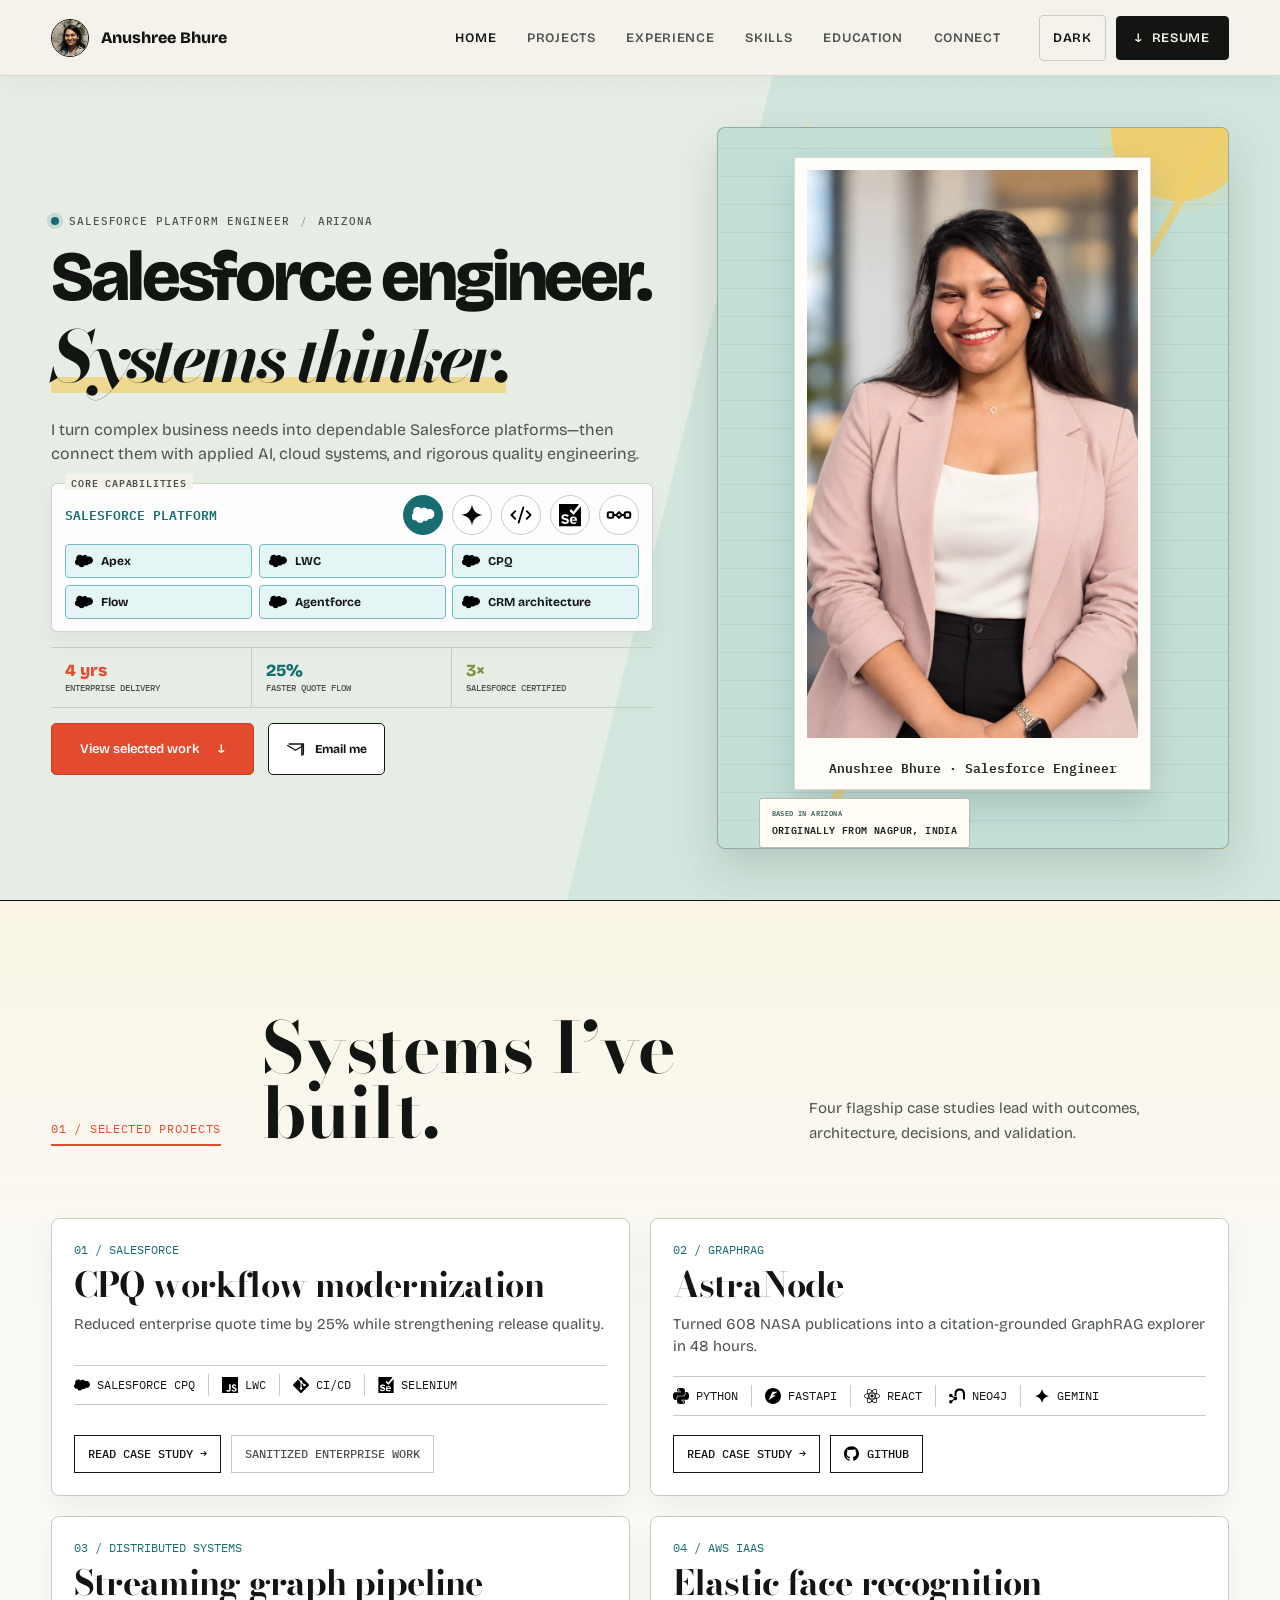
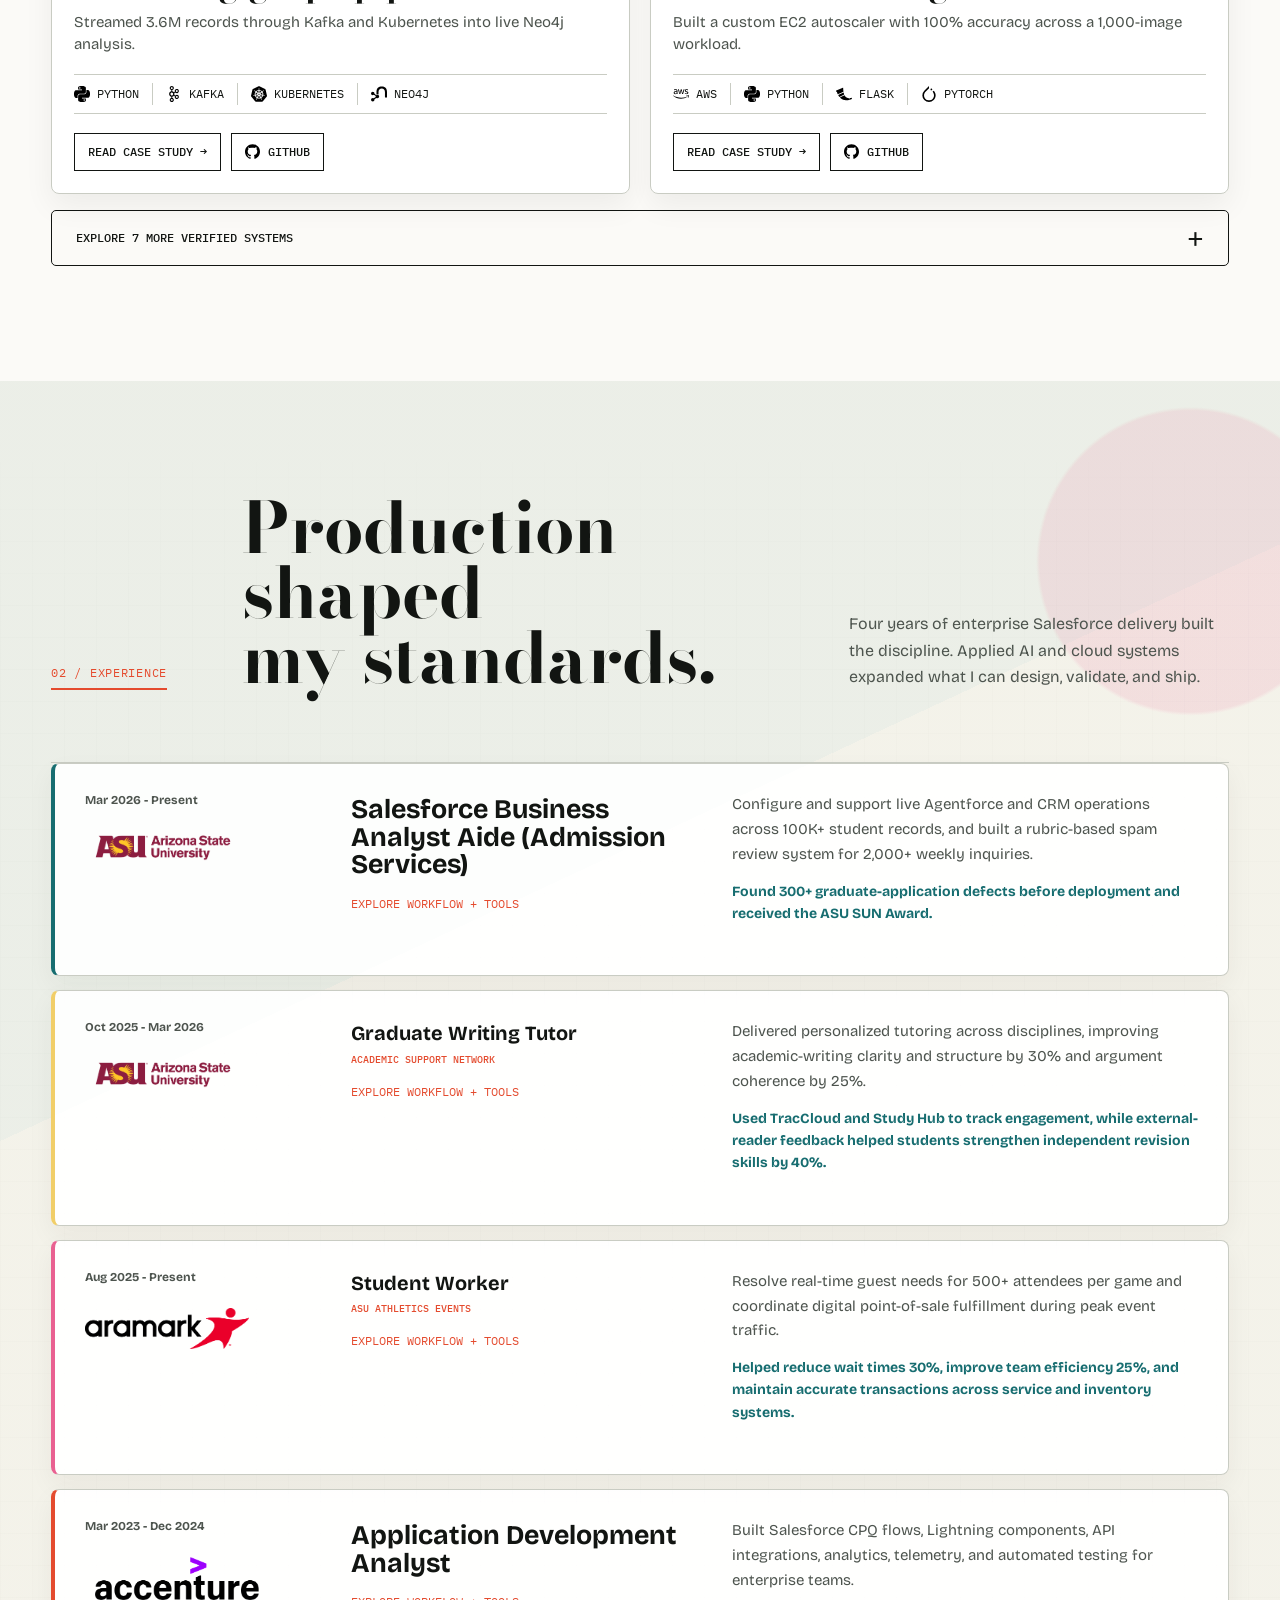
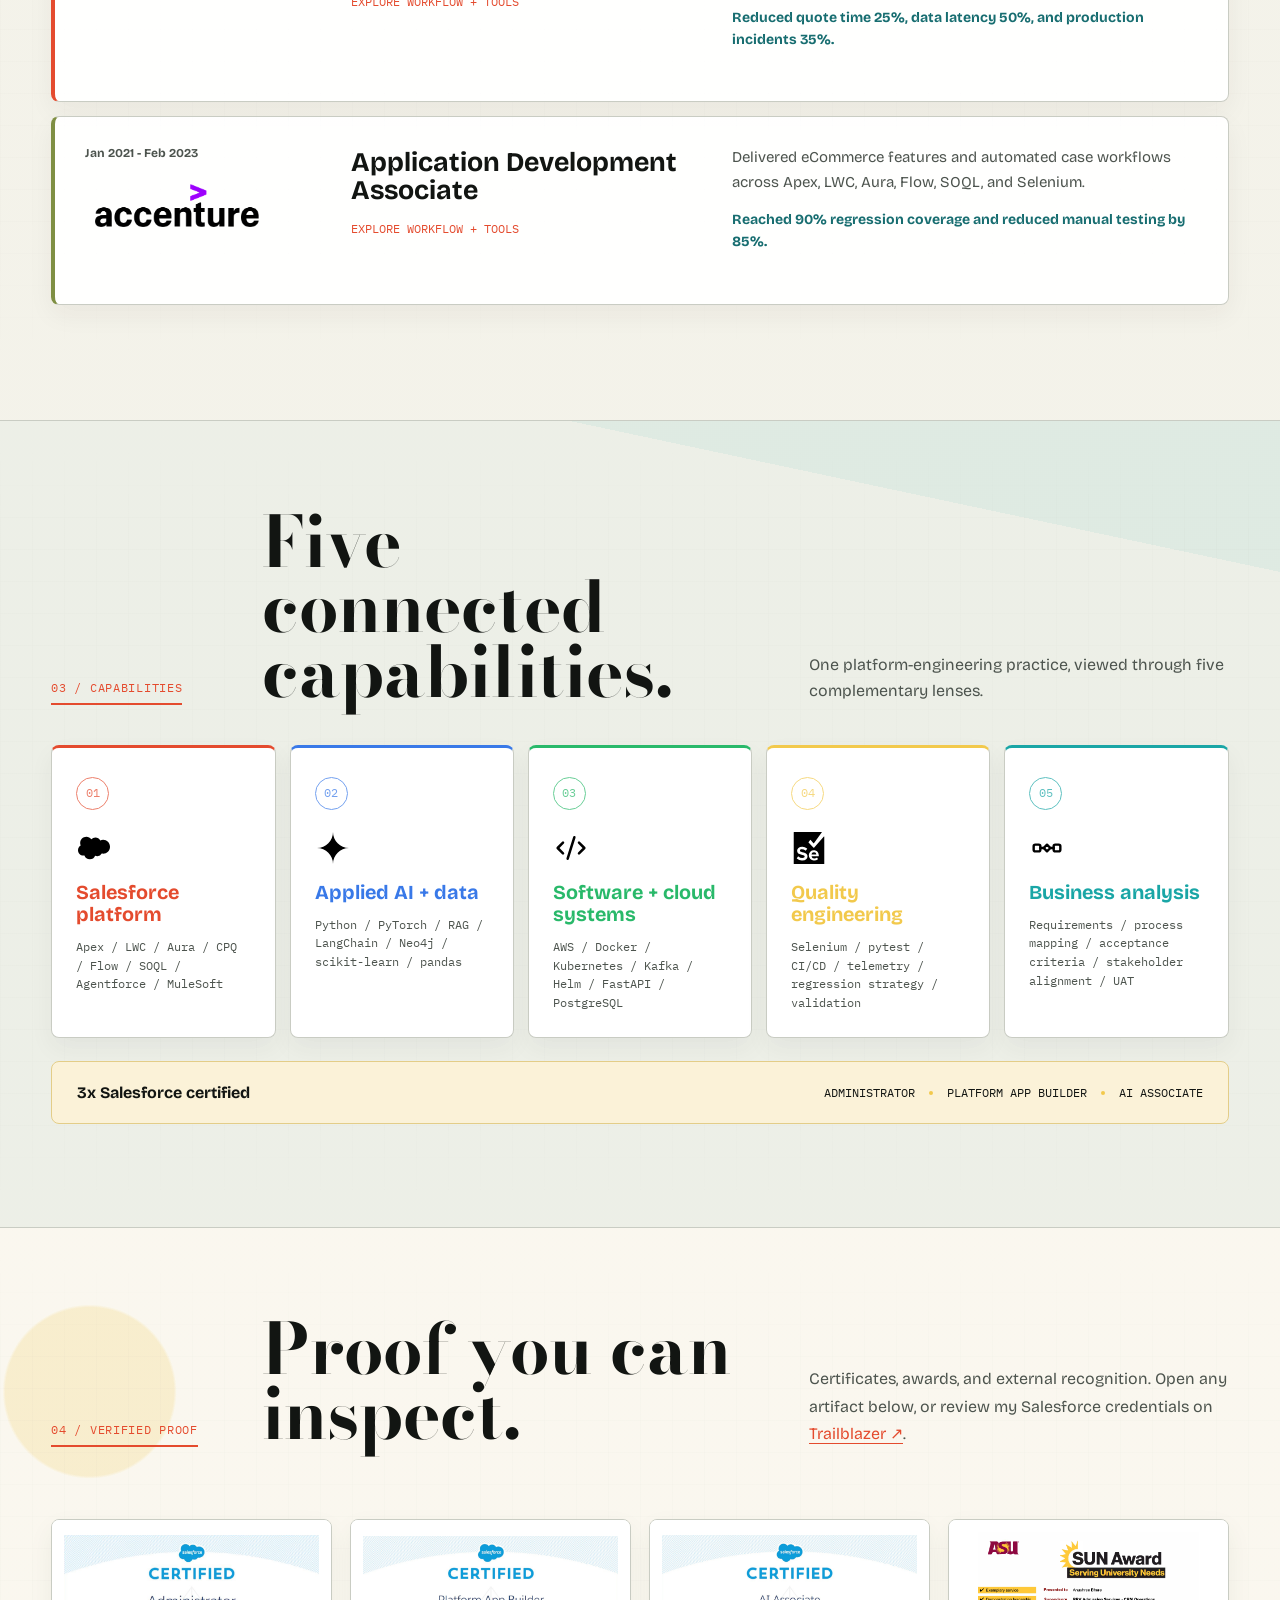
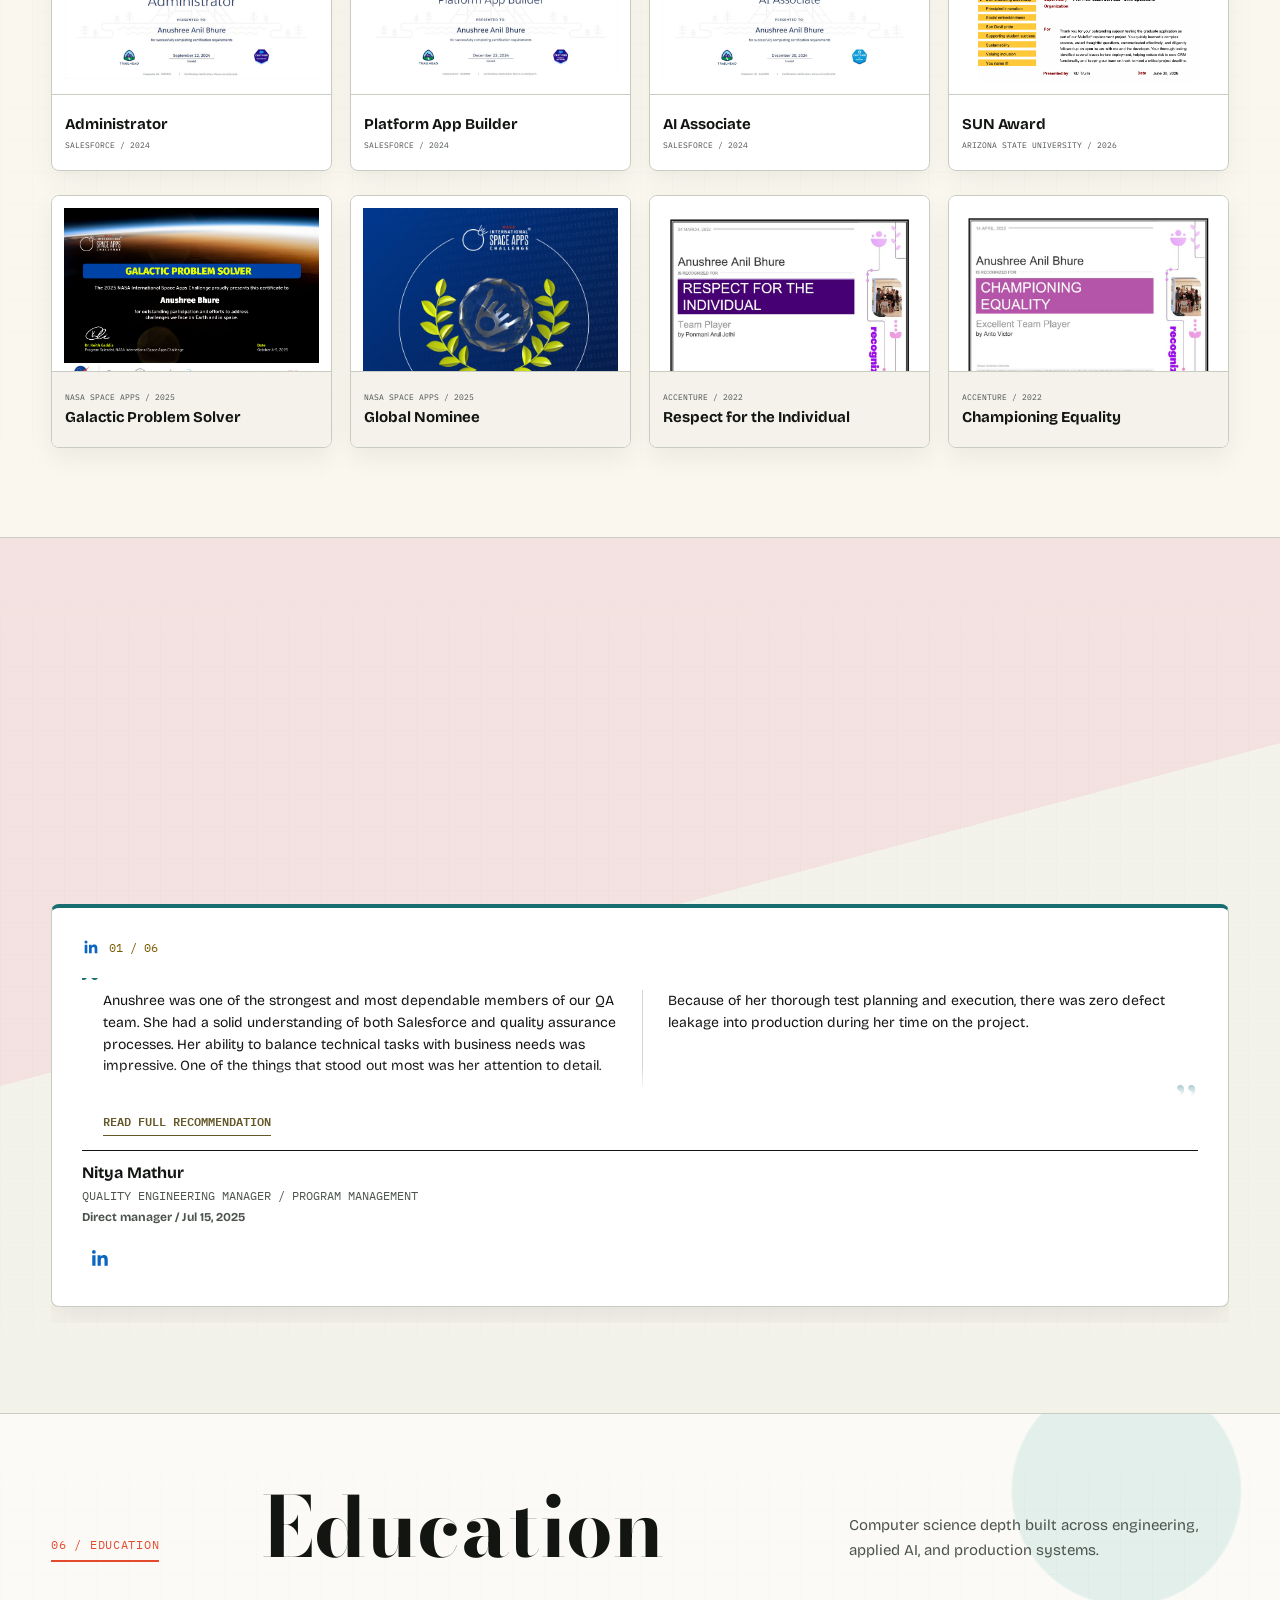
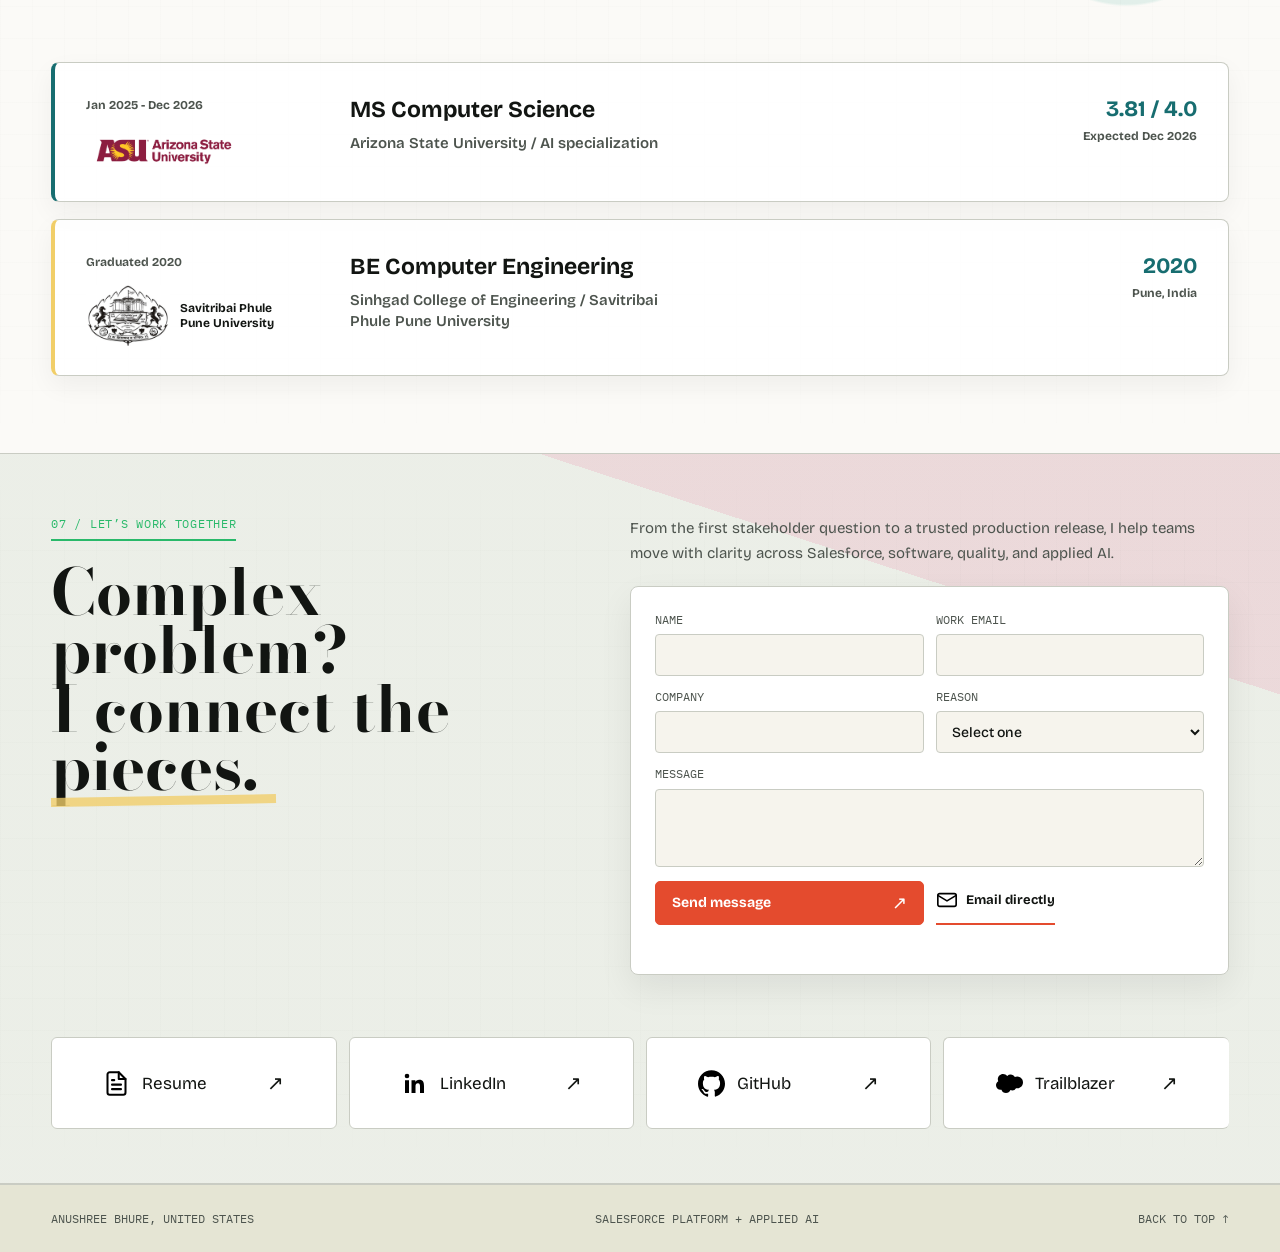
<file: index.html>
<!doctype html>
<html lang="en" data-theme="light">
<head>
  <meta charset="utf-8">
  <meta name="viewport" content="width=device-width, initial-scale=1">
  <title>Anushree Bhure | Salesforce Platform Engineer</title>
  <meta name="description" content="Anushree Bhure is a Salesforce platform engineer combining four years of enterprise delivery with applied AI, cloud systems, and production-minded testing.">
  <meta name="author" content="Anushree Bhure">
  <meta name="theme-color" content="#f4f2ea">
  <meta property="og:type" content="website">
  <meta property="og:url" content="https://anushreebhure98.github.io">
  <meta property="og:title" content="Anushree Bhure | Salesforce Platform Engineer">
  <meta property="og:description" content="Enterprise Salesforce experience. Applied AI depth. Measurable systems impact.">
  <meta property="og:image" content="https://anushreebhure98.github.io/assets/photo/anushree-social-professional.jpg">
  <meta property="og:image:width" content="1200">
  <meta property="og:image:height" content="1500">
  <meta property="og:image:alt" content="Anushree Bhure, Salesforce Platform Engineer">
  <meta name="twitter:card" content="summary_large_image">
  <meta name="twitter:title" content="Anushree Bhure | Salesforce Platform Engineer">
  <meta name="twitter:description" content="Enterprise Salesforce experience. Applied AI depth. Measurable systems impact.">
  <meta name="twitter:image" content="https://anushreebhure98.github.io/assets/photo/anushree-social-professional.jpg">
  <link rel="icon" type="image/svg+xml" href="favicon.svg">
  <link rel="canonical" href="https://anushreebhure98.github.io">
  <link rel="sitemap" type="application/xml" href="sitemap.xml">
  <link rel="preconnect" href="https://fonts.googleapis.com">
  <link rel="preconnect" href="https://fonts.gstatic.com" crossorigin>
  <link href="https://fonts.googleapis.com/css2?family=Bodoni+Moda:ital,opsz,wght@0,6..96,700;1,6..96,700&amp;family=Bricolage+Grotesque:opsz,wght@12..96,400;12..96,500;12..96,600;12..96,700;12..96,800&amp;family=IBM+Plex+Mono:wght@400;500&amp;display=swap" rel="stylesheet">
  <link rel="stylesheet" href="style.css?v=132">
  <script type="application/ld+json">
  {
    "@context": "https://schema.org",
    "@type": "Person",
    "name": "Anushree Bhure",
    "url": "https://anushreebhure98.github.io",
    "image": "https://anushreebhure98.github.io/assets/photo/anushree-social-professional.jpg",
    "jobTitle": "Salesforce Platform Engineer",
    "description": "Salesforce platform engineer combining enterprise delivery with applied AI, cloud systems, and production-minded testing.",
    "sameAs": [
      "https://www.linkedin.com/in/anushree-bhure",
      "https://github.com/anushreebhure98",
      "https://www.salesforce.com/trailblazer/anushreebhure"
    ],
    "affiliation": { "@type": "CollegeOrUniversity", "name": "Arizona State University" },
    "alumniOf": { "@type": "CollegeOrUniversity", "name": "Savitribai Phule Pune University" },
    "knowsAbout": [
      "Salesforce",
      "Salesforce CPQ",
      "Lightning Web Components",
      "Applied AI",
      "Quality Engineering",
      "Cloud Systems",
      "Business Analysis"
    ]
  }
  </script>
</head>
<body>
  <canvas class="watercolor-cursor" id="watercolor-cursor" aria-hidden="true"></canvas>
  <svg class="page-filters" width="0" height="0" aria-hidden="true" focusable="false">
    <filter id="portrait-green-screen" x="-5%" y="-5%" width="110%" height="110%" color-interpolation-filters="sRGB">
      <feColorMatrix in="SourceGraphic" result="keyed-alpha" type="matrix" values="1 0 0 0 0  0 1 0 0 0  0 0 1 0 0  1.4 -2.2 1.4 0 1"></feColorMatrix>
      <feComposite in="SourceGraphic" in2="keyed-alpha" operator="in"></feComposite>
    </filter>
  </svg>
  <a class="skip-link" href="#main">Skip to content</a>
  <div class="scroll-progress" aria-hidden="true"><span></span></div>

  <header class="site-header">
    <a class="brand" href="#top" aria-label="Anushree Bhure, home">
      <span class="brand-mark"><img src="assets/photo/anushree-avatar.webp" alt="" width="38" height="38"></span>
      <span class="brand-name">Anushree Bhure</span>
    </a>
    <nav class="desktop-nav" aria-label="Main navigation">
      <a href="#top">Home</a>
      <a href="#work">Projects</a>
      <a href="#experience">Experience</a>
      <a href="#capabilities">Skills</a>
      <a href="#education">Education</a>
      <a href="#contact">Connect</a>
    </nav>
    <div class="header-actions">
      <button class="theme-toggle" id="theme-toggle" type="button" aria-label="Switch to dark theme">Dark</button>
      <a class="header-cta" href="output/pdf/Anushree-Bhure-Resume.pdf" target="_blank" rel="noreferrer"><span aria-hidden="true">&#8595;</span> Resume</a>
      <button class="menu-toggle" id="menu-toggle" type="button" aria-label="Open navigation" aria-expanded="false"><span></span><span></span></button>
    </div>
    <nav class="mobile-nav" id="mobile-nav" aria-label="Mobile navigation">
      <a href="#work">Projects</a>
      <a href="#experience">Experience</a>
      <a href="#capabilities">Skills</a>
      <a href="#recommendations">Recommendations</a>
      <a href="#education">Education</a>
      <a href="output/pdf/Anushree-Bhure-Resume.pdf" target="_blank" rel="noreferrer">Resume</a>
      <a href="#contact">Contact</a>
    </nav>
  </header>

  <main id="main">
    <section class="hero hero-introduction" id="top">
      <div class="hero-content">
        <p class="hero-greeting"><span class="hero-status-dot" aria-hidden="true"></span> Salesforce Platform Engineer <strong>Arizona</strong></p>
        <h1 class="hero-primary-role">
          <span>Salesforce engineer.</span>
          <span>Systems thinker.</span>
        </h1>
        <p class="hero-positioning">I turn complex business needs into dependable Salesforce platforms&mdash;then connect them with applied AI, cloud systems, and rigorous quality engineering.</p>
        <div class="hero-skill-showcase" aria-label="Rotating professional capabilities">
          <div class="hero-skill-topline">
            <span data-mode-label>Salesforce platform</span>
            <div class="hero-mode-switcher" aria-label="Choose a professional capability">
              <button class="hero-tool tool-salesforce is-active" type="button" data-tool="salesforce" data-title="Salesforce platform" data-detail="Apex / LWC / CPQ / Flow / Agentforce / CRM architecture" data-index="01" aria-label="Show Salesforce platform skills" aria-pressed="true" title="Salesforce platform"><img src="assets/logos/salesforce.svg" alt="" width="28" height="24"></button>
              <button class="hero-tool tool-ai" type="button" data-tool="ai-engineer" data-title="Applied AI + data" data-detail="Python / RAG / LLMs / GraphRAG / PyTorch / evaluation" data-index="02" aria-label="Show applied AI and data skills" aria-pressed="false" title="Applied AI and data"><img src="assets/logos/googlegemini.svg" alt="" width="24" height="24"></button>
              <button class="hero-tool tool-software" type="button" data-tool="cloud-systems" data-title="Software + cloud systems" data-detail="AWS / Docker / Kubernetes / Kafka / FastAPI / APIs" data-index="03" aria-label="Show software and cloud systems skills" aria-pressed="false" title="Software and cloud systems"><img src="assets/logos/software-development.svg" alt="" width="25" height="25"></button>
              <button class="hero-tool tool-quality" type="button" data-tool="quality-engineer" data-title="Quality engineering" data-detail="Selenium / pytest / UAT / regression strategy / CI/CD / telemetry" data-index="04" aria-label="Show quality engineering skills" aria-pressed="false" title="Quality engineering"><img src="assets/logos/selenium.svg" alt="" width="24" height="24"></button>
              <button class="hero-tool tool-business" type="button" data-tool="business-analysis" data-title="Business analysis" data-detail="Requirements / process mapping / CRM / stakeholders / acceptance criteria" data-index="05" aria-label="Show business analysis skills" aria-pressed="false" title="Business analysis"><img src="assets/logos/business-analysis.svg" alt="" width="24" height="24"></button>
            </div>
          </div>
          <div class="hero-skill-list" data-skill-list><span><img src="assets/logos/salesforce.svg" alt="">Apex</span><span><img src="assets/logos/salesforce.svg" alt="">LWC</span><span><img src="assets/logos/salesforce.svg" alt="">CPQ</span><span><img src="assets/logos/salesforce.svg" alt="">Flow</span><span><img src="assets/logos/salesforce.svg" alt="">Agentforce</span><span><img src="assets/logos/salesforce.svg" alt="">CRM architecture</span></div>
        </div>
        <div class="hero-proof-notes" aria-label="Career highlights">
          <span><strong>4 yrs</strong> enterprise delivery</span>
          <span><strong>25%</strong> faster quote flow</span>
          <span><strong>3&times;</strong> Salesforce certified</span>
        </div>
        <div class="hero-actions">
          <a class="button button-primary" href="#work">View selected work <span aria-hidden="true">&#8595;</span></a>
          <a class="hero-email" href="mailto:anubhure98@gmail.com"><svg viewBox="0 0 24 24" aria-hidden="true"><path d="M4 5h16a2 2 0 0 1 2 2v10a2 2 0 0 1-2 2V7a2 2 0 0 1 2-2Z"></path><path d="m22 7-10 6L2 7"></path></svg><span>Email me</span></a>
        </div>
      </div>
      <figure class="hero-portrait" aria-label="Portrait of Anushree Bhure">
        <div class="portrait-sun" aria-hidden="true"></div>
        <div class="portrait-polaroid">
          <span class="portrait-tape" aria-hidden="true"></span>
          <img src="assets/photo/anushree-professional-portrait.webp" alt="Anushree Bhure in a pink blazer" width="1122" height="1402" fetchpriority="high" decoding="async">
          <p class="portrait-caption">Anushree Bhure &middot; Salesforce Engineer</p>
        </div>
        <p class="portrait-note portrait-note-origin"><span>Based in Arizona</span> Originally from Nagpur, India</p>
      </figure>
    </section>

    <section class="section work-section" id="work">
      <div class="section-heading work-heading reveal"><p class="section-index">01 / Selected projects</p><h2>Systems I&rsquo;ve built.</h2><p>Four flagship case studies lead with outcomes, architecture, decisions, and validation.</p></div>
      <section class="project-atlas reveal" aria-label="Selected project architecture library">
        <div class="atlas-track" id="atlas-track" aria-label="Project architecture posters">
          <article class="atlas-card">
            <div class="atlas-card-body"><div class="atlas-card-heading"><span>01 / Salesforce</span><h4>CPQ workflow modernization</h4><p class="atlas-outcome">Reduced enterprise quote time by 25% while strengthening release quality.</p></div><div class="atlas-skills" aria-label="Skills used"><span><img src="assets/logos/salesforce.svg" alt="">Salesforce CPQ</span><span><img src="assets/logos/javascript.svg" alt="">LWC</span><span><img src="assets/logos/git.svg" alt="">CI/CD</span><span><img src="assets/logos/selenium.svg" alt="">Selenium</span></div><div class="atlas-actions"><a href="case-studies/cpq-modernization.html">Read case study &#8594;</a><span class="atlas-action-muted">Sanitized enterprise work</span></div></div>
          </article>
          <article class="atlas-card">
            <div class="atlas-card-body"><div class="atlas-card-heading"><span>02 / GraphRAG</span><h4>AstraNode</h4><p class="atlas-outcome">Turned 608 NASA publications into a citation-grounded GraphRAG explorer in 48 hours.</p></div><div class="atlas-skills" aria-label="Skills used"><span><img src="assets/logos/python.svg" alt="">Python</span><span><img src="assets/logos/fastapi.svg" alt="">FastAPI</span><span><img src="assets/logos/react.svg" alt="">React</span><span><img src="assets/logos/neo4j.svg" alt="">Neo4j</span><span><img src="assets/logos/googlegemini.svg" alt="">Gemini</span></div><div class="atlas-actions"><a href="case-studies/astranode.html">Read case study &#8594;</a><a href="https://github.com/anushreebhure98/AstraNode" target="_blank" rel="noreferrer"><img src="assets/logos/github.svg" alt="">GitHub</a></div></div>
          </article>
          <article class="atlas-card">
            <div class="atlas-card-body"><div class="atlas-card-heading"><span>03 / Distributed systems</span><h4>Streaming graph pipeline</h4><p class="atlas-outcome">Streamed 3.6M records through Kafka and Kubernetes into live Neo4j analysis.</p></div><div class="atlas-skills" aria-label="Skills used"><span><img src="assets/logos/python.svg" alt="">Python</span><span><img src="assets/logos/apachekafka.svg" alt="">Kafka</span><span><img src="assets/logos/kubernetes.svg" alt="">Kubernetes</span><span><img src="assets/logos/neo4j.svg" alt="">Neo4j</span></div><div class="atlas-actions"><a href="case-studies/streaming-graph.html">Read case study &#8594;</a><a href="https://github.com/anushreebhure98/streaming-graph-pipeline-kubernetes" target="_blank" rel="noreferrer"><img src="assets/logos/github.svg" alt="">GitHub</a></div></div>
          </article>
          <article class="atlas-card">
            <div class="atlas-card-body"><div class="atlas-card-heading"><span>04 / AWS IaaS</span><h4>Elastic face recognition</h4><p class="atlas-outcome">Built a custom EC2 autoscaler with 100% accuracy across a 1,000-image workload.</p></div><div class="atlas-skills" aria-label="Skills used"><span><img src="assets/logos/amazonwebservices.svg" alt="">AWS</span><span><img src="assets/logos/python.svg" alt="">Python</span><span><img src="assets/logos/flask.svg" alt="">Flask</span><span><img src="assets/logos/pytorch.svg" alt="">PyTorch</span></div><div class="atlas-actions"><a href="case-studies/elastic-face-recognition.html">Read case study &#8594;</a><a href="https://github.com/anushreebhure98/aws-elastic-face-recognition" target="_blank" rel="noreferrer"><img src="assets/logos/github.svg" alt="">GitHub</a></div></div>
          </article>
          <article class="atlas-card">
            <div class="atlas-card-body"><div class="atlas-card-heading"><span>05 / Edge + serverless</span><h4>Serverless + edge recognition</h4></div><div class="atlas-skills" aria-label="Skills used"><span><img src="assets/logos/awslambda.svg" alt="">Lambda</span><span><img src="assets/logos/amazonwebservices.svg" alt="">Greengrass</span><span><img src="assets/logos/python.svg" alt="">Python</span><span><img src="assets/logos/pytorch.svg" alt="">PyTorch</span></div><div class="atlas-actions"><a href="assets/visuals/serverless-edge-recognition.svg" target="_blank" rel="noreferrer">How it works &#8599;</a><a href="https://github.com/anushreebhure98/aws-serverless-edge-face-recognition" target="_blank" rel="noreferrer"><img src="assets/logos/github.svg" alt="">GitHub</a></div></div>
          </article>
          <article class="atlas-card">
            <div class="atlas-card-body"><div class="atlas-card-heading"><span>06 / AI safety</span><h4>Stealthy RAG poisoning</h4></div><div class="atlas-skills" aria-label="Skills used"><span><img src="assets/logos/python.svg" alt="">Python</span><span><img src="assets/logos/langchain.svg" alt="">LangChain</span><span><img src="assets/logos/scikitlearn.svg" alt="">scikit-learn</span><span><img src="assets/logos/pytorch.svg" alt="">PyTorch</span></div><div class="atlas-actions"><a href="assets/visuals/rag-poisoning-defense.svg" target="_blank" rel="noreferrer">How it works &#8599;</a><a href="https://github.com/anushreebhure98/KRR-Final-Project" target="_blank" rel="noreferrer"><img src="assets/logos/github.svg" alt="">GitHub</a></div></div>
          </article>
          <article class="atlas-card">
            <div class="atlas-card-body"><div class="atlas-card-heading"><span>07 / Blockchain</span><h4>Shipment provenance</h4></div><div class="atlas-skills" aria-label="Skills used"><span><img src="assets/logos/go.svg" alt="">Go</span><span><img src="assets/logos/nodedotjs.svg" alt="">Node.js</span><span><img src="assets/logos/ipfs.svg" alt="">IPFS</span><span class="atlas-skill-text">Fabric</span></div><div class="atlas-actions"><a href="assets/visuals/blockchain-provenance.svg" target="_blank" rel="noreferrer">How it works &#8599;</a><a href="https://github.com/Blugil/group1-cse540-blockchain" target="_blank" rel="noreferrer"><img src="assets/logos/github.svg" alt="">Team repo</a></div></div>
          </article>
          <article class="atlas-card">
            <div class="atlas-card-body"><div class="atlas-card-heading"><span>08 / Machine learning</span><h4>MovieLens recommendations</h4></div><div class="atlas-skills" aria-label="Skills used"><span><img src="assets/logos/python.svg" alt="">Python</span><span><img src="assets/logos/pandas.svg" alt="">pandas</span><span><img src="assets/logos/scipy.svg" alt="">SciPy</span><span><img src="assets/logos/scikitlearn.svg" alt="">scikit-learn</span></div><div class="atlas-actions"><a href="assets/visuals/movielens-recommendations.svg" target="_blank" rel="noreferrer">How it works &#8599;</a><span class="atlas-action-muted">Report verified</span></div></div>
          </article>
          <article class="atlas-card">
            <div class="atlas-card-body"><div class="atlas-card-heading"><span>09 / Quality engineering</span><h4>Software verification lab</h4></div><div class="atlas-skills" aria-label="Skills used"><span><img src="assets/logos/python.svg" alt="">Python</span><span><img src="assets/logos/pytest.svg" alt="">pytest</span><span><img src="assets/logos/selenium.svg" alt="">Selenium</span><span><img src="assets/logos/openjdk.svg" alt="">Java</span></div><div class="atlas-actions"><a href="assets/visuals/software-verification-lab.svg" target="_blank" rel="noreferrer">How it works &#8599;</a><span class="atlas-action-muted">Reports verified</span></div></div>
          </article>
          <article class="atlas-card">
            <div class="atlas-card-body"><div class="atlas-card-heading"><span>10 / Language design</span><h4>Grammel language</h4></div><div class="atlas-skills" aria-label="Skills used"><span><img src="assets/logos/openjdk.svg" alt="">Java</span><span><img src="assets/logos/gnubash.svg" alt="">Shell</span><span class="atlas-skill-text">ANTLR 4</span><span class="atlas-skill-text">Prolog</span></div><div class="atlas-actions"><a href="assets/visuals/grammel-language.svg" target="_blank" rel="noreferrer">How it works &#8599;</a><a href="https://github.com/akulhada/SER502-Grammel-Team24" target="_blank" rel="noreferrer"><img src="assets/logos/github.svg" alt="">Team repo</a></div></div>
          </article>
          <article class="atlas-card">
            <div class="atlas-card-body"><div class="atlas-card-heading"><span>11 / Published research</span><h4>Skin cancer detection</h4></div><div class="atlas-skills" aria-label="Skills used"><span><img src="assets/logos/python.svg" alt="">Python</span><span><img src="assets/logos/opencv.svg" alt="">OpenCV</span><span><img src="assets/logos/scikitlearn.svg" alt="">K-means</span><span class="atlas-skill-text">CNN</span></div><div class="atlas-actions"><a href="assets/visuals/skin-cancer-detection.svg" target="_blank" rel="noreferrer">How it works &#8599;</a><a href="https://sersc.org/journals/index.php/IJFGCN/article/view/28393" target="_blank" rel="noreferrer">Publication &#8599;</a></div></div>
          </article>
        </div>
        <button class="project-library-toggle" id="project-library-toggle" type="button" aria-expanded="false" aria-controls="atlas-track"><span>Explore 7 more verified systems</span><b aria-hidden="true">+</b></button>
      </section>
    </section>

    <section class="section experience-section" id="experience">
      <div class="section-heading experience-heading reveal"><p class="section-index">02 / Experience</p><h2>Production shaped<br>my standards.</h2><p>Four years of enterprise Salesforce delivery built the discipline. Applied AI and cloud systems expanded what I can design, validate, and ship.</p></div>
      <div class="experience-list">
        <article class="experience-row reveal" tabindex="0">
          <div class="experience-meta"><div class="experience-date">Mar 2026 - Present</div><div class="experience-brand experience-brand-asu"><img class="experience-logo experience-logo-asu" src="assets/journey/asu-logo.png" alt="Arizona State University"></div></div>
          <div class="experience-role"><h3>Salesforce Business Analyst Aide (Admission Services)</h3><span class="experience-explore">Explore workflow + tools</span></div>
          <div class="experience-detail"><p>Configure and support live Agentforce and CRM operations across 100K+ student records, and built a rubric-based spam review system for 2,000+ weekly inquiries.</p><span>Found 300+ graduate-application defects before deployment and received the ASU SUN Award.</span></div>
          <div class="experience-workflow"><div class="experience-workflow-heading"><strong>Admissions operations workflow</strong><span>What I do</span></div><div class="experience-workflow-tree"><span>Inquiry signals</span><i aria-hidden="true"></i><span>Rubric + triage</span><i aria-hidden="true"></i><span>Agentforce + CRM</span><i aria-hidden="true"></i><span>UAT + defect gates</span><i aria-hidden="true"></i><span>Reliable decisions</span></div><div class="experience-workflow-tools"><span><img src="assets/logos/salesforce.svg" alt="">Salesforce</span><span>Agentforce</span><span>Business analysis</span><span>UAT</span><span>Data quality</span></div></div>
        </article>
        <article class="experience-row experience-row-secondary reveal" tabindex="0">
          <div class="experience-meta"><div class="experience-date">Oct 2025 - Mar 2026</div><div class="experience-brand experience-brand-asu"><img class="experience-logo experience-logo-asu" src="assets/journey/asu-logo.png" alt="Arizona State University"></div></div>
          <div class="experience-role"><h3>Graduate Writing Tutor</h3><span class="experience-context">Academic Support Network</span><span class="experience-explore">Explore workflow + tools</span></div>
          <div class="experience-detail"><p>Delivered personalized tutoring across disciplines, improving academic-writing clarity and structure by 30% and argument coherence by 25%.</p><span>Used TracCloud and Study Hub to track engagement, while external-reader feedback helped students strengthen independent revision skills by 40%.</span></div>
          <div class="experience-workflow"><div class="experience-workflow-heading"><strong>Graduate writing support workflow</strong><span>How I coached</span></div><div class="experience-workflow-tree"><span>Student goal</span><i aria-hidden="true"></i><span>Draft diagnosis</span><i aria-hidden="true"></i><span>Targeted feedback</span><i aria-hidden="true"></i><span>Revision strategy</span><i aria-hidden="true"></i><span>Stronger writing</span></div><div class="experience-workflow-tools"><span>Academic writing</span><span>TracCloud</span><span>Study Hub</span><span>Editing</span><span>Student coaching</span></div></div>
        </article>
        <article class="experience-row experience-row-secondary reveal" tabindex="0">
          <div class="experience-meta"><div class="experience-date">Aug 2025 - Present</div><div class="experience-brand experience-brand-aramark"><img class="experience-logo experience-logo-aramark experience-logo-aramark-light" src="assets/logos/aramark-wordmark.png" alt="Aramark"><img class="experience-logo experience-logo-aramark experience-logo-aramark-dark" src="assets/logos/aramark-wordmark.png" alt="Aramark"></div></div>
          <div class="experience-role"><h3>Student Worker</h3><span class="experience-context">ASU Athletics events</span><span class="experience-explore">Explore workflow + tools</span></div>
          <div class="experience-detail"><p>Resolve real-time guest needs for 500+ attendees per game and coordinate digital point-of-sale fulfillment during peak event traffic.</p><span>Helped reduce wait times 30%, improve team efficiency 25%, and maintain accurate transactions across service and inventory systems.</span></div>
          <div class="experience-workflow"><div class="experience-workflow-heading"><strong>Live event operations workflow</strong><span>How I delivered</span></div><div class="experience-workflow-tree"><span>Guest request</span><i aria-hidden="true"></i><span>Digital POS</span><i aria-hidden="true"></i><span>Team fulfillment</span><i aria-hidden="true"></i><span>Transaction + inventory</span><i aria-hidden="true"></i><span>Resolved experience</span></div><div class="experience-workflow-tools"><span>Customer service</span><span>Point of sale</span><span>Order fulfillment</span><span>Inventory accuracy</span><span>Event operations</span></div></div>
        </article>
        <article class="experience-row reveal" tabindex="0">
          <div class="experience-meta"><div class="experience-date">Mar 2023 - Dec 2024</div><div class="experience-brand experience-brand-accenture"><img class="experience-logo experience-logo-accenture" src="assets/logos/accenture-wordmark.png" alt="Accenture"></div></div>
          <div class="experience-role"><h3>Application Development Analyst</h3><span class="experience-explore">Explore workflow + tools</span></div>
          <div class="experience-detail"><p>Built Salesforce CPQ flows, Lightning components, API integrations, analytics, telemetry, and automated testing for enterprise teams.</p><span>Reduced quote time 25%, data latency 50%, and production incidents 35%.</span></div>
          <div class="experience-workflow"><div class="experience-workflow-heading"><strong>Enterprise CPQ delivery workflow</strong><span>What I built</span></div><div class="experience-workflow-tree"><span>Sales requirements</span><i aria-hidden="true"></i><span>CPQ rules</span><i aria-hidden="true"></i><span>Apex + LWC + APIs</span><i aria-hidden="true"></i><span>Telemetry + automation</span><i aria-hidden="true"></i><span>Faster releases</span></div><div class="experience-workflow-tools"><span><img src="assets/logos/salesforce.svg" alt="">Salesforce CPQ</span><span>Apex</span><span>LWC</span><span>REST APIs</span><span>Selenium</span></div></div>
        </article>
        <article class="experience-row reveal" tabindex="0">
          <div class="experience-meta"><div class="experience-date">Jan 2021 - Feb 2023</div><div class="experience-brand experience-brand-accenture"><img class="experience-logo experience-logo-accenture" src="assets/logos/accenture-wordmark.png" alt="Accenture"></div></div>
          <div class="experience-role"><h3>Application Development Associate</h3><span class="experience-explore">Explore workflow + tools</span></div>
          <div class="experience-detail"><p>Delivered eCommerce features and automated case workflows across Apex, LWC, Aura, Flow, SOQL, and Selenium.</p><span>Reached 90% regression coverage and reduced manual testing by 85%.</span></div>
          <div class="experience-workflow"><div class="experience-workflow-heading"><strong>Commerce feature workflow</strong><span>How I delivered</span></div><div class="experience-workflow-tree"><span>User story</span><i aria-hidden="true"></i><span>Apex + UI build</span><i aria-hidden="true"></i><span>Flow + SOQL</span><i aria-hidden="true"></i><span>Selenium regression</span><i aria-hidden="true"></i><span>Stable release</span></div><div class="experience-workflow-tools"><span><img src="assets/logos/salesforce.svg" alt="">Salesforce</span><span>Apex</span><span>LWC + Aura</span><span>Flow</span><span>Selenium</span></div></div>
        </article>
      </div>
    </section>

    <section class="capabilities-section" id="capabilities">
      <div class="capability-lead reveal"><p class="section-index">03 / Capabilities</p><h2>Five connected<br>capabilities.</h2><p>One platform-engineering practice, viewed through five complementary lenses.</p></div>
      <div class="capability-groups">
        <article class="capability-group reveal"><span>01</span><img src="assets/logos/salesforce.svg" alt=""><h3>Salesforce platform</h3><p>Apex / LWC / Aura / CPQ / Flow / SOQL / Agentforce / MuleSoft</p></article>
        <article class="capability-group reveal"><span>02</span><img src="assets/logos/googlegemini.svg" alt=""><h3>Applied AI + data</h3><p>Python / PyTorch / RAG / LangChain / Neo4j / scikit-learn / pandas</p></article>
        <article class="capability-group reveal"><span>03</span><img src="assets/logos/software-development.svg" alt=""><h3>Software + cloud systems</h3><p>AWS / Docker / Kubernetes / Kafka / Helm / FastAPI / PostgreSQL</p></article>
        <article class="capability-group reveal"><span>04</span><img src="assets/logos/selenium.svg" alt=""><h3>Quality engineering</h3><p>Selenium / pytest / CI/CD / telemetry / regression strategy / validation</p></article>
        <article class="capability-group reveal"><span>05</span><img src="assets/logos/business-analysis.svg" alt=""><h3>Business analysis</h3><p>Requirements / process mapping / acceptance criteria / stakeholder alignment / UAT</p></article>
      </div>
      <div class="cert-line reveal"><span>3x Salesforce certified</span><p>Administrator <i></i> Platform App Builder <i></i> AI Associate</p></div>
    </section>

    <section class="credentials-section" id="credentials">
      <div class="credentials-heading reveal"><p class="section-index">04 / Verified proof</p><h2>Proof you can inspect.</h2><p>Certificates, awards, and external recognition. Open any artifact below, or review my Salesforce credentials on <a href="https://www.salesforce.com/trailblazer/anushreebhure" target="_blank" rel="noreferrer">Trailblazer &#8599;</a>.</p></div>
      <div class="credential-gallery reveal">
        <a class="credential-item" href="assets/journey/cert-administrator.png" target="_blank" rel="noreferrer"><img src="assets/journey/cert-administrator.png" alt="Salesforce Certified Administrator certificate" loading="lazy"><span><strong>Administrator</strong><small>Salesforce / 2024</small></span></a>
        <a class="credential-item" href="assets/journey/cert-platform-app-builder.png" target="_blank" rel="noreferrer"><img src="assets/journey/cert-platform-app-builder.png" alt="Salesforce Platform App Builder certificate" loading="lazy"><span><strong>Platform App Builder</strong><small>Salesforce / 2024</small></span></a>
        <a class="credential-item" href="assets/journey/cert-ai-associate.png" target="_blank" rel="noreferrer"><img src="assets/journey/cert-ai-associate.png" alt="Salesforce AI Associate certificate" loading="lazy"><span><strong>AI Associate</strong><small>Salesforce / 2024</small></span></a>
        <a class="credential-item" href="assets/journey/sun-award.png" target="_blank" rel="noreferrer"><img src="assets/journey/sun-award.png" alt="Arizona State University SUN Award certificate" loading="lazy"><span><strong>SUN Award</strong><small>Arizona State University / 2026</small></span></a>
      </div>
      <div class="proof-evidence reveal" aria-label="NASA and Accenture recognition artifacts">
        <a class="proof-evidence-card proof-evidence-main" href="output/pdf/NASA-Space-Apps-2025-Anushree-Bhure-Participant-Certificate.pdf" target="_blank" rel="noreferrer">
          <span class="proof-evidence-media"><img src="assets/proof/nasa-participant-2025.png" alt="NASA Space Apps 2025 Galactic Problem Solver participant certificate for Anushree Bhure" loading="lazy"></span>
          <span class="proof-evidence-copy"><span><small>NASA Space Apps / 2025</small><strong>Galactic Problem Solver</strong></span><em>Open certificate &#8599;</em></span>
        </a>
        <div class="proof-evidence-side">
          <a class="proof-evidence-card proof-evidence-wide proof-evidence-nominee" href="assets/proof/nasa-global-nominee-2025.png" target="_blank" rel="noreferrer">
            <span class="proof-evidence-media"><img src="assets/proof/nasa-global-nominee-2025.png" alt="2025 NASA International Space Apps Challenge Global Nominees graphic" loading="lazy"></span>
            <span class="proof-evidence-copy"><span><small>NASA Space Apps / 2025</small><strong>Global Nominee</strong></span><em>View proof &#8599;</em></span>
          </a>
          <a class="proof-evidence-card proof-evidence-small" href="assets/proof/accenture-respect-individual-2022.jpeg" target="_blank" rel="noreferrer">
            <span class="proof-evidence-media"><img src="assets/proof/accenture-respect-individual-2022.jpeg" alt="Accenture Respect for the Individual recognition for Anushree Anil Bhure" loading="lazy"></span>
            <span class="proof-evidence-copy"><span><small>Accenture / 2022</small><strong>Respect for the Individual</strong></span><em>View &#8599;</em></span>
          </a>
          <a class="proof-evidence-card proof-evidence-small" href="assets/proof/accenture-championing-equality-2022.jpeg" target="_blank" rel="noreferrer">
            <span class="proof-evidence-media"><img src="assets/proof/accenture-championing-equality-2022.jpeg" alt="Accenture Championing Equality recognition for Anushree Anil Bhure" loading="lazy"></span>
            <span class="proof-evidence-copy"><span><small>Accenture / 2022</small><strong>Championing Equality</strong></span><em>View &#8599;</em></span>
          </a>
        </div>
      </div>
    </section>

    <section class="recommendations-section" id="recommendations">
      <div class="recommendations-header reveal">
        <div><p class="section-index">05 / LinkedIn recommendations</p><h2>Known for the work<br>behind the work.</h2><a class="recommendations-source" href="https://www.linkedin.com/in/anushree-bhure/details/recommendations/" target="_blank" rel="noreferrer" aria-label="Open Anushree's recommendations on LinkedIn" title="Open recommendations on LinkedIn"><img src="assets/logos/linkedin.svg" alt="" width="24" height="24"></a></div>
        <div class="recommendation-controls" aria-label="Recommendation navigation">
          <button id="recommendation-prev" type="button" aria-label="Previous recommendation">&#8592;</button>
          <button id="recommendation-next" type="button" aria-label="Next recommendation">&#8594;</button>
        </div>
      </div>
      <div class="recommendation-track" id="recommendation-track" tabindex="0" aria-label="Six LinkedIn recommendations">
        <figure class="recommendation-card"><span class="recommendation-number"><img src="assets/logos/linkedin.svg" alt="" width="18" height="18">01 / 06</span><blockquote><p>I had the pleasure of working alongside Anushree at ASU&rsquo;s Academic Support Network, and I was consistently impressed by her professionalism, communication, and collaborative mindset.</p><p>What stood out most was her ability to communicate clearly and thoughtfully, whether she was explaining complex ideas, giving constructive feedback, or working with others on shared projects. We collaborated on content for ASU&rsquo;s Online Study Hub, and she always brought strong ideas, followed through reliably, and contributed with care and attention to detail.</p><p>Anushree brings that same positive energy and dedication to everything she does. She is thoughtful, dependable, and genuinely easy to work with. Any team would be fortunate to have her.</p></blockquote><figcaption><strong>Laura Coulome</strong><span>Customer Support Engineer Intern / Schneider Electric</span><small>Same team / Apr 5, 2026</small><a class="recommendation-link" href="https://www.linkedin.com/in/anushree-bhure/details/recommendations/" target="_blank" rel="noreferrer" aria-label="View Laura Coulome's recommendation on LinkedIn" title="View on LinkedIn"><img src="assets/logos/linkedin.svg" alt="" width="22" height="22"></a></figcaption></figure>
        <figure class="recommendation-card"><span class="recommendation-number"><img src="assets/logos/linkedin.svg" alt="" width="18" height="18">02 / 06</span><blockquote><p>Anushree was one of the strongest and most dependable members of our QA team. She had a solid understanding of both Salesforce and quality assurance processes. Her ability to balance technical tasks with business needs was impressive. One of the things that stood out most was her attention to detail. Because of her thorough test planning and execution, there was zero defect leakage into production during her time on the project.</p><p>She often contributed in a dual role, handling responsibilities as both a tester and a developer. Whether it was writing test cases, fixing bugs, automating test scripts, or supporting deployments, Anushree stepped in with confidence and consistency. Her flexibility and willingness to take ownership made her a key contributor to the team&rsquo;s success.</p><p>Her communication skills were excellent. She built strong relationships with clients, handled discussions clearly and professionally, and ensured everyone stayed aligned throughout the project. She brought a positive attitude to work every day and created a supportive environment for her teammates. People naturally turned to her when they needed help or guidance.</p><p>Anushree was regularly appreciated for her contributions and was nominated multiple times for monthly team awards. She never backed down from a challenge and always approached her work with energy and optimism. It was truly a pleasure to have her on the team, and I am confident she will continue to thrive in her future roles.</p></blockquote><figcaption><strong>Nitya Mathur</strong><span>Quality Engineering Manager / Program Management</span><small>Direct manager / Jul 15, 2025</small><a class="recommendation-link" href="https://www.linkedin.com/in/anushree-bhure/details/recommendations/" target="_blank" rel="noreferrer" aria-label="View Nitya Mathur's recommendation on LinkedIn" title="View on LinkedIn"><img src="assets/logos/linkedin.svg" alt="" width="22" height="22"></a></figcaption></figure>
        <figure class="recommendation-card"><span class="recommendation-number"><img src="assets/logos/linkedin.svg" alt="" width="18" height="18">03 / 06</span><blockquote><p>From the association having with Anushree, I strongly recommend her to any project based on dedication and passionate to deliver project successfully without compromising in quality.</p></blockquote><figcaption><strong>Jhansy Bhogadi</strong><span>Quality Engineering Senior Analyst / Salesforce</span><small>Same team / Jun 14, 2025</small><a class="recommendation-link" href="https://www.linkedin.com/in/anushree-bhure/details/recommendations/" target="_blank" rel="noreferrer" aria-label="View Jhansy Bhogadi's recommendation on LinkedIn" title="View on LinkedIn"><img src="assets/logos/linkedin.svg" alt="" width="22" height="22"></a></figcaption></figure>
        <figure class="recommendation-card"><span class="recommendation-number"><img src="assets/logos/linkedin.svg" alt="" width="18" height="18">04 / 06</span><blockquote><p>I had the opportunity to work closely with Anushree for over two years on a Salesforce project, where she played a key role as a Salesforce Tester while I worked as a Developer. Throughout our collaboration, she consistently impressed me with her strong testing skills, attention to detail, and deep understanding of Salesforce functionalities. Her proactive approach and commitment to delivering high-quality results made her an invaluable part of the team. She&rsquo;s not only a reliable professional but also a great team player.</p></blockquote><figcaption><strong>Charanraj P C</strong><span>SDE at Comcast / Salesforce Developer / 6&times; Certified</span><small>Different teams / Jun 12, 2025</small><a class="recommendation-link" href="https://www.linkedin.com/in/anushree-bhure/details/recommendations/" target="_blank" rel="noreferrer" aria-label="View Charanraj P C's recommendation on LinkedIn" title="View on LinkedIn"><img src="assets/logos/linkedin.svg" alt="" width="22" height="22"></a></figcaption></figure>
        <figure class="recommendation-card"><span class="recommendation-number"><img src="assets/logos/linkedin.svg" alt="" width="18" height="18">05 / 06</span><blockquote><p>I had the privilege of working with Anushree on several Salesforce projects, and I can confidently say she is one of the most meticulous and dedicated Salesforce testers I&rsquo;ve worked with. Her deep understanding of Salesforce functionalities, attention to detail, and ability to identify critical issues have consistently ensured the delivery of high-quality solutions.</p></blockquote><figcaption><strong>Romil Anand</strong><span>Technical Lead / 11&times; Salesforce Certified / CPQ and CLM</span><small>Same team / Dec 20, 2024</small><a class="recommendation-link" href="https://www.linkedin.com/in/anushree-bhure/details/recommendations/" target="_blank" rel="noreferrer" aria-label="View Romil Anand's recommendation on LinkedIn" title="View on LinkedIn"><img src="assets/logos/linkedin.svg" alt="" width="22" height="22"></a></figcaption></figure>
        <figure class="recommendation-card"><span class="recommendation-number"><img src="assets/logos/linkedin.svg" alt="" width="18" height="18">06 / 06</span><blockquote><p>Anushree and me joined hands in one of the projects. Where I saw her sheer professionalism and great quality and work ! I strongly recommend Anushree based on the outstanding work she has done as a Salesforce Testing sphere. She is good in analyzing the salesforce terminologies, lingos and assessing the level of testing tasks according to the configured and custom functionalities.</p><p>She is a go to person in case of any project functionalities or techno-functional queries. She has led many UAT calls and provided analysis over any findings, defects, misses thereon ensuring that there are minimal defect leakages in software to be deployed. She has her expertise in Manual as well as automation test methodologies and SDLCs as well. Her efficient communication skills ensure smooth project functioning and great offerings to clients in the Service Industry sphere.</p><p>She prepared documents for future reference and knowledge sharing. and conducted KT Sessions. She was continuously learning and up-to-date with Salesforce updates, new features, and industry trends etc. Overall she is a great to have colleague to work with and her helping nature will take her to the next level in future.</p></blockquote><figcaption><strong>Akash Choudhary</strong><span>Deputy Manager / Business Analyst at Michelin / Ex-Accenture</span><small>Senior colleague / Jul 27, 2024</small><a class="recommendation-link" href="https://www.linkedin.com/in/anushree-bhure/details/recommendations/" target="_blank" rel="noreferrer" aria-label="View Akash Choudhary's recommendation on LinkedIn" title="View on LinkedIn"><img src="assets/logos/linkedin.svg" alt="" width="22" height="22"></a></figcaption></figure>
      </div>
    </section>

    <section class="education-section" id="education">
      <div class="education-label reveal"><p class="section-index">06 / Education</p><h2>Education</h2><p>Computer science depth built across engineering, applied AI, and production systems.</p></div>
      <div class="education-list">
        <article class="education-row reveal"><div class="education-meta"><div class="education-date">Jan 2025 - Dec 2026</div><div class="education-brand education-brand-asu"><img class="education-logo education-logo-asu" src="assets/journey/asu-logo.png" alt="Arizona State University"></div></div><div class="education-degree"><h3>MS Computer Science</h3><p>Arizona State University / AI specialization</p></div><div class="education-detail"><strong>3.81 / 4.0</strong><span>Expected Dec 2026</span></div></article>
        <article class="education-row reveal"><div class="education-meta"><div class="education-date">Graduated 2020</div><div class="education-brand education-brand-sppu"><img class="education-logo education-logo-sppu" src="assets/logos/savitribai-phule-pune-university.jpg" alt="Savitribai Phule Pune University emblem"><span>Savitribai Phule<br>Pune University</span></div></div><div class="education-degree"><h3>BE Computer Engineering</h3><p>Sinhgad College of Engineering / Savitribai Phule Pune University</p></div><div class="education-detail"><strong>2020</strong><span>Pune, India</span></div></article>
      </div>
    </section>

    <section class="contact-section" id="contact">
      <div class="contact-copy reveal">
        <div class="contact-heading">
          <p class="section-index">07 / Let&rsquo;s work together</p>
          <h2>Complex problem?<br>I connect the pieces.</h2>
        </div>
        <div class="contact-aside">
          <p>From the first stakeholder question to a trusted production release, I help teams move with clarity across Salesforce, software, quality, and applied AI.</p>
          <form class="contact-form" id="contact-form" action="https://formsubmit.co/ajax/anubhure98@gmail.com" method="post" novalidate>
            <div class="contact-form-grid">
              <label><span>Name</span><input type="text" name="name" autocomplete="name" required></label>
              <label><span>Work email</span><input type="email" name="email" autocomplete="email" required></label>
              <label><span>Company</span><input type="text" name="company" autocomplete="organization"></label>
              <label><span>Reason</span><select name="reason" required><option value="" selected disabled>Select one</option><option>Role opportunity</option><option>Project collaboration</option><option>Speaking or mentoring</option><option>Something else</option></select></label>
              <label class="contact-form-wide"><span>Message</span><textarea name="message" rows="3" minlength="20" required></textarea></label>
            </div>
            <input class="contact-honeypot" type="text" name="_honey" tabindex="-1" autocomplete="off" aria-hidden="true">
            <input type="hidden" name="_subject" value="New portfolio connection">
            <input type="hidden" name="_template" value="table">
            <input type="hidden" name="_captcha" value="false">
            <div class="contact-form-actions">
              <button type="submit"><span>Send message</span><b aria-hidden="true">&#8599;</b></button>
              <a class="contact-email" href="mailto:anubhure98@gmail.com"><img src="assets/logos/mail.svg" alt="" width="22" height="22">Email directly</a>
            </div>
            <p class="contact-form-status" id="contact-form-status" role="status" aria-live="polite"></p>
          </form>
        </div>
      </div>
      <div class="contact-links reveal"><a href="output/pdf/Anushree-Bhure-Resume.pdf" target="_blank" rel="noreferrer"><span><img src="assets/logos/file-text.svg" alt="" width="28" height="28">Resume</span><b>&#8599;</b></a><a href="https://www.linkedin.com/in/anushree-bhure" target="_blank" rel="noreferrer"><span><img src="assets/logos/linkedin.svg" alt="" width="28" height="28">LinkedIn</span><b>&#8599;</b></a><a href="https://github.com/anushreebhure98" target="_blank" rel="noreferrer"><span><img src="assets/logos/github.svg" alt="" width="28" height="28">GitHub</span><b>&#8599;</b></a><a href="https://www.salesforce.com/trailblazer/anushreebhure" target="_blank" rel="noreferrer"><span><img src="assets/logos/salesforce.svg" alt="" width="30" height="28">Trailblazer</span><b>&#8599;</b></a></div>
    </section>
  </main>

  <footer class="site-footer"><p>Anushree Bhure, United States</p><p>Salesforce platform + applied AI</p><a href="#top">Back to top &#8593;</a></footer>
  <script src="fluid-cursor.js?v=4"></script>
  <script src="script.js?v=109"></script>
</body>
</html>
</file>
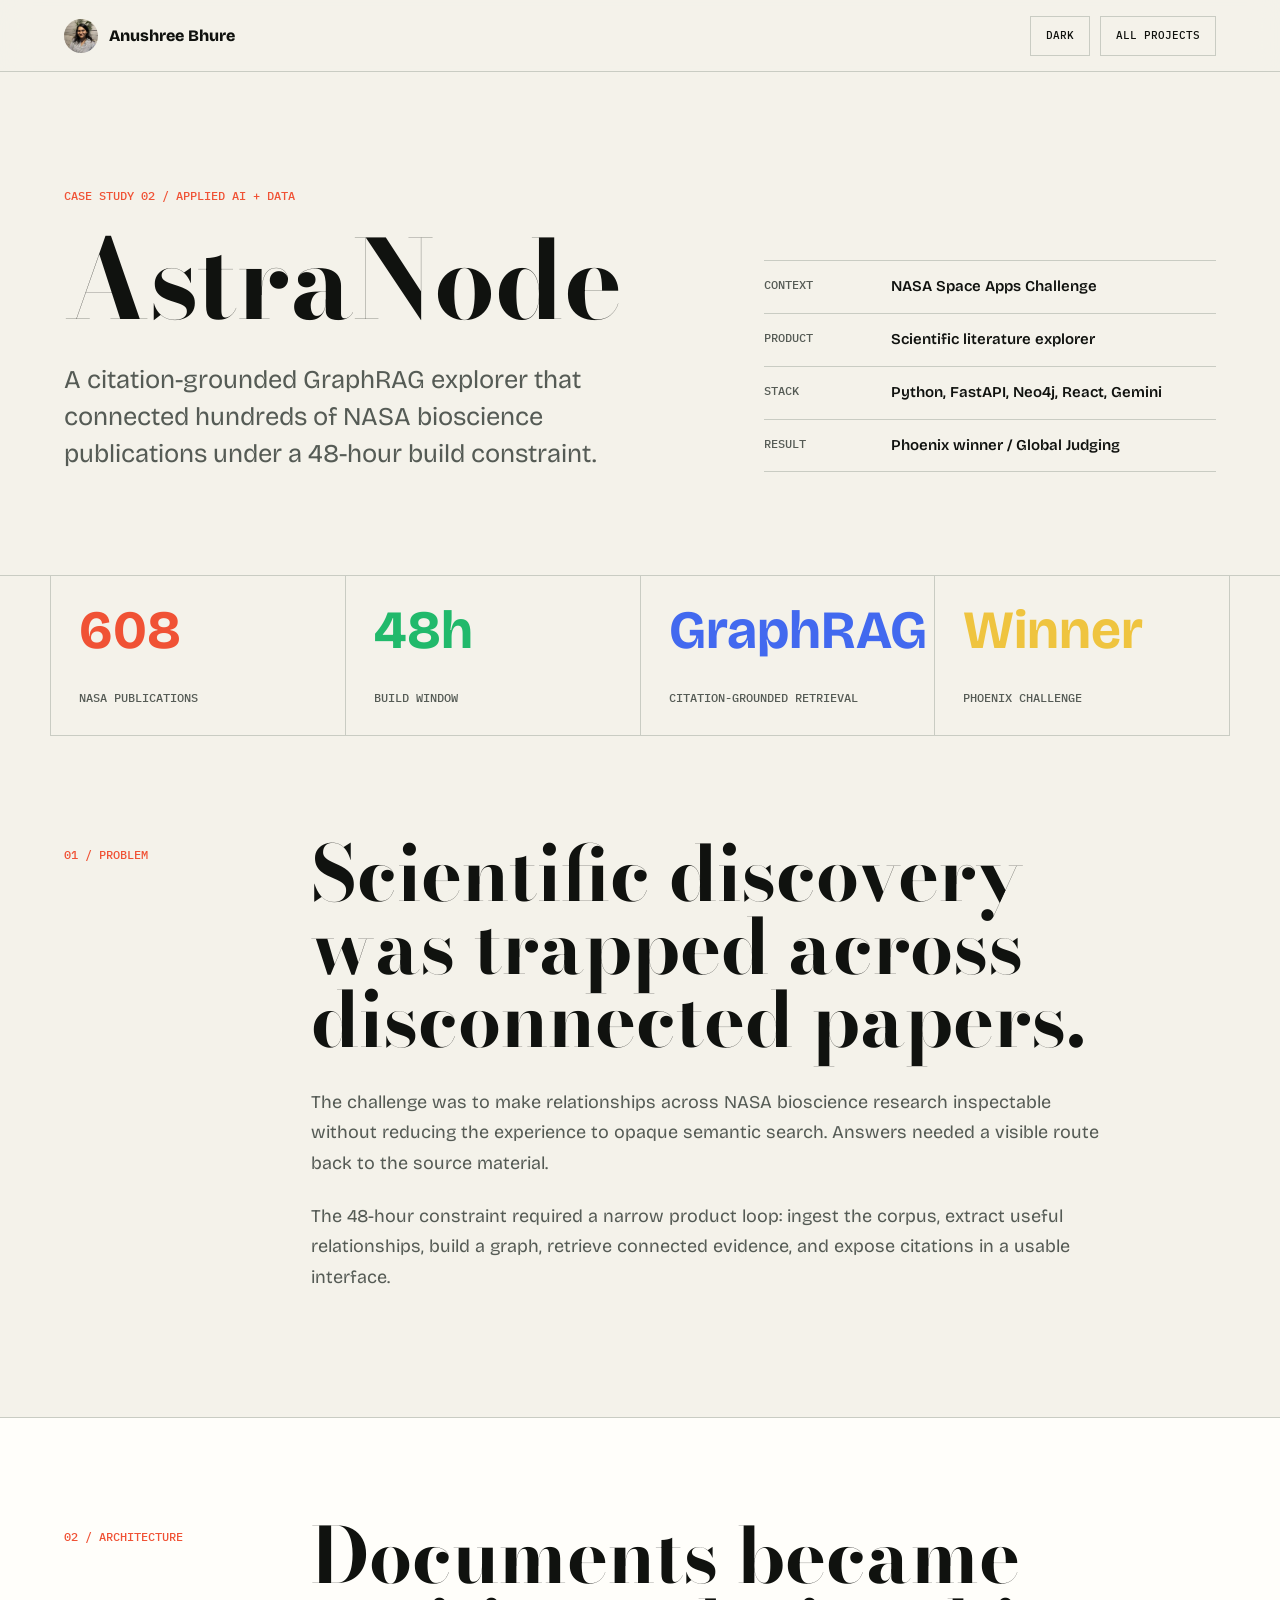
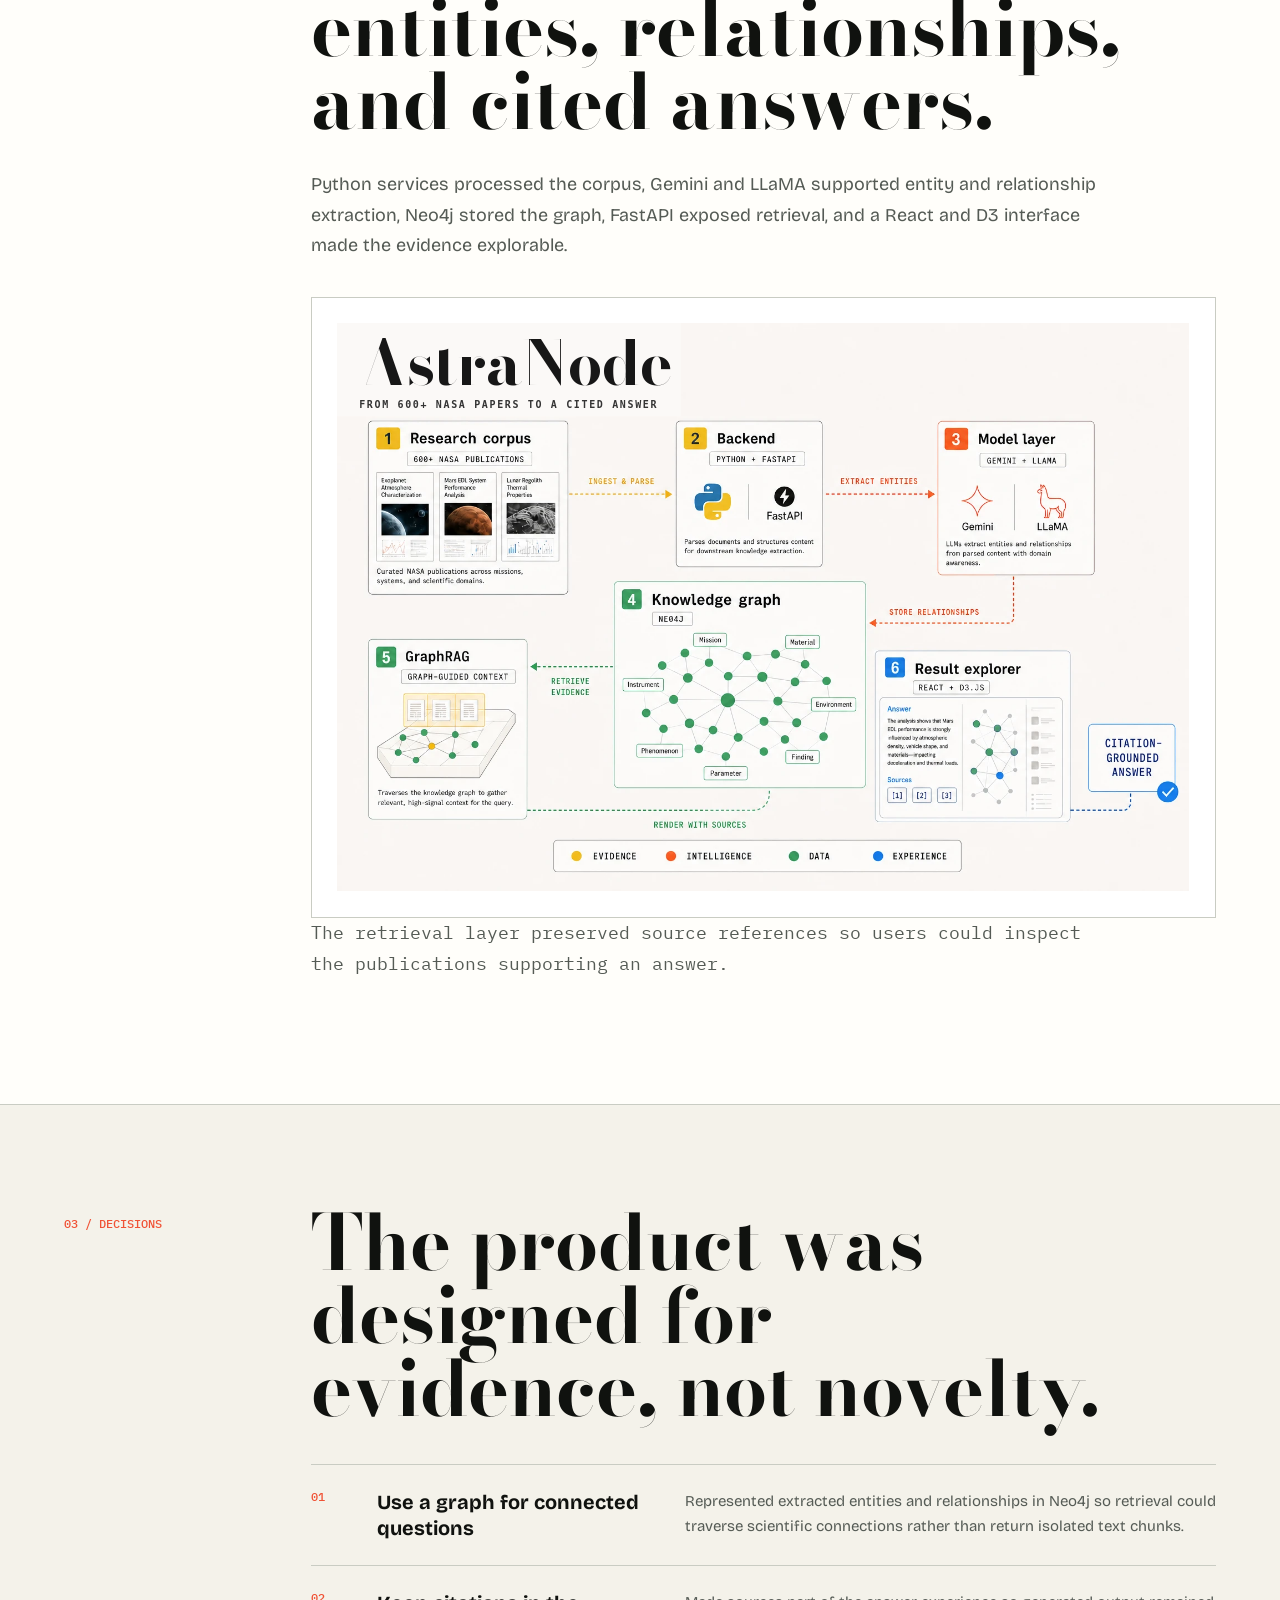
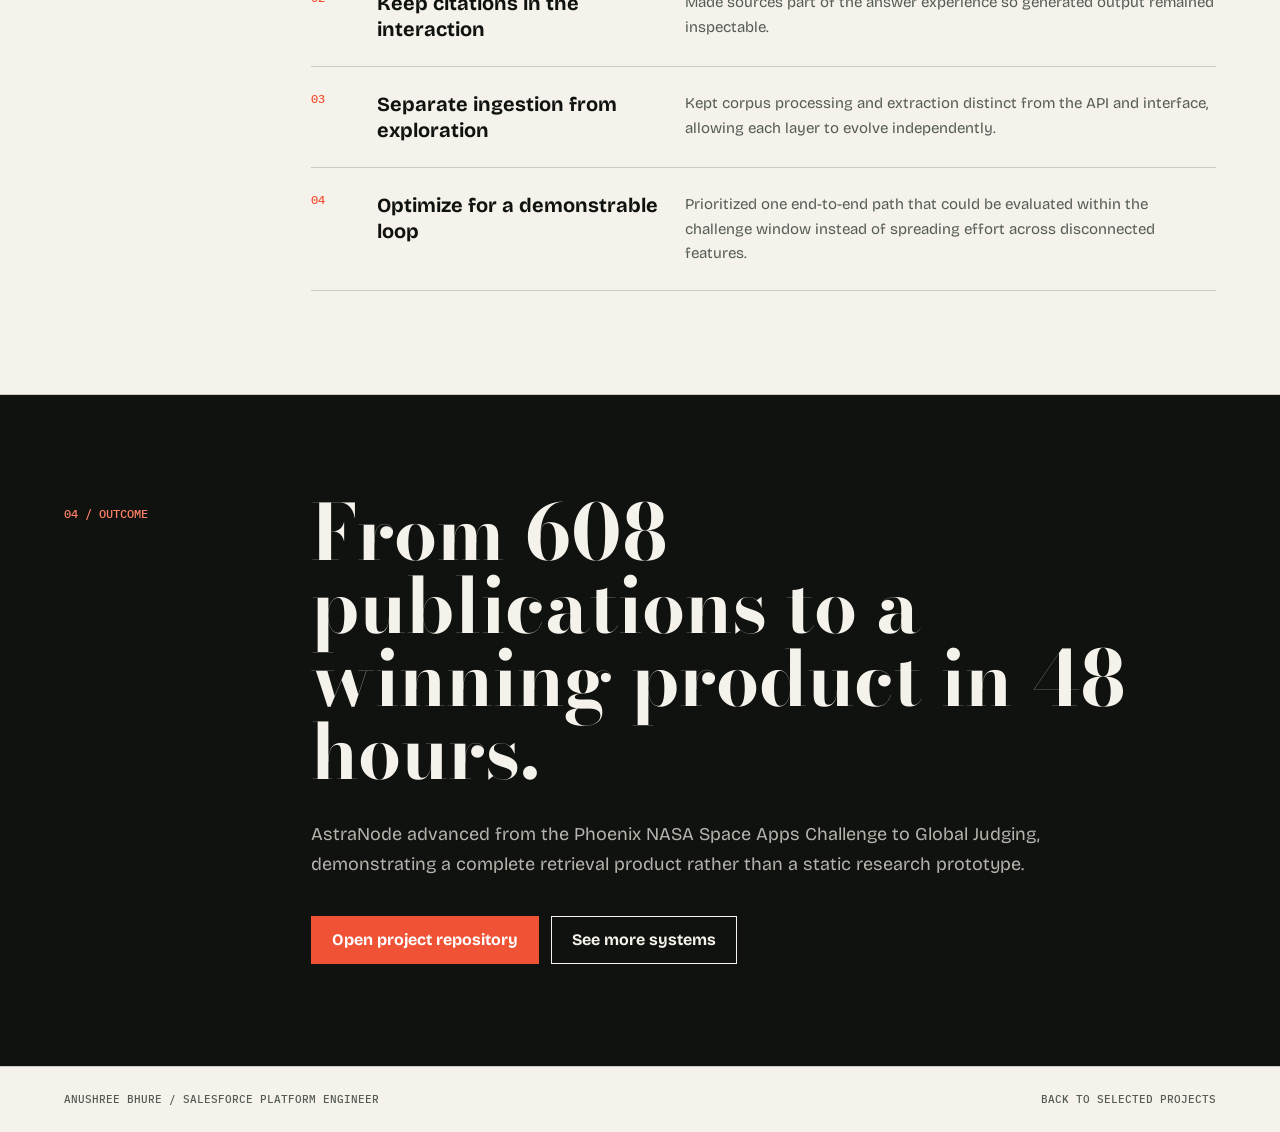
<file: case-studies/astranode.html>
<!doctype html>
<html lang="en" data-theme="light">
<head>
  <meta charset="utf-8">
  <meta name="viewport" content="width=device-width, initial-scale=1">
  <title>AstraNode GraphRAG | Anushree Bhure</title>
  <meta name="description" content="AstraNode case study: a citation-grounded GraphRAG product built from 608 NASA publications in 48 hours.">
  <meta name="author" content="Anushree Bhure">
  <link rel="canonical" href="https://anushreebhure98.github.io/case-studies/astranode.html">
  <link rel="icon" type="image/svg+xml" href="../favicon.svg">
  <link rel="stylesheet" href="case-study.css?v=1">
</head>
<body>
  <header class="case-header"><a class="case-brand" href="../index.html#top"><img src="../assets/photo/anushree-avatar.webp" alt=""><span>Anushree Bhure</span></a><div class="case-header-actions"><button class="case-theme" id="case-theme" type="button">Dark</button><a href="../index.html#work">All projects</a></div></header>
  <main>
    <section class="case-hero"><div class="case-hero-inner"><div><p class="case-kicker">Case study 02 / Applied AI + data</p><h1>AstraNode</h1><p class="case-lede">A citation-grounded GraphRAG explorer that connected hundreds of NASA bioscience publications under a 48-hour build constraint.</p></div><dl class="case-context"><div><dt>Context</dt><dd>NASA Space Apps Challenge</dd></div><div><dt>Product</dt><dd>Scientific literature explorer</dd></div><div><dt>Stack</dt><dd>Python, FastAPI, Neo4j, React, Gemini</dd></div><div><dt>Result</dt><dd>Phoenix winner / Global Judging</dd></div></dl></div></section>
    <div class="case-metrics" aria-label="Project outcomes"><div class="metric"><strong>608</strong><span>NASA publications</span></div><div class="metric"><strong>48h</strong><span>Build window</span></div><div class="metric"><strong>GraphRAG</strong><span>Citation-grounded retrieval</span></div><div class="metric"><strong>Winner</strong><span>Phoenix challenge</span></div></div>
    <section class="case-section"><div class="case-section-inner"><p class="case-section-label">01 / Problem</p><div class="case-copy"><h2>Scientific discovery was trapped across disconnected papers.</h2><p>The challenge was to make relationships across NASA bioscience research inspectable without reducing the experience to opaque semantic search. Answers needed a visible route back to the source material.</p><p>The 48-hour constraint required a narrow product loop: ingest the corpus, extract useful relationships, build a graph, retrieve connected evidence, and expose citations in a usable interface.</p></div></div></section>
    <section class="case-section architecture"><div class="case-section-inner"><p class="case-section-label">02 / Architecture</p><div class="case-copy"><h2>Documents became entities, relationships, and cited answers.</h2><p>Python services processed the corpus, Gemini and LLaMA supported entity and relationship extraction, Neo4j stored the graph, FastAPI exposed retrieval, and a React and D3 interface made the evidence explorable.</p><div class="architecture-visual"><img src="../assets/visuals/astranode-architecture-bold.svg" alt="AstraNode architecture from NASA publications to a citation-grounded graph explorer"></div><p class="architecture-note">The retrieval layer preserved source references so users could inspect the publications supporting an answer.</p></div></div></section>
    <section class="case-section"><div class="case-section-inner"><p class="case-section-label">03 / Decisions</p><div class="case-copy"><h2>The product was designed for evidence, not novelty.</h2><div class="decision-list"><article class="decision"><span>01</span><h3>Use a graph for connected questions</h3><p>Represented extracted entities and relationships in Neo4j so retrieval could traverse scientific connections rather than return isolated text chunks.</p></article><article class="decision"><span>02</span><h3>Keep citations in the interaction</h3><p>Made sources part of the answer experience so generated output remained inspectable.</p></article><article class="decision"><span>03</span><h3>Separate ingestion from exploration</h3><p>Kept corpus processing and extraction distinct from the API and interface, allowing each layer to evolve independently.</p></article><article class="decision"><span>04</span><h3>Optimize for a demonstrable loop</h3><p>Prioritized one end-to-end path that could be evaluated within the challenge window instead of spreading effort across disconnected features.</p></article></div></div></div></section>
    <section class="case-section case-outcome"><div class="case-section-inner"><p class="case-section-label">04 / Outcome</p><div class="case-copy"><h2>From 608 publications to a winning product in 48 hours.</h2><p>AstraNode advanced from the Phoenix NASA Space Apps Challenge to Global Judging, demonstrating a complete retrieval product rather than a static research prototype.</p><div class="case-actions"><a href="https://github.com/anushreebhure98/AstraNode" target="_blank" rel="noreferrer">Open project repository</a><a href="../index.html#work">See more systems</a></div></div></div></section>
  </main>
  <footer class="case-footer"><span>Anushree Bhure / Salesforce Platform Engineer</span><a href="../index.html#work">Back to selected projects</a></footer>
  <script src="case-study.js"></script>
</body>
</html>
</file>
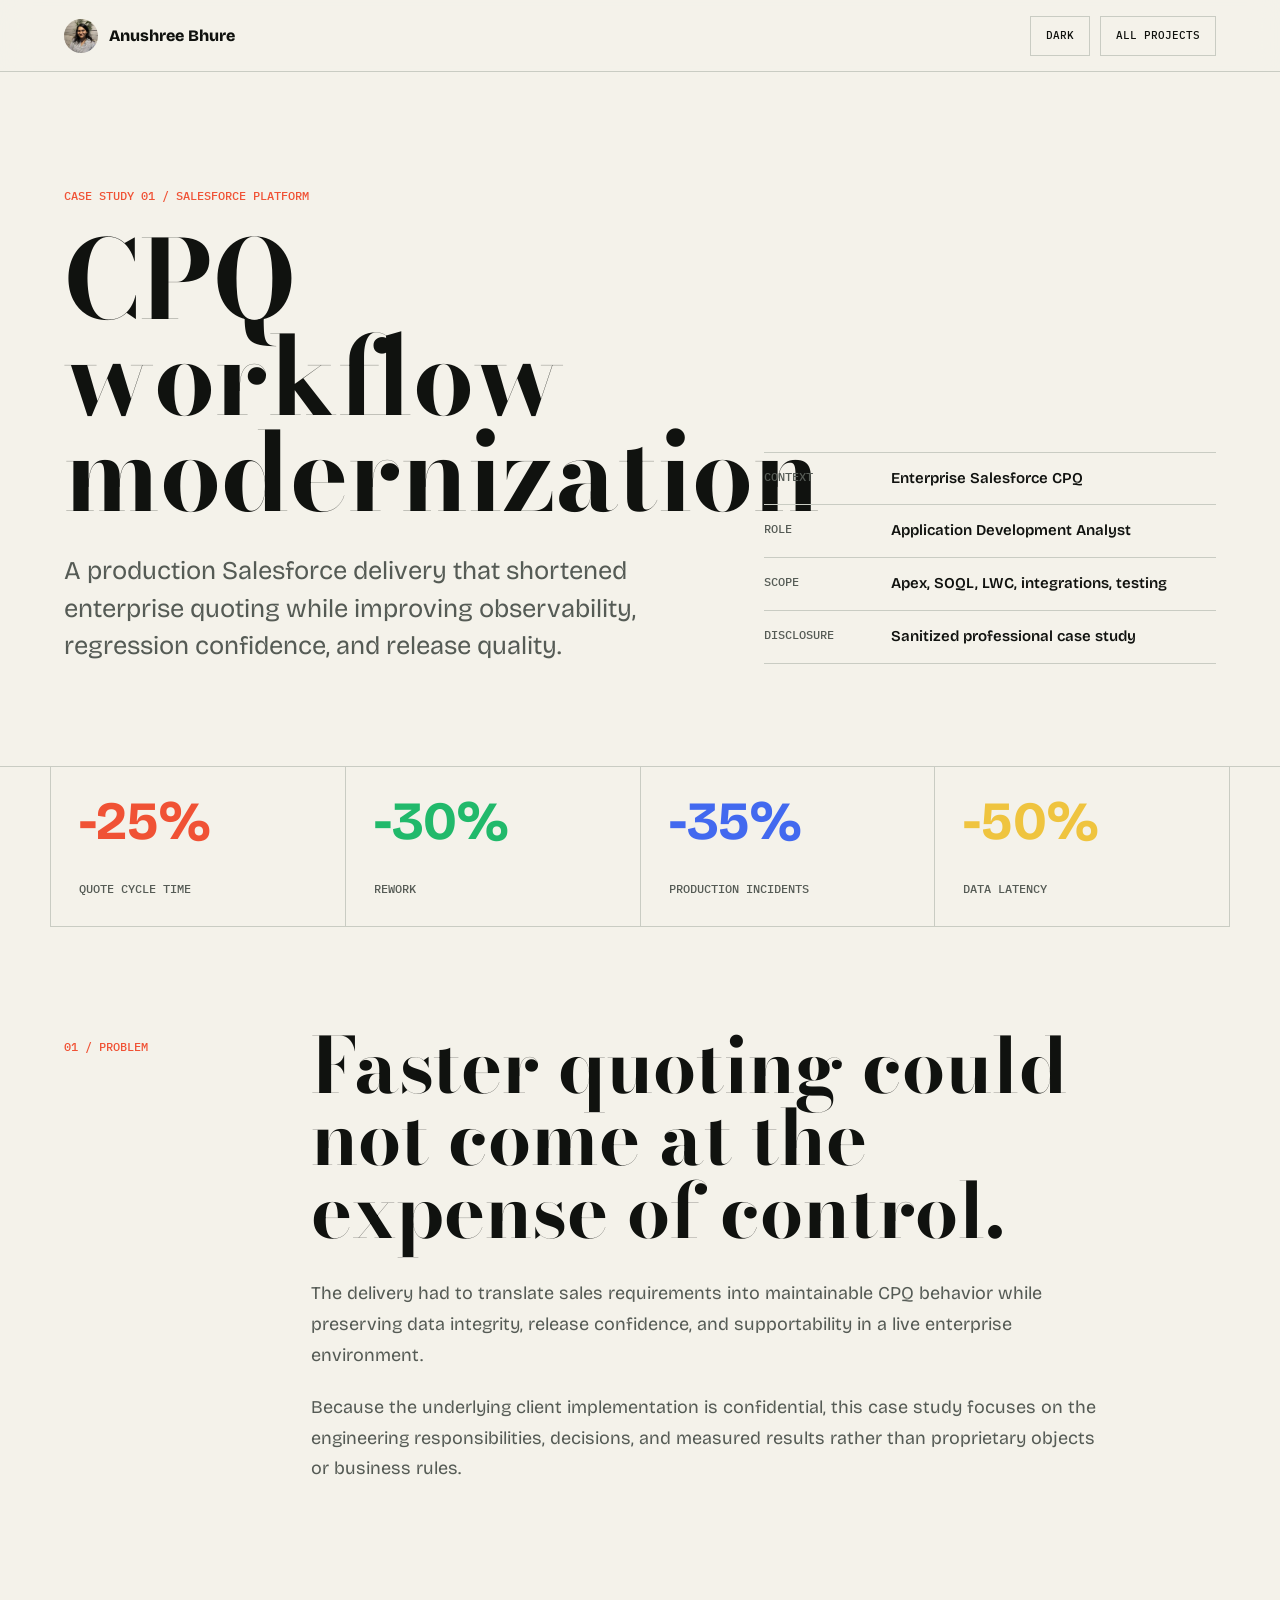
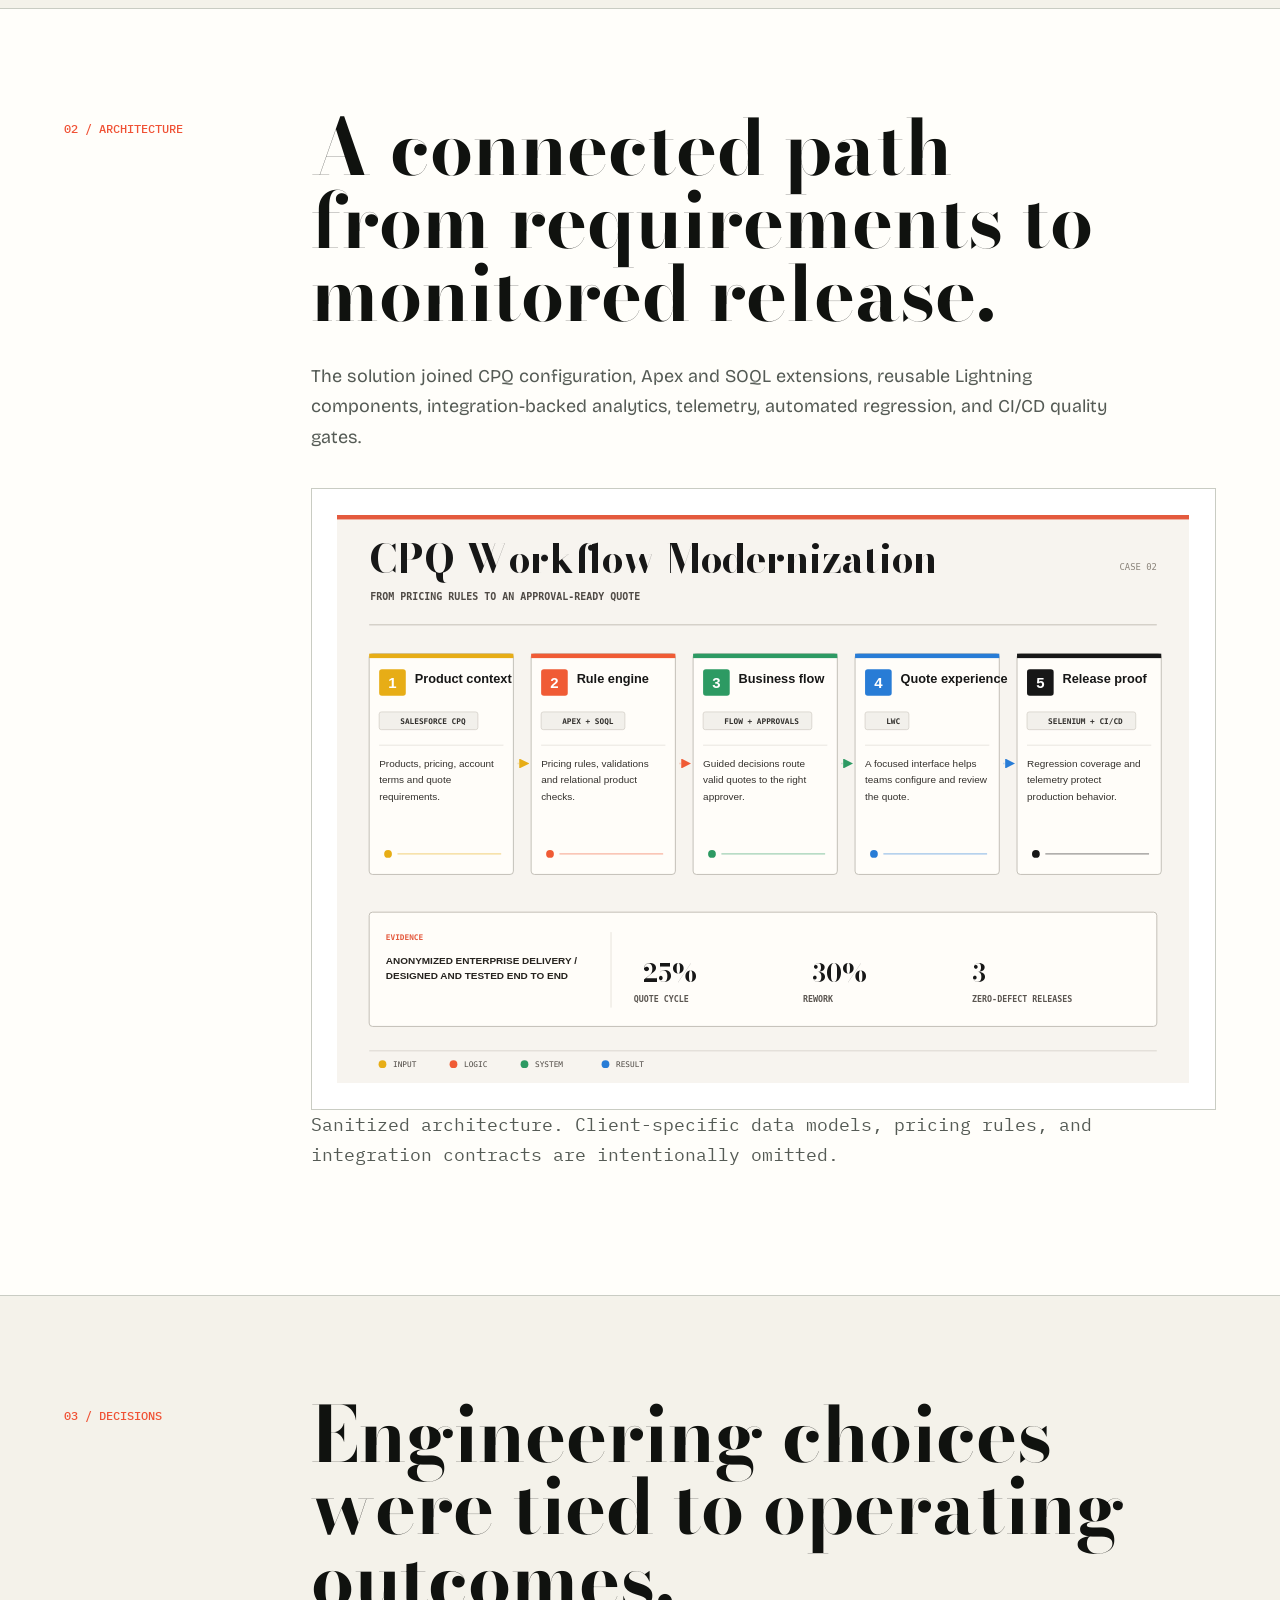
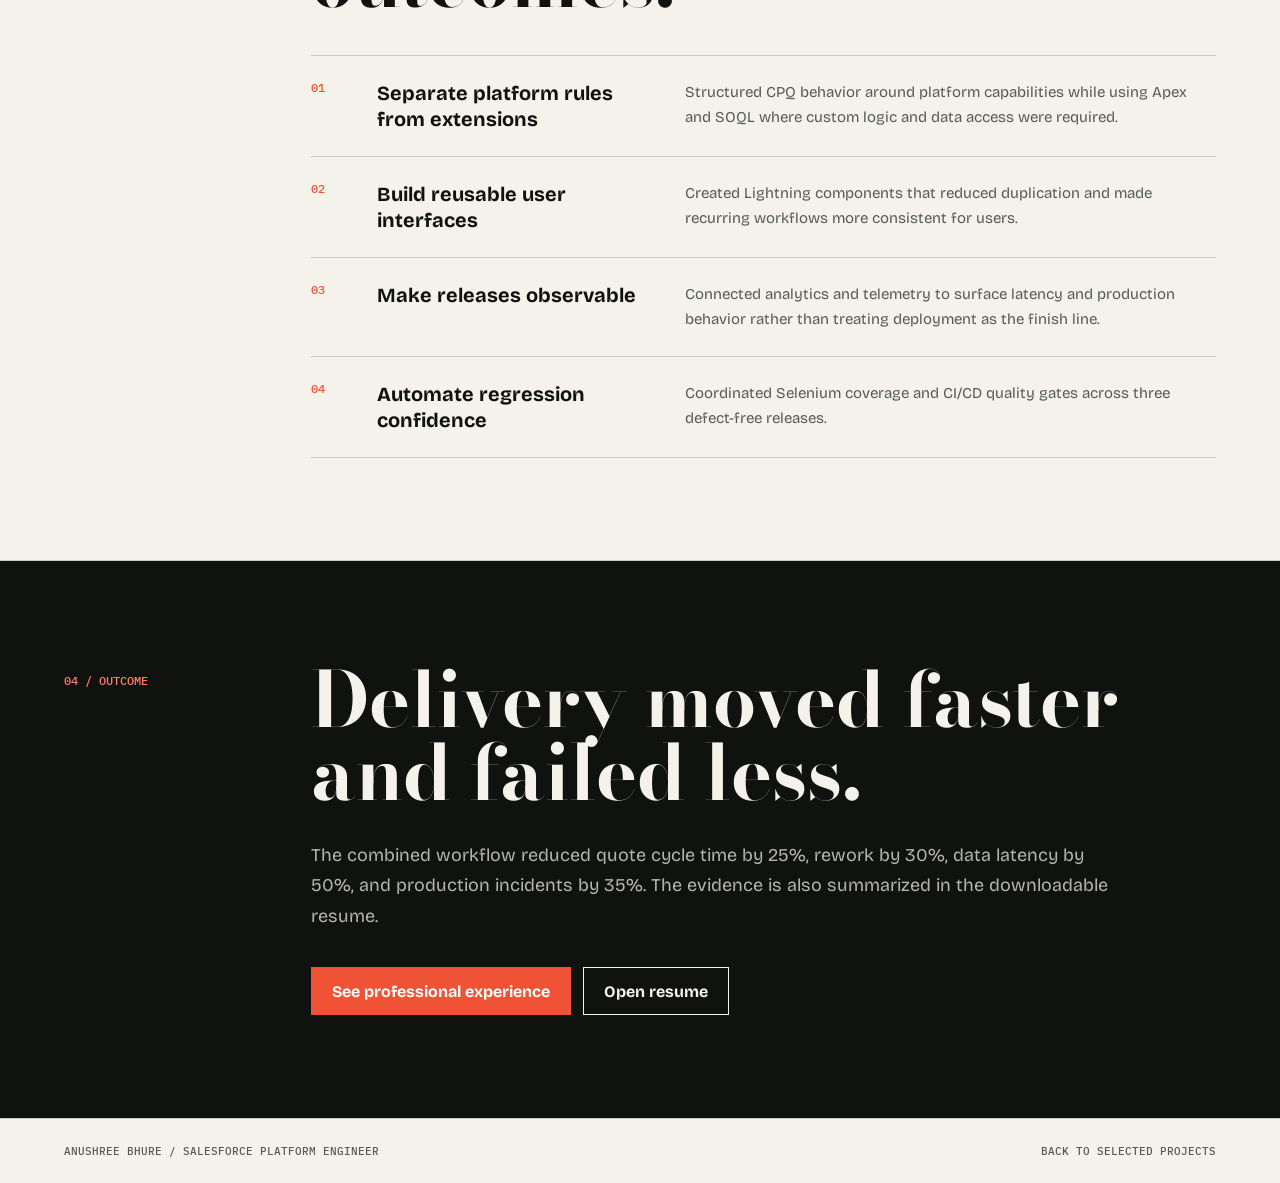
<file: case-studies/cpq-modernization.html>
<!doctype html>
<html lang="en" data-theme="light">
<head>
  <meta charset="utf-8">
  <meta name="viewport" content="width=device-width, initial-scale=1">
  <title>CPQ Workflow Modernization | Anushree Bhure</title>
  <meta name="description" content="A sanitized Salesforce CPQ case study covering architecture, delivery decisions, validation, and measurable production outcomes.">
  <meta name="author" content="Anushree Bhure">
  <link rel="canonical" href="https://anushreebhure98.github.io/case-studies/cpq-modernization.html">
  <link rel="icon" type="image/svg+xml" href="../favicon.svg">
  <link rel="stylesheet" href="case-study.css?v=1">
</head>
<body>
  <header class="case-header">
    <a class="case-brand" href="../index.html#top"><img src="../assets/photo/anushree-avatar.webp" alt=""><span>Anushree Bhure</span></a>
    <div class="case-header-actions"><button class="case-theme" id="case-theme" type="button">Dark</button><a href="../index.html#work">All projects</a></div>
  </header>
  <main>
    <section class="case-hero">
      <div class="case-hero-inner">
        <div><p class="case-kicker">Case study 01 / Salesforce platform</p><h1>CPQ workflow modernization</h1><p class="case-lede">A production Salesforce delivery that shortened enterprise quoting while improving observability, regression confidence, and release quality.</p></div>
        <dl class="case-context">
          <div><dt>Context</dt><dd>Enterprise Salesforce CPQ</dd></div>
          <div><dt>Role</dt><dd>Application Development Analyst</dd></div>
          <div><dt>Scope</dt><dd>Apex, SOQL, LWC, integrations, testing</dd></div>
          <div><dt>Disclosure</dt><dd>Sanitized professional case study</dd></div>
        </dl>
      </div>
    </section>
    <div class="case-metrics" aria-label="Project outcomes">
      <div class="metric"><strong>-25%</strong><span>Quote cycle time</span></div>
      <div class="metric"><strong>-30%</strong><span>Rework</span></div>
      <div class="metric"><strong>-35%</strong><span>Production incidents</span></div>
      <div class="metric"><strong>-50%</strong><span>Data latency</span></div>
    </div>
    <section class="case-section"><div class="case-section-inner"><p class="case-section-label">01 / Problem</p><div class="case-copy"><h2>Faster quoting could not come at the expense of control.</h2><p>The delivery had to translate sales requirements into maintainable CPQ behavior while preserving data integrity, release confidence, and supportability in a live enterprise environment.</p><p>Because the underlying client implementation is confidential, this case study focuses on the engineering responsibilities, decisions, and measured results rather than proprietary objects or business rules.</p></div></div></section>
    <section class="case-section architecture"><div class="case-section-inner"><p class="case-section-label">02 / Architecture</p><div class="case-copy"><h2>A connected path from requirements to monitored release.</h2><p>The solution joined CPQ configuration, Apex and SOQL extensions, reusable Lightning components, integration-backed analytics, telemetry, automated regression, and CI/CD quality gates.</p><div class="architecture-visual"><img src="../assets/visuals/cpq-workflow.svg" alt="CPQ modernization workflow from sales requirements through monitored release"></div><p class="architecture-note">Sanitized architecture. Client-specific data models, pricing rules, and integration contracts are intentionally omitted.</p></div></div></section>
    <section class="case-section"><div class="case-section-inner"><p class="case-section-label">03 / Decisions</p><div class="case-copy"><h2>Engineering choices were tied to operating outcomes.</h2><div class="decision-list"><article class="decision"><span>01</span><h3>Separate platform rules from extensions</h3><p>Structured CPQ behavior around platform capabilities while using Apex and SOQL where custom logic and data access were required.</p></article><article class="decision"><span>02</span><h3>Build reusable user interfaces</h3><p>Created Lightning components that reduced duplication and made recurring workflows more consistent for users.</p></article><article class="decision"><span>03</span><h3>Make releases observable</h3><p>Connected analytics and telemetry to surface latency and production behavior rather than treating deployment as the finish line.</p></article><article class="decision"><span>04</span><h3>Automate regression confidence</h3><p>Coordinated Selenium coverage and CI/CD quality gates across three defect-free releases.</p></article></div></div></div></section>
    <section class="case-section case-outcome"><div class="case-section-inner"><p class="case-section-label">04 / Outcome</p><div class="case-copy"><h2>Delivery moved faster and failed less.</h2><p>The combined workflow reduced quote cycle time by 25%, rework by 30%, data latency by 50%, and production incidents by 35%. The evidence is also summarized in the downloadable resume.</p><div class="case-actions"><a href="../index.html#experience">See professional experience</a><a href="../output/pdf/Anushree-Bhure-Resume.pdf" target="_blank" rel="noreferrer">Open resume</a></div></div></div></section>
  </main>
  <footer class="case-footer"><span>Anushree Bhure / Salesforce Platform Engineer</span><a href="../index.html#work">Back to selected projects</a></footer>
  <script src="case-study.js"></script>
</body>
</html>
</file>
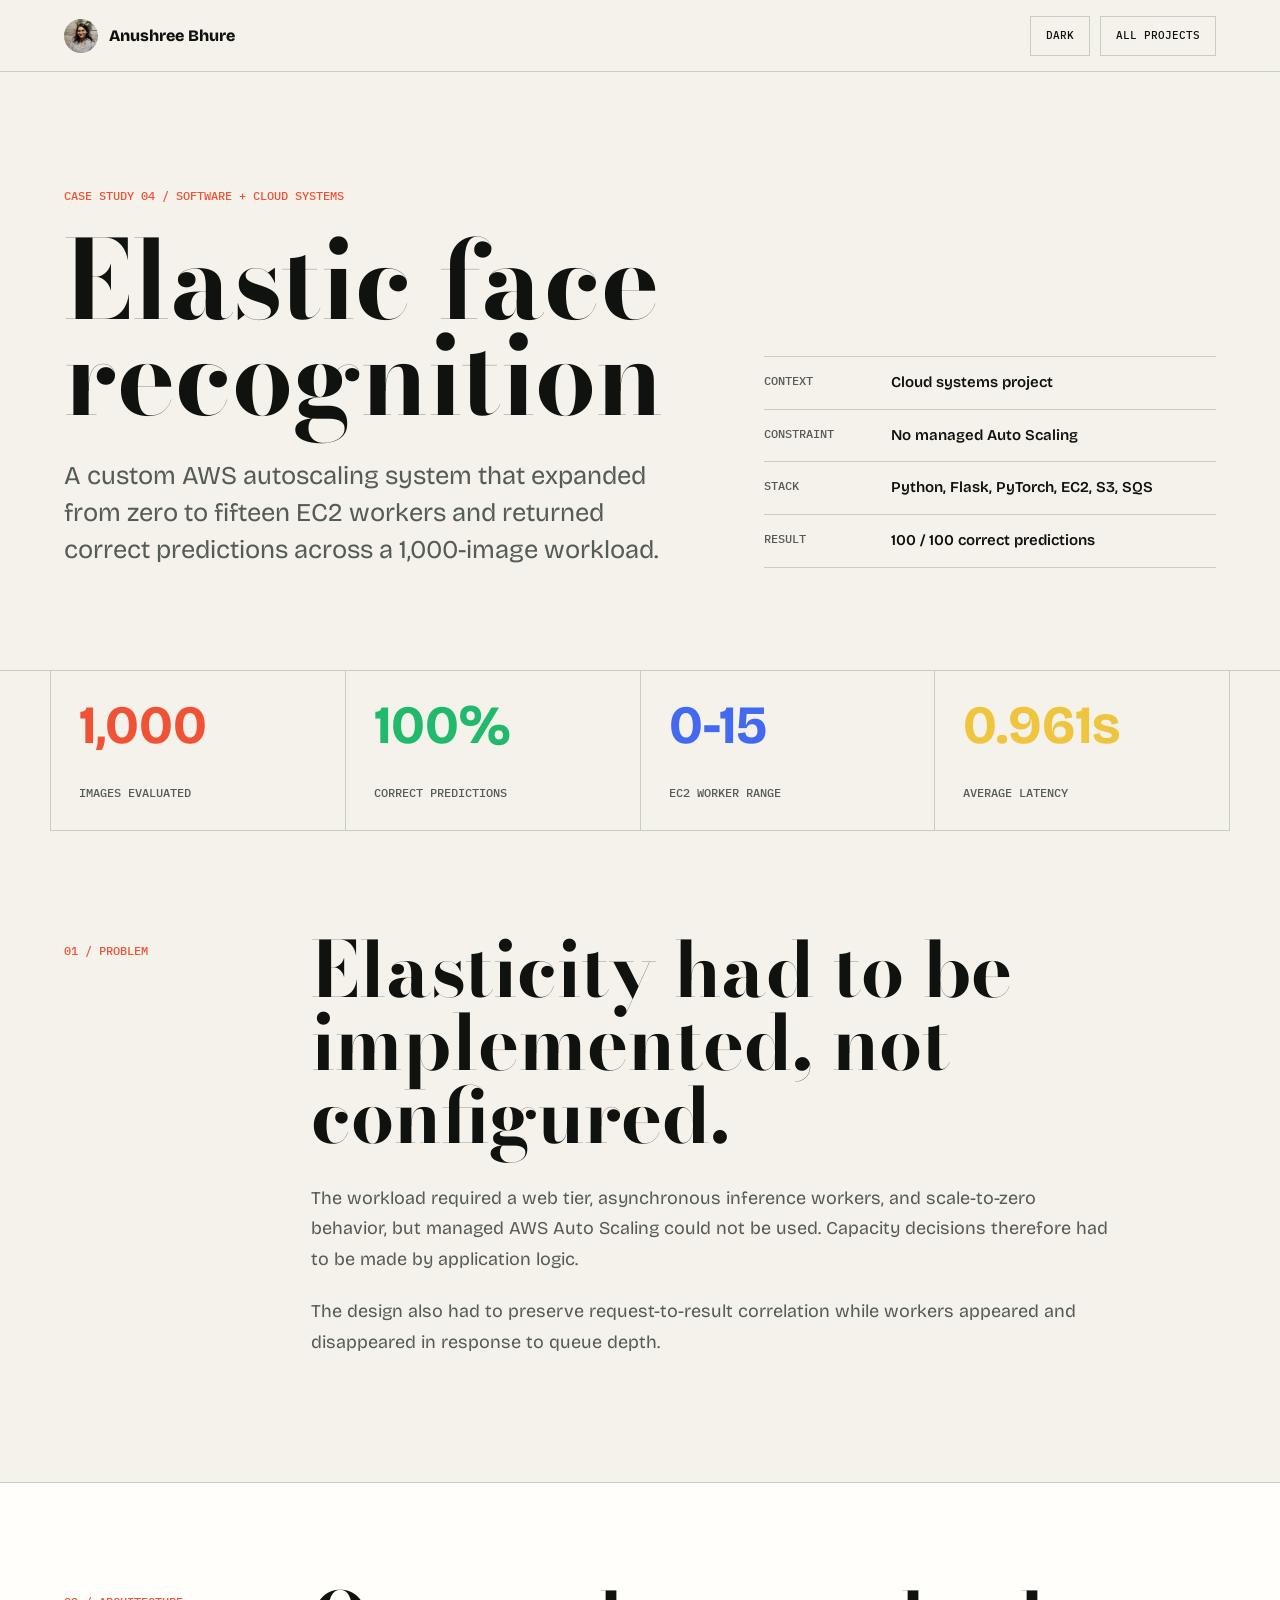
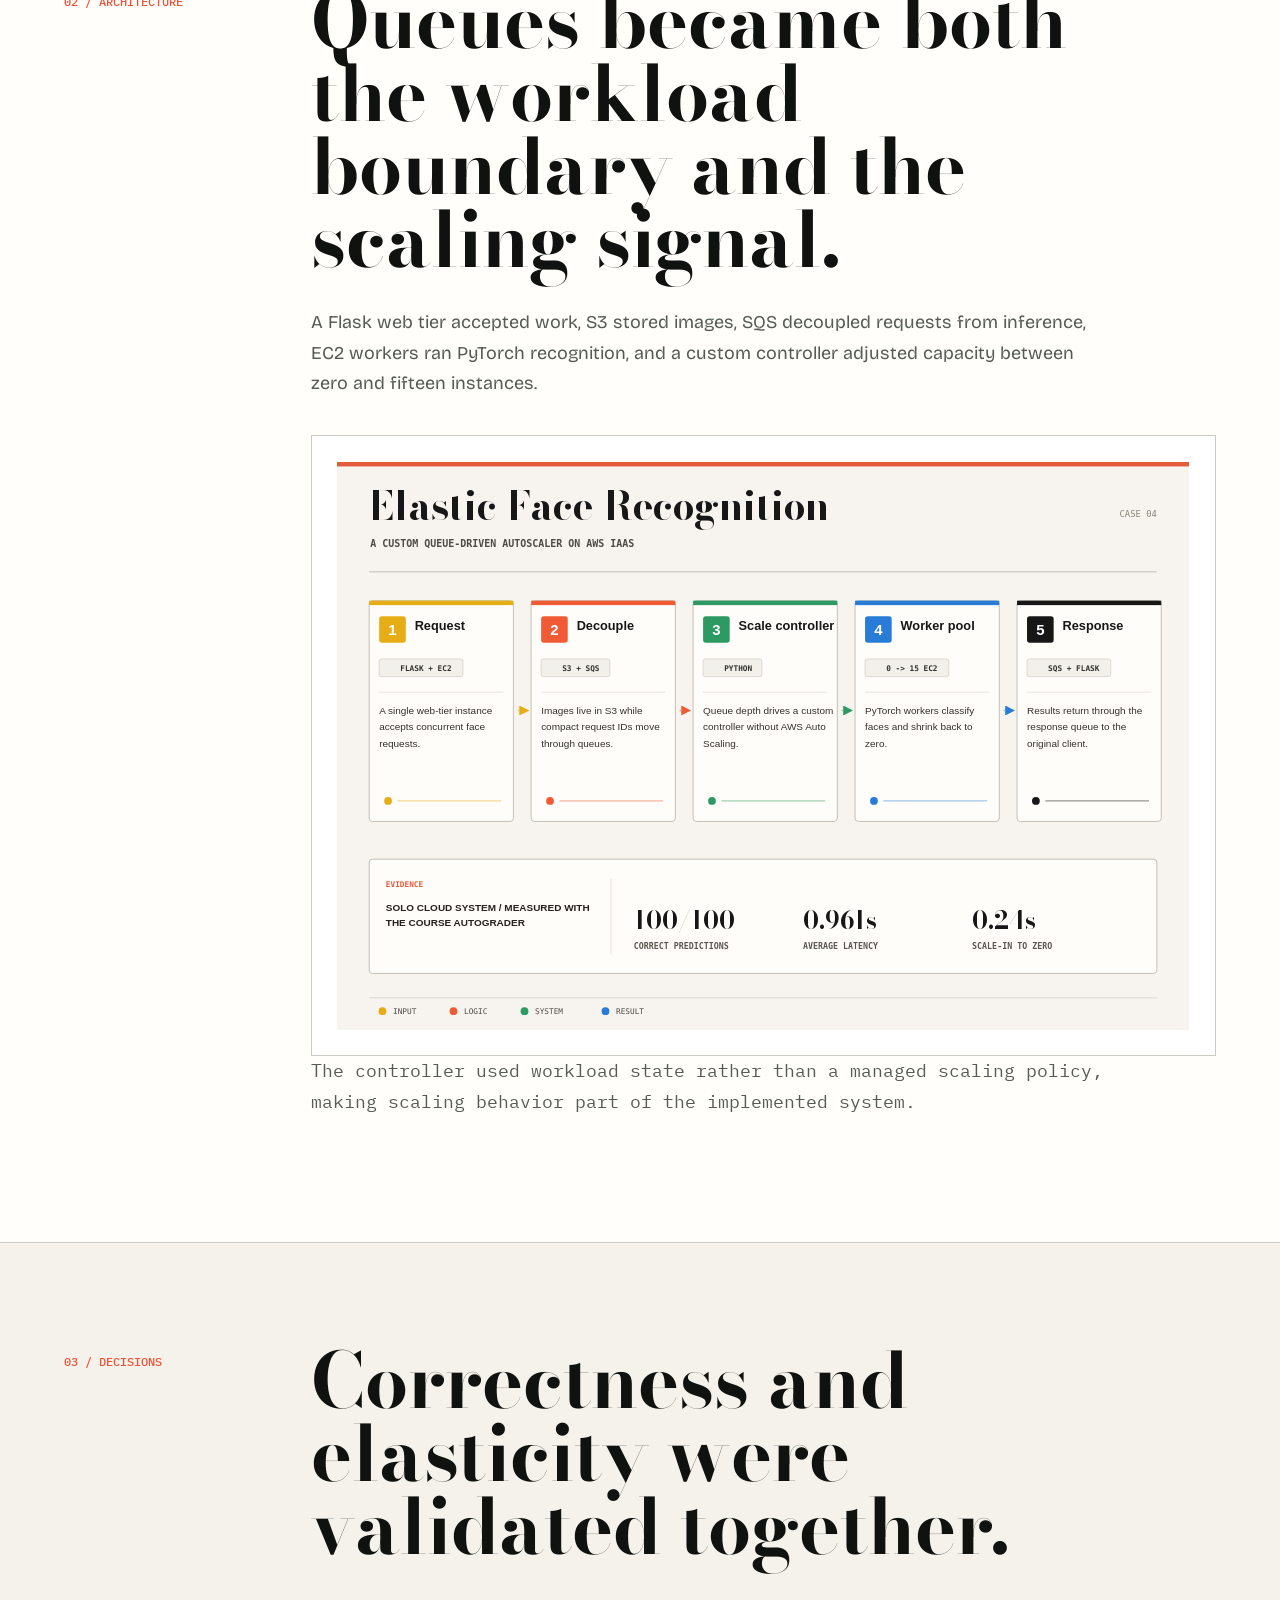
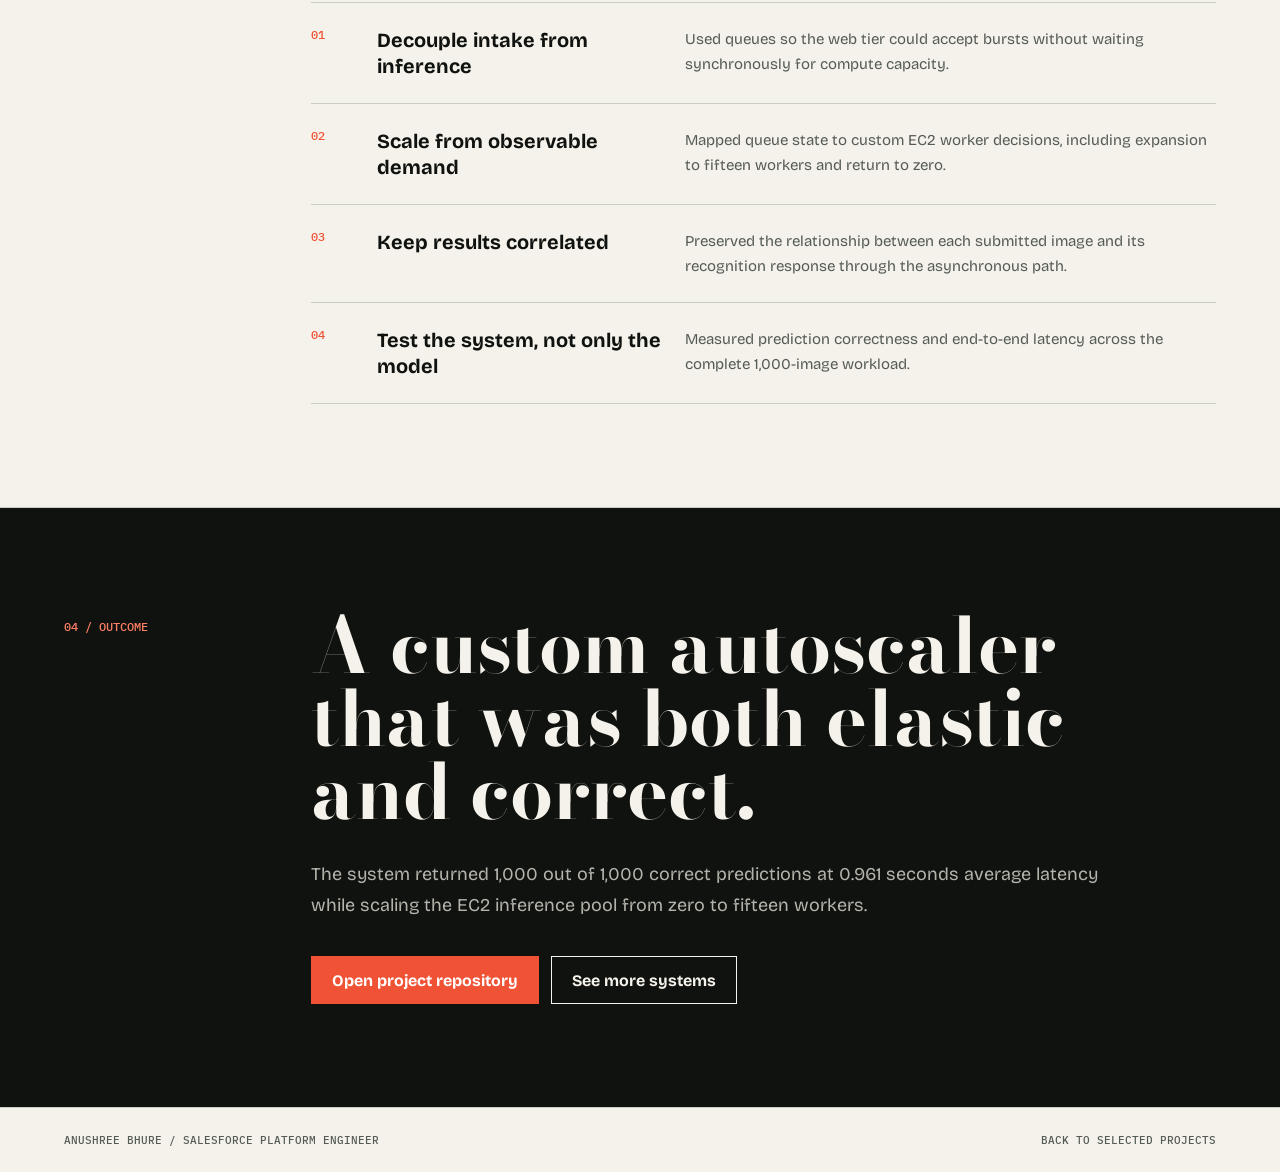
<file: case-studies/elastic-face-recognition.html>
<!doctype html>
<html lang="en" data-theme="light">
<head>
  <meta charset="utf-8">
  <meta name="viewport" content="width=device-width, initial-scale=1">
  <title>Elastic Face Recognition on AWS | Anushree Bhure</title>
  <meta name="description" content="An AWS systems case study covering a custom EC2 autoscaler, SQS-driven workers, PyTorch inference, and 1,000-image validation.">
  <meta name="author" content="Anushree Bhure">
  <link rel="canonical" href="https://anushreebhure98.github.io/case-studies/elastic-face-recognition.html">
  <link rel="icon" type="image/svg+xml" href="../favicon.svg">
  <link rel="stylesheet" href="case-study.css?v=1">
</head>
<body>
  <header class="case-header"><a class="case-brand" href="../index.html#top"><img src="../assets/photo/anushree-avatar.webp" alt=""><span>Anushree Bhure</span></a><div class="case-header-actions"><button class="case-theme" id="case-theme" type="button">Dark</button><a href="../index.html#work">All projects</a></div></header>
  <main>
    <section class="case-hero"><div class="case-hero-inner"><div><p class="case-kicker">Case study 04 / Software + cloud systems</p><h1>Elastic face recognition</h1><p class="case-lede">A custom AWS autoscaling system that expanded from zero to fifteen EC2 workers and returned correct predictions across a 1,000-image workload.</p></div><dl class="case-context"><div><dt>Context</dt><dd>Cloud systems project</dd></div><div><dt>Constraint</dt><dd>No managed Auto Scaling</dd></div><div><dt>Stack</dt><dd>Python, Flask, PyTorch, EC2, S3, SQS</dd></div><div><dt>Result</dt><dd>100 / 100 correct predictions</dd></div></dl></div></section>
    <div class="case-metrics" aria-label="Project outcomes"><div class="metric"><strong>1,000</strong><span>Images evaluated</span></div><div class="metric"><strong>100%</strong><span>Correct predictions</span></div><div class="metric"><strong>0-15</strong><span>EC2 worker range</span></div><div class="metric"><strong>0.961s</strong><span>Average latency</span></div></div>
    <section class="case-section"><div class="case-section-inner"><p class="case-section-label">01 / Problem</p><div class="case-copy"><h2>Elasticity had to be implemented, not configured.</h2><p>The workload required a web tier, asynchronous inference workers, and scale-to-zero behavior, but managed AWS Auto Scaling could not be used. Capacity decisions therefore had to be made by application logic.</p><p>The design also had to preserve request-to-result correlation while workers appeared and disappeared in response to queue depth.</p></div></div></section>
    <section class="case-section architecture"><div class="case-section-inner"><p class="case-section-label">02 / Architecture</p><div class="case-copy"><h2>Queues became both the workload boundary and the scaling signal.</h2><p>A Flask web tier accepted work, S3 stored images, SQS decoupled requests from inference, EC2 workers ran PyTorch recognition, and a custom controller adjusted capacity between zero and fifteen instances.</p><div class="architecture-visual"><img src="../assets/visuals/elastic-face-recognition.svg" alt="Elastic AWS face recognition architecture with web tier, queues, EC2 workers, and storage"></div><p class="architecture-note">The controller used workload state rather than a managed scaling policy, making scaling behavior part of the implemented system.</p></div></div></section>
    <section class="case-section"><div class="case-section-inner"><p class="case-section-label">03 / Decisions</p><div class="case-copy"><h2>Correctness and elasticity were validated together.</h2><div class="decision-list"><article class="decision"><span>01</span><h3>Decouple intake from inference</h3><p>Used queues so the web tier could accept bursts without waiting synchronously for compute capacity.</p></article><article class="decision"><span>02</span><h3>Scale from observable demand</h3><p>Mapped queue state to custom EC2 worker decisions, including expansion to fifteen workers and return to zero.</p></article><article class="decision"><span>03</span><h3>Keep results correlated</h3><p>Preserved the relationship between each submitted image and its recognition response through the asynchronous path.</p></article><article class="decision"><span>04</span><h3>Test the system, not only the model</h3><p>Measured prediction correctness and end-to-end latency across the complete 1,000-image workload.</p></article></div></div></div></section>
    <section class="case-section case-outcome"><div class="case-section-inner"><p class="case-section-label">04 / Outcome</p><div class="case-copy"><h2>A custom autoscaler that was both elastic and correct.</h2><p>The system returned 1,000 out of 1,000 correct predictions at 0.961 seconds average latency while scaling the EC2 inference pool from zero to fifteen workers.</p><div class="case-actions"><a href="https://github.com/anushreebhure98/aws-elastic-face-recognition" target="_blank" rel="noreferrer">Open project repository</a><a href="../index.html#work">See more systems</a></div></div></div></section>
  </main>
  <footer class="case-footer"><span>Anushree Bhure / Salesforce Platform Engineer</span><a href="../index.html#work">Back to selected projects</a></footer>
  <script src="case-study.js"></script>
</body>
</html>
</file>
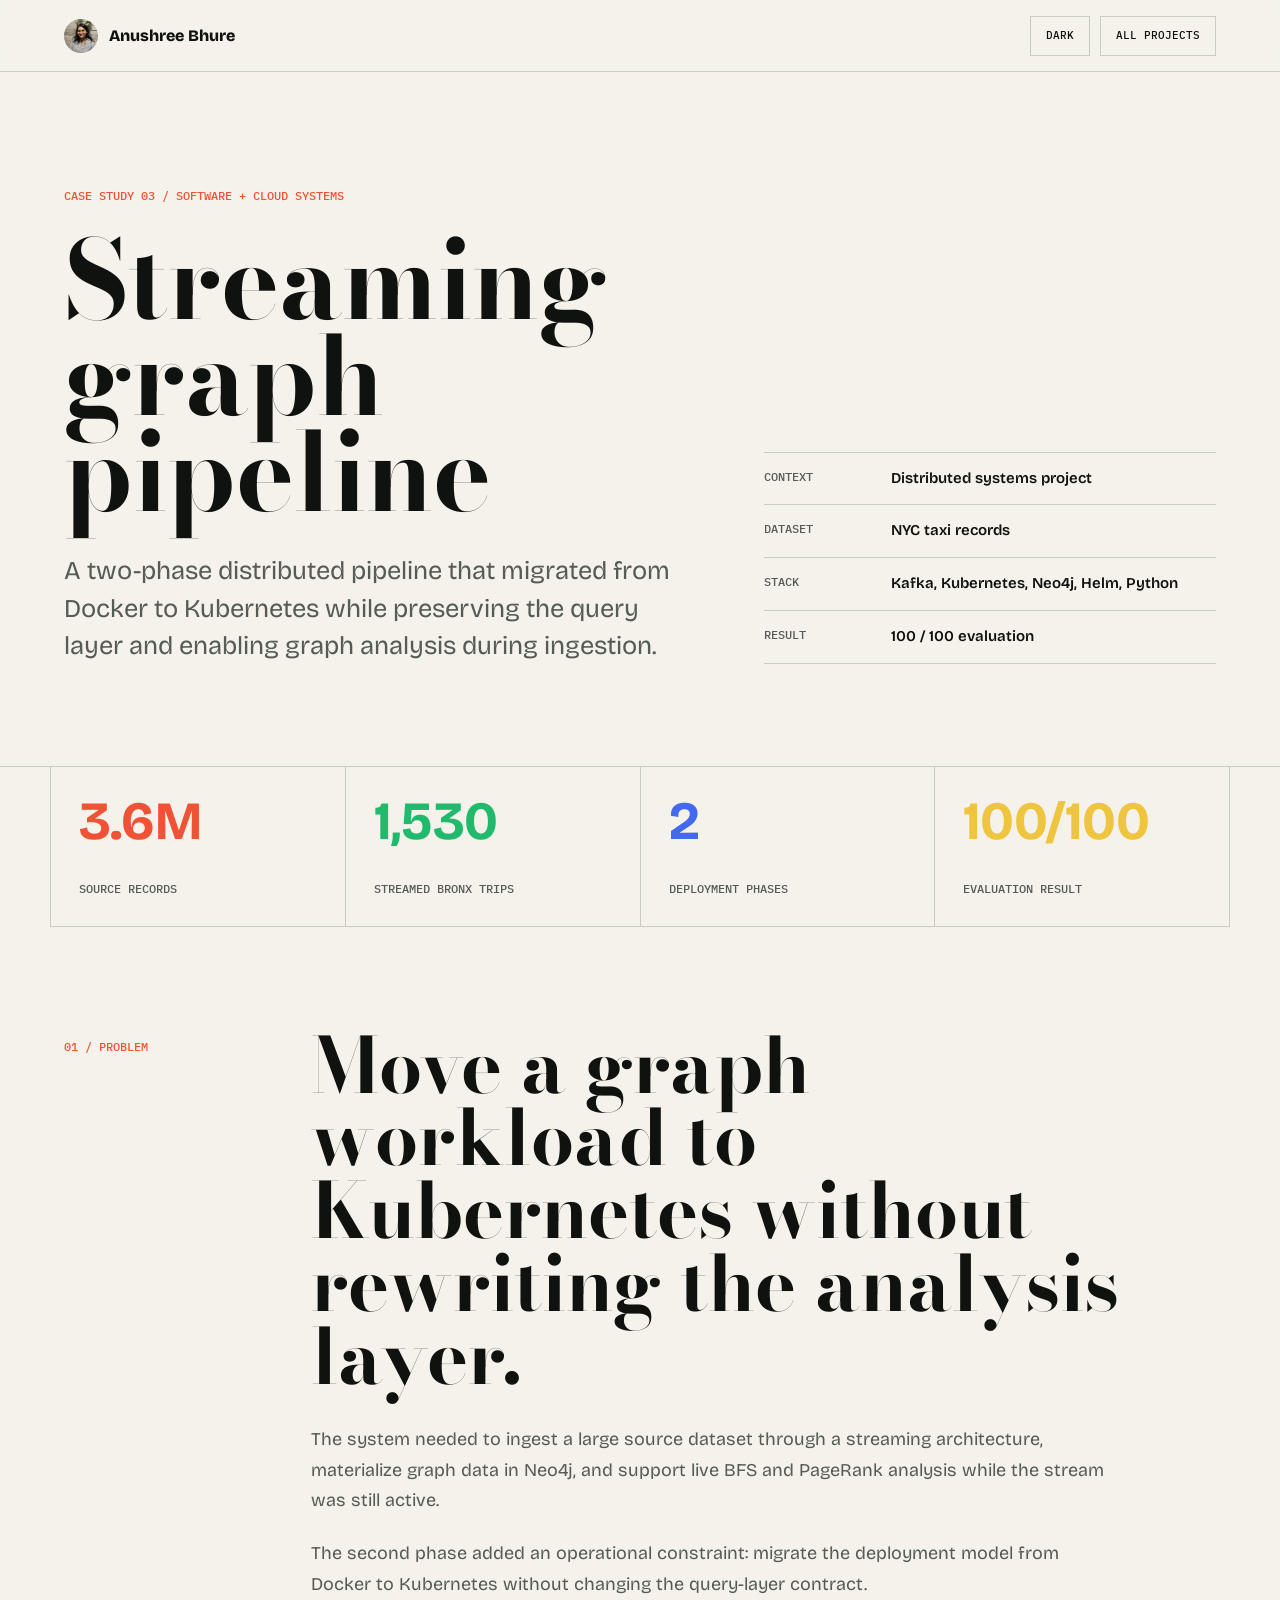
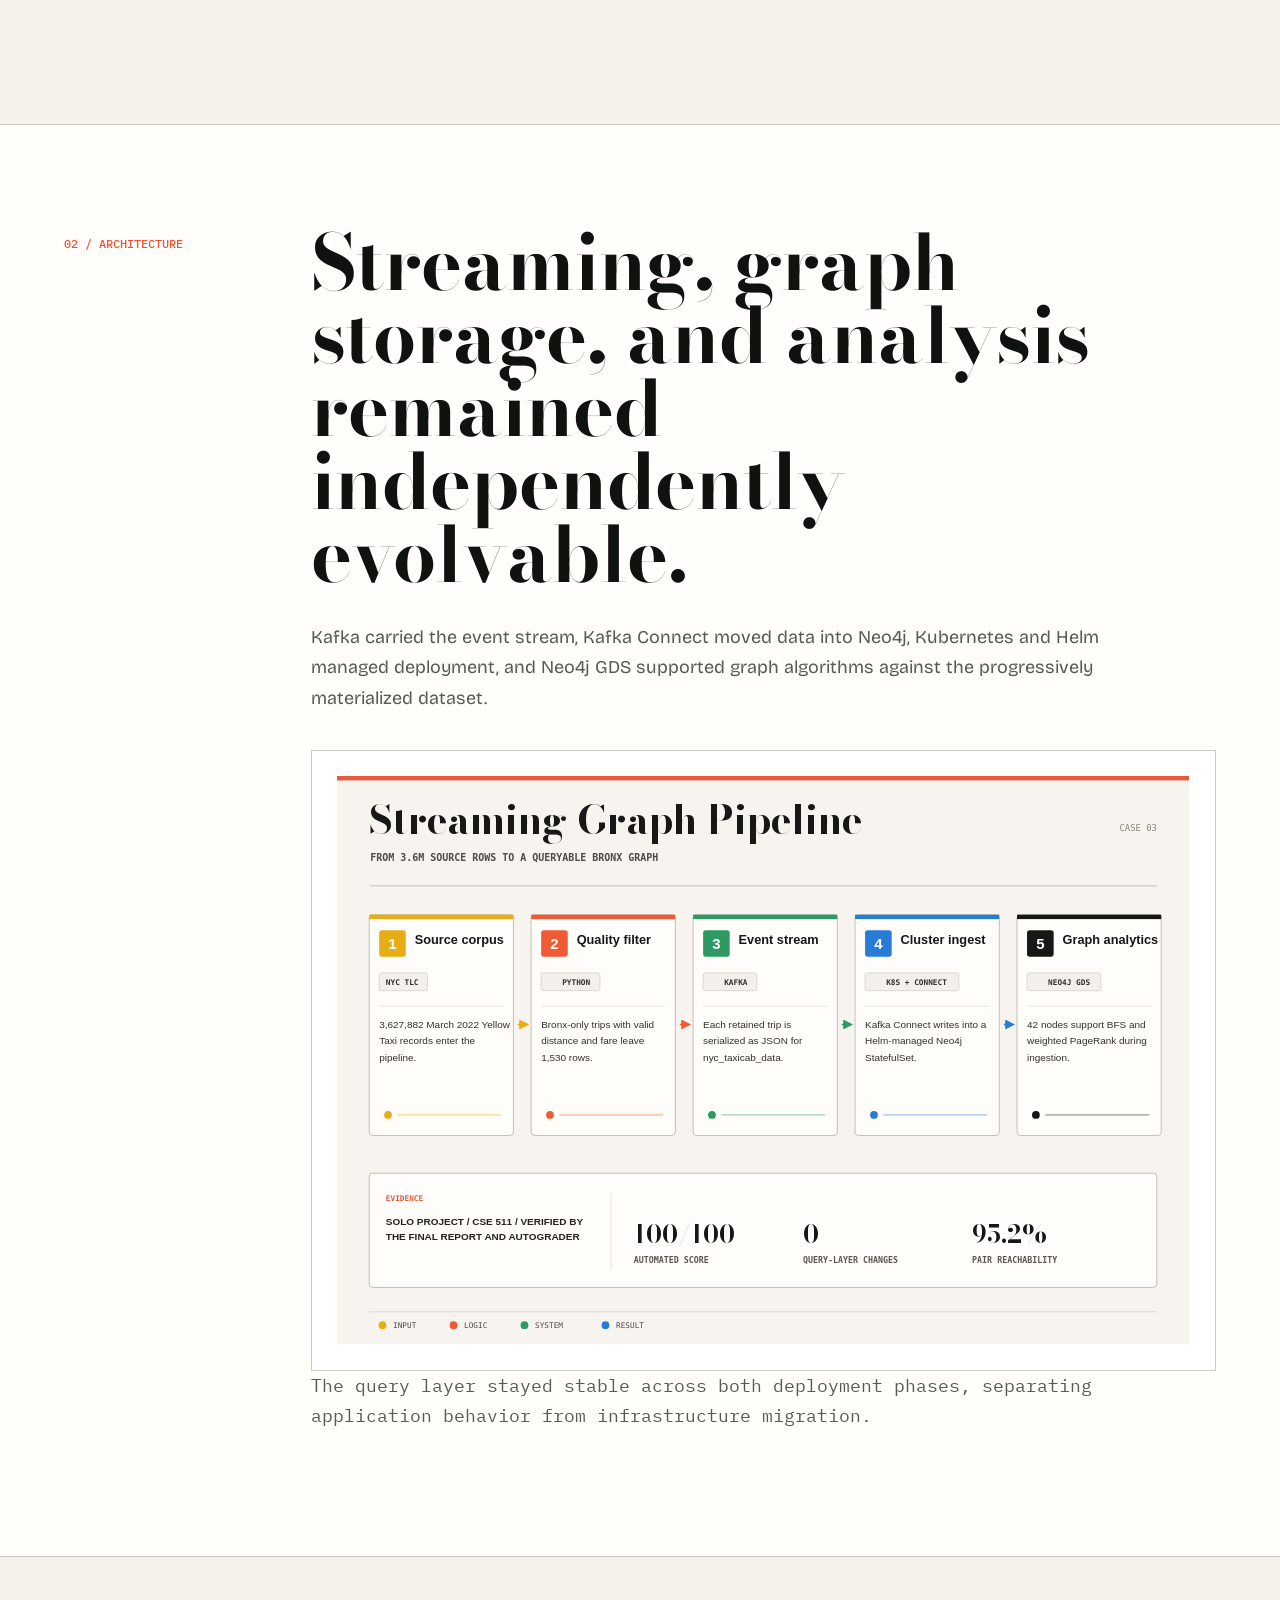
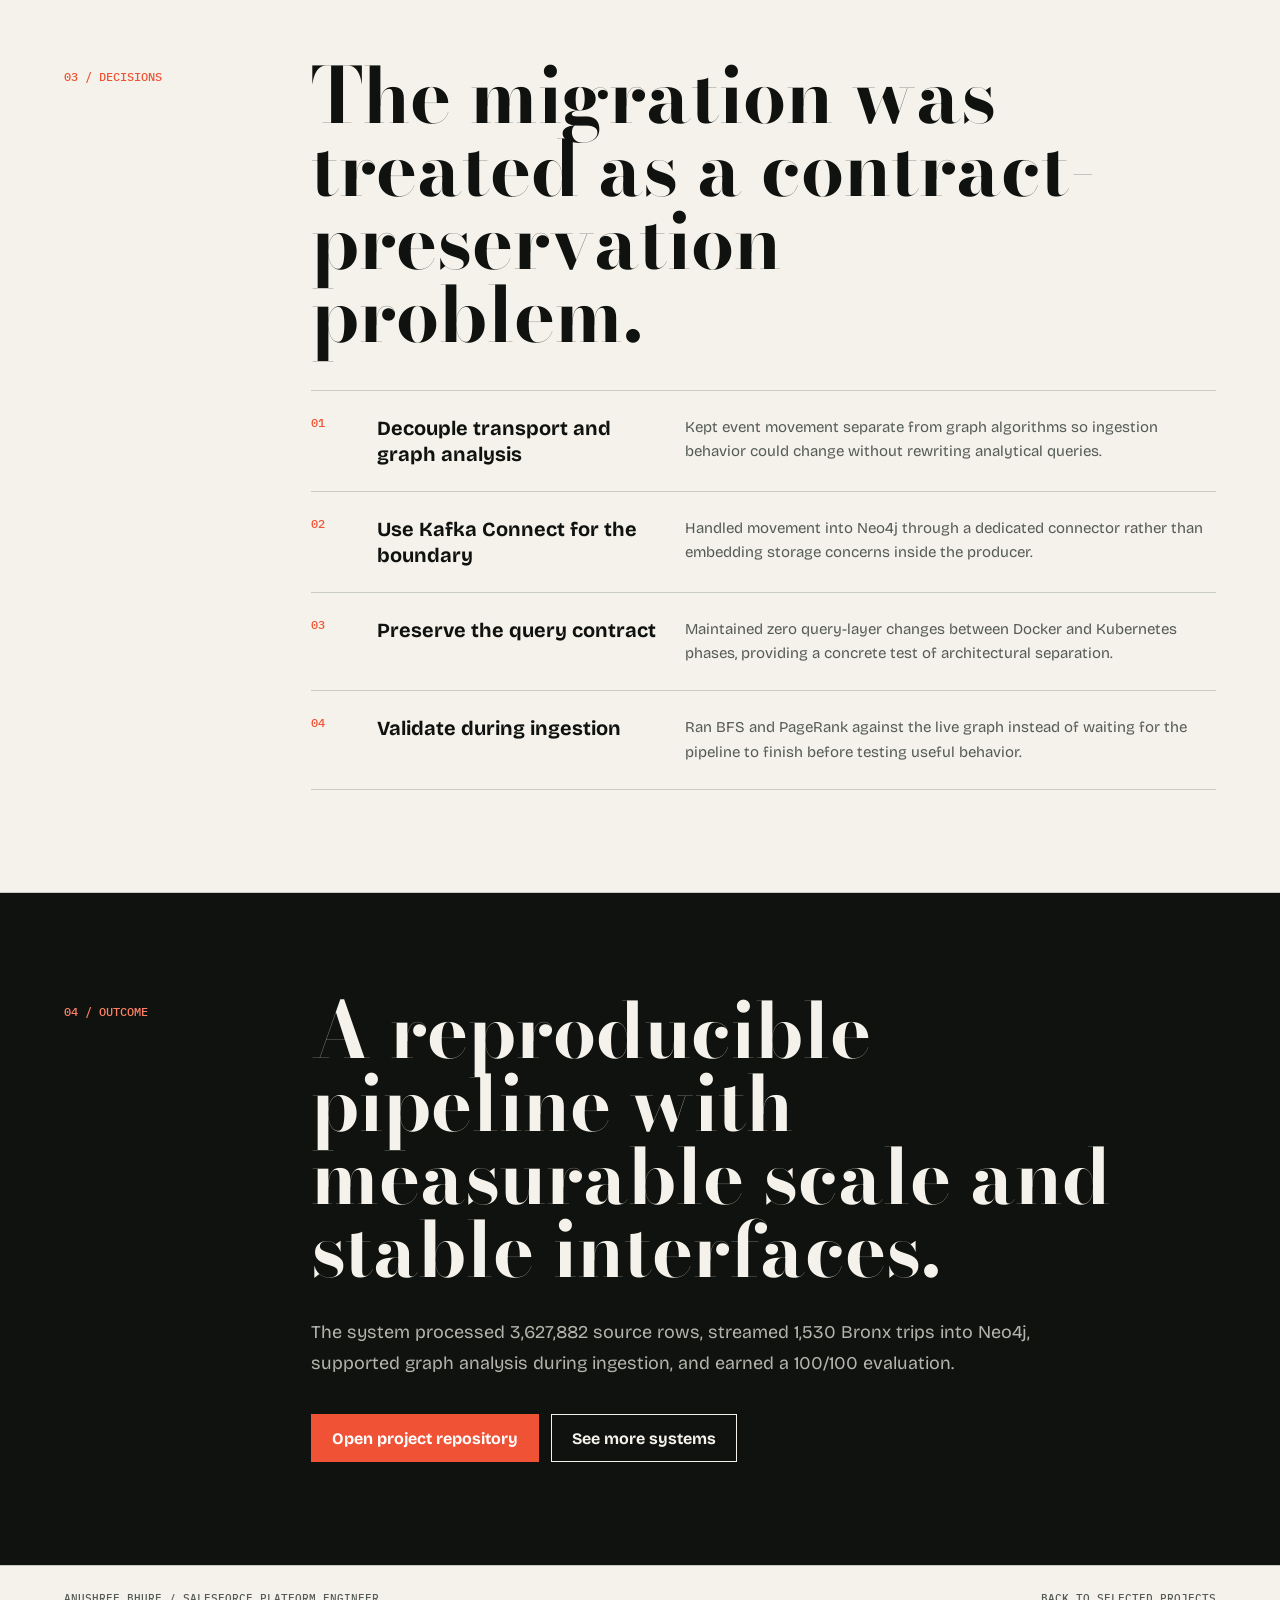
<file: case-studies/streaming-graph.html>
<!doctype html>
<html lang="en" data-theme="light">
<head>
  <meta charset="utf-8">
  <meta name="viewport" content="width=device-width, initial-scale=1">
  <title>Streaming Graph Pipeline | Anushree Bhure</title>
  <meta name="description" content="A distributed-systems case study using Kafka, Kubernetes, Neo4j, and live graph analysis over 3.6 million source records.">
  <meta name="author" content="Anushree Bhure">
  <link rel="canonical" href="https://anushreebhure98.github.io/case-studies/streaming-graph.html">
  <link rel="icon" type="image/svg+xml" href="../favicon.svg">
  <link rel="stylesheet" href="case-study.css?v=1">
</head>
<body>
  <header class="case-header"><a class="case-brand" href="../index.html#top"><img src="../assets/photo/anushree-avatar.webp" alt=""><span>Anushree Bhure</span></a><div class="case-header-actions"><button class="case-theme" id="case-theme" type="button">Dark</button><a href="../index.html#work">All projects</a></div></header>
  <main>
    <section class="case-hero"><div class="case-hero-inner"><div><p class="case-kicker">Case study 03 / Software + cloud systems</p><h1>Streaming graph pipeline</h1><p class="case-lede">A two-phase distributed pipeline that migrated from Docker to Kubernetes while preserving the query layer and enabling graph analysis during ingestion.</p></div><dl class="case-context"><div><dt>Context</dt><dd>Distributed systems project</dd></div><div><dt>Dataset</dt><dd>NYC taxi records</dd></div><div><dt>Stack</dt><dd>Kafka, Kubernetes, Neo4j, Helm, Python</dd></div><div><dt>Result</dt><dd>100 / 100 evaluation</dd></div></dl></div></section>
    <div class="case-metrics" aria-label="Project outcomes"><div class="metric"><strong>3.6M</strong><span>Source records</span></div><div class="metric"><strong>1,530</strong><span>Streamed Bronx trips</span></div><div class="metric"><strong>2</strong><span>Deployment phases</span></div><div class="metric"><strong>100/100</strong><span>Evaluation result</span></div></div>
    <section class="case-section"><div class="case-section-inner"><p class="case-section-label">01 / Problem</p><div class="case-copy"><h2>Move a graph workload to Kubernetes without rewriting the analysis layer.</h2><p>The system needed to ingest a large source dataset through a streaming architecture, materialize graph data in Neo4j, and support live BFS and PageRank analysis while the stream was still active.</p><p>The second phase added an operational constraint: migrate the deployment model from Docker to Kubernetes without changing the query-layer contract.</p></div></div></section>
    <section class="case-section architecture"><div class="case-section-inner"><p class="case-section-label">02 / Architecture</p><div class="case-copy"><h2>Streaming, graph storage, and analysis remained independently evolvable.</h2><p>Kafka carried the event stream, Kafka Connect moved data into Neo4j, Kubernetes and Helm managed deployment, and Neo4j GDS supported graph algorithms against the progressively materialized dataset.</p><div class="architecture-visual"><img src="../assets/visuals/streaming-graph-pipeline.svg" alt="Streaming pipeline architecture using Kafka, Kubernetes, and Neo4j"></div><p class="architecture-note">The query layer stayed stable across both deployment phases, separating application behavior from infrastructure migration.</p></div></div></section>
    <section class="case-section"><div class="case-section-inner"><p class="case-section-label">03 / Decisions</p><div class="case-copy"><h2>The migration was treated as a contract-preservation problem.</h2><div class="decision-list"><article class="decision"><span>01</span><h3>Decouple transport and graph analysis</h3><p>Kept event movement separate from graph algorithms so ingestion behavior could change without rewriting analytical queries.</p></article><article class="decision"><span>02</span><h3>Use Kafka Connect for the boundary</h3><p>Handled movement into Neo4j through a dedicated connector rather than embedding storage concerns inside the producer.</p></article><article class="decision"><span>03</span><h3>Preserve the query contract</h3><p>Maintained zero query-layer changes between Docker and Kubernetes phases, providing a concrete test of architectural separation.</p></article><article class="decision"><span>04</span><h3>Validate during ingestion</h3><p>Ran BFS and PageRank against the live graph instead of waiting for the pipeline to finish before testing useful behavior.</p></article></div></div></div></section>
    <section class="case-section case-outcome"><div class="case-section-inner"><p class="case-section-label">04 / Outcome</p><div class="case-copy"><h2>A reproducible pipeline with measurable scale and stable interfaces.</h2><p>The system processed 3,627,882 source rows, streamed 1,530 Bronx trips into Neo4j, supported graph analysis during ingestion, and earned a 100/100 evaluation.</p><div class="case-actions"><a href="https://github.com/anushreebhure98/streaming-graph-pipeline-kubernetes" target="_blank" rel="noreferrer">Open project repository</a><a href="../index.html#work">See more systems</a></div></div></div></section>
  </main>
  <footer class="case-footer"><span>Anushree Bhure / Salesforce Platform Engineer</span><a href="../index.html#work">Back to selected projects</a></footer>
  <script src="case-study.js"></script>
</body>
</html>
</file>
<file: style.css>
:root {
  --paper: #f4f2ea;
  --paper-high: #ffffff;
  --ink: #121512;
  --ink-soft: #4d544e;
  --line: #c9ccc3;
  --coral: #e44b2e;
  --green: #29b96a;
  --blue: #3979e8;
  --yellow: #f2c94c;
  --dark: #090909;
  --dark-high: #151515;
  --dark-line: #303030;
  --max: 1380px;
  --pad: clamp(22px, 4vw, 64px);
}

[data-theme="dark"] {
  --paper: #080808;
  --paper-high: #151515;
  --ink: #f7f5ee;
  --ink-soft: #b8b4ab;
  --line: #333333;
  --coral: #ff7048;
  --green: #68e5a0;
  --blue: #82adff;
  --yellow: #ffd45c;
}

* { box-sizing: border-box; }
html { scroll-behavior: smooth; }
body {
  margin: 0;
  background: var(--paper);
  color: var(--ink);
  font-family: "Bricolage Grotesque", Arial, sans-serif;
  letter-spacing: 0;
  transition: background-color .25s ease, color .25s ease;
}
body.menu-open { overflow: hidden; }
.watercolor-cursor {
  position: fixed;
  z-index: 0;
  inset: 0;
  width: 100vw;
  height: 100vh;
  pointer-events: none;
  opacity: 1;
  contain: strict;
}
.page-filters { position: absolute; width: 0; height: 0; overflow: hidden; pointer-events: none; }
[data-theme="dark"] .watercolor-cursor {
  opacity: 1;
}
@media (hover: none), (pointer: coarse), (prefers-reduced-motion: reduce) {
  .watercolor-cursor { display: none; }
}
a { color: inherit; text-decoration: none; }
main,
.site-footer { position: relative; z-index: 1; }
button { font: inherit; }
img { display: block; max-width: 100%; }
::selection { background: var(--coral); color: #fff; }

.skip-link {
  position: fixed;
  left: 16px;
  top: -60px;
  z-index: 100;
  background: var(--ink);
  color: var(--paper);
  padding: 12px 16px;
}
.skip-link:focus { top: 16px; }

.scroll-progress {
  position: fixed;
  inset: 0 0 auto;
  height: 3px;
  z-index: 80;
  background: transparent;
}
.scroll-progress span {
  display: block;
  width: 0;
  height: 100%;
  background: var(--coral);
}

.site-header {
  position: sticky;
  top: 0;
  z-index: 60;
  min-height: 70px;
  display: flex;
  align-items: center;
  gap: 30px;
  padding: 0 var(--pad);
  background: color-mix(in srgb, var(--paper) 92%, transparent);
  border-bottom: 1px solid var(--line);
  backdrop-filter: blur(14px);
}
.brand { display: flex; align-items: center; gap: 12px; font-weight: 800; }
.brand-mark {
  width: 34px;
  aspect-ratio: 1;
  display: block;
  overflow: hidden;
  border: 1px solid var(--ink);
  border-radius: 50%;
}
.brand-mark img { width: 100%; height: 100%; object-fit: cover; object-position: 50% 28%; scale: 1.35; }
.brand-name { font-size: 15px; }
.desktop-nav { margin-left: auto; display: flex; align-items: center; gap: clamp(18px, 2.5vw, 38px); }
.desktop-nav a,
.theme-toggle,
.header-cta {
  font-family: "IBM Plex Mono", monospace;
  font-size: 11px;
  text-transform: uppercase;
}
.desktop-nav a { color: var(--ink-soft); transition: color .2s ease; }
.desktop-nav a:hover { color: var(--coral); }
.header-actions { display: flex; align-items: center; gap: 10px; }
.theme-toggle {
  width: 56px;
  height: 34px;
  border: 1px solid var(--line);
  background: transparent;
  color: var(--ink);
  cursor: pointer;
}
.header-cta {
  min-height: 34px;
  padding: 9px 16px;
  background: var(--ink);
  color: var(--paper);
}
.menu-toggle {
  display: none;
  width: 38px;
  height: 34px;
  border: 1px solid var(--line);
  background: transparent;
  cursor: pointer;
  padding: 10px 8px;
}
.menu-toggle span { display: block; height: 1px; background: var(--ink); transition: transform .2s ease; }
.menu-toggle span + span { margin-top: 7px; }
.menu-toggle[aria-expanded="true"] span:first-child { transform: translateY(4px) rotate(45deg); }
.menu-toggle[aria-expanded="true"] span:last-child { transform: translateY(-4px) rotate(-45deg); }
.mobile-nav { display: none; }

.site-header {
  background: color-mix(in srgb, var(--paper) 94%, transparent);
  color: var(--ink);
  border-bottom-color: var(--line);
}
.site-header .brand-mark { border-color: var(--ink); }
.site-header .desktop-nav a { color: var(--ink-soft); }
.site-header .desktop-nav a:hover { color: var(--coral); }
.site-header .theme-toggle,
.site-header .menu-toggle { border-color: var(--line); color: var(--ink); }
.site-header .menu-toggle span { background: var(--ink); }
.site-header .header-cta { background: var(--ink); color: var(--paper); }
[data-theme="dark"] .site-header { background: rgba(8, 8, 8, .94); color: #fff; border-bottom-color: rgba(255,255,255,.14); }
[data-theme="dark"] .site-header .brand-mark { border-color: rgba(255,255,255,.7); }
[data-theme="dark"] .site-header .desktop-nav a { color: #cbc5d7; }
[data-theme="dark"] .site-header .desktop-nav a:hover { color: #75a7ff; }
[data-theme="dark"] .site-header .theme-toggle,
[data-theme="dark"] .site-header .menu-toggle { border-color: rgba(255,255,255,.28); color: #fff; }
[data-theme="dark"] .site-header .menu-toggle span { background: #fff; }
[data-theme="dark"] .site-header .header-cta { background: #fff; color: #100b19; }

@media (min-width: 1051px) {
  .site-header { min-height: 82px; gap: clamp(24px, 3vw, 50px); border-bottom: 0; }
  .brand-mark { width: 38px; }
  .brand-name { font-size: 16px; }
  .desktop-nav {
    margin: 0 0 0 auto;
    min-height: 56px;
    padding: 6px;
    gap: 2px;
    border: 1px solid var(--line);
    border-radius: 999px;
    background: color-mix(in srgb, var(--paper-high) 70%, transparent);
  }
  .desktop-nav a { padding: 12px clamp(14px, 1.7vw, 24px); border-radius: 999px; }
  .desktop-nav a:first-child { color: var(--coral); }
  .header-cta { min-height: 46px; padding: 12px 20px; display: inline-flex; align-items: center; gap: 9px; border: 1px solid var(--coral); border-radius: 999px; background: transparent; color: var(--ink); }
  .theme-toggle { width: 50px; height: 46px; border-radius: 999px; }
  [data-theme="dark"] .desktop-nav { border-color: rgba(255,255,255,.2); background: rgba(255,255,255,.03); }
  [data-theme="dark"] .site-header .header-cta { border-color: #ff824f; background: transparent; color: #fff; }
}

.hero {
  position: relative;
  min-height: max(620px, calc(100svh - 118px));
  overflow: hidden;
  isolation: isolate;
  background-color: rgba(244, 242, 234, .58);
  color: var(--ink);
  border-bottom: 1px solid var(--line);
}
[data-theme="dark"] .hero { background-color: rgba(9, 7, 18, .62); color: #fff; border-bottom-color: rgba(255,255,255,.15); }
.hero-portrait {
  position: absolute;
  z-index: 1;
  top: 0;
  right: 0;
  bottom: 0;
  width: 58%;
  margin: 0;
  display: block;
  overflow: hidden;
  border-left: 1px solid rgba(20, 24, 22, .11);
  background: #eef3f3;
  pointer-events: none;
}
[data-theme="dark"] .hero-portrait { background: #101621; border-left-color: rgba(255,255,255,.12); }
.hero-portrait::before,
.hero-portrait::after {
  content: "";
  position: absolute;
  right: 0;
  z-index: 0;
}
.hero-portrait::before { top: 0; width: clamp(44px, 5vw, 78px); height: 55%; background: #2866d8; }
.hero-portrait::after { bottom: 0; width: clamp(72px, 8vw, 126px); height: 45%; background: #3fac6a; border-top: 4px solid #e44b2e; }
.portrait-photo {
  position: absolute;
  z-index: 1;
  left: 42%;
  bottom: 0;
  width: 78%;
  height: 100%;
  overflow: visible;
  border: 0;
  background: transparent;
  transform: translateX(-50%);
  animation: portraitFrameIn .8s cubic-bezier(.2,.75,.2,1) both;
}
.portrait-photo img {
  display: block;
  position: absolute;
  inset: 0;
  width: 100%;
  height: 100%;
  object-fit: contain;
  object-position: center bottom;
  transition: opacity .3s ease, visibility .3s ease;
}
.portrait-cartoon { opacity: 1; visibility: visible; }
.hero-content {
  position: relative;
  z-index: 3;
  width: min(44%, 650px);
  min-height: inherit;
  display: flex;
  flex-direction: column;
  justify-content: center;
  padding: clamp(56px, 8vh, 86px) var(--pad) 46px;
}
.hero-content > * { animation: heroCopyIn .7s cubic-bezier(.2,.75,.2,1) both; }
.hero-content > :nth-child(2) { animation-delay: .08s; }
.hero-content > :nth-child(3) { animation-delay: .16s; }
.hero-content > :nth-child(4) { animation-delay: .24s; }
.hero-content > :nth-child(5) { animation-delay: .32s; }
.hero-content > :nth-child(6) { animation-delay: .4s; }
.eyebrow,
.section-index,
.act-date,
.project-kicker,
.experience-date {
  font-family: "IBM Plex Mono", monospace;
  font-size: 11px;
  text-transform: uppercase;
}
.eyebrow { display: flex; align-items: center; gap: 10px; margin: 0 0 25px; color: var(--ink-soft); }
[data-theme="dark"] .hero .eyebrow { color: #c4bed1; }
.status-dot { width: 8px; height: 8px; border-radius: 50%; background: var(--green); box-shadow: 0 0 0 5px rgba(67,217,131,.14); animation: statusPulse 2.6s ease-in-out infinite; }
.hero h1 {
  margin: 0;
  max-width: 100%;
  font-family: "Bricolage Grotesque", Arial, sans-serif;
  font-size: clamp(54px, 6vw, 84px);
  line-height: 1.02;
  font-weight: 800;
  letter-spacing: 0;
}
.hero h1 small { display: block; margin-bottom: 10px; font-size: clamp(18px, 1.8vw, 25px); line-height: 1; font-weight: 600; }
.hero h1 > span { display: block; color: var(--ink); }
[data-theme="dark"] .hero h1 > span { color: #fff; }
.hero-role { margin: 16px 0 0; font-size: clamp(25px, 2.8vw, 38px); line-height: 1.08; font-weight: 700; }
.hero-role span { color: #2459d3; }
.hero-role strong { color: #d8442a; font-weight: 700; }
[data-theme="dark"] .hero-role span { color: #75a7ff; }
[data-theme="dark"] .hero-role strong { color: #ff8066; }
.hero-positioning {
  max-width: 540px;
  margin: 28px 0 0;
  font-size: clamp(15px, 1.35vw, 19px);
  line-height: 1.65;
  color: var(--ink-soft);
}
[data-theme="dark"] .hero-positioning { color: #c9c4d2; }
.hero-actions { display: flex; align-items: center; gap: 14px; margin-top: 28px; flex-wrap: wrap; }
.button {
  display: inline-flex;
  align-items: center;
  justify-content: center;
  gap: 18px;
  min-height: 50px;
  padding: 0 22px;
  font-size: 13px;
  font-weight: 700;
}
.hero .button-primary { background: #e44b2e; color: #fff; }
.hero .button-secondary { border: 1px solid #29b96a; color: var(--ink); }
.hero .text-link { margin-left: 6px; padding: 8px 0; border-bottom: 1px solid var(--line); color: var(--ink); font-family: "IBM Plex Mono", monospace; font-size: 11px; text-transform: uppercase; }
[data-theme="dark"] .hero .button-secondary { border-color: #43d983; color: #fff; }
[data-theme="dark"] .hero .text-link { border-bottom-color: rgba(255,255,255,.38); color: #fff; }

/* Cinematic portfolio hero */
.hero {
  min-height: max(700px, calc(100svh - 82px));
  background: rgba(244, 242, 234, .68);
  border-bottom-color: #c9ccc3;
}
.hero::before {
  content: none;
}
[data-theme="dark"] .hero { background: rgba(9, 7, 7, .76); color: #fff; border-bottom-color: rgba(255,255,255,.13); }
.hero-content {
  width: 54%;
  min-height: inherit;
  justify-content: center;
  align-items: flex-start;
  padding: clamp(54px, 7vh, 78px) var(--pad) 40px;
}
.hero-greeting { margin: 0 0 18px; font-size: clamp(29px, 2.7vw, 41px); line-height: 1.1; color: var(--ink-soft); }
.hero-greeting strong { color: var(--coral); font-size: 1.22em; font-weight: 700; }
[data-theme="dark"] .hero-greeting { color: #c8bdb8; }
.hero h1 {
  max-width: 720px;
  font-size: clamp(66px, 7.6vw, 112px);
  line-height: .9;
  font-weight: 500;
}
.hero h1 > span { color: var(--ink); }
.hero h1 > span + span { margin-top: 8px; }
[data-theme="dark"] .hero h1 > span { color: #fff; }
.hero-role-rotator { min-height: 1.88em; }
.hero-role-line { opacity: 1; transform: translateY(0); transition: opacity .24s ease, transform .24s ease; }
.hero-role-line:nth-child(2) { transition-delay: .04s; }
.hero-role-rotator.is-changing .hero-role-line { opacity: 0; transform: translateY(14px); }
.hero-role-skills { min-height: 25px; margin-top: 20px; display: flex; align-items: center; flex-wrap: wrap; opacity: 1; transform: translateY(0); transition: opacity .24s ease, transform .24s ease; }
.hero-role-skills.is-changing { opacity: 0; transform: translateY(8px); }
.hero-role-skills span { padding: 0 14px; border-right: 1px solid var(--line); color: var(--ink-soft); font-family: "IBM Plex Mono", monospace; font-size: 12px; line-height: 1.5; text-transform: uppercase; }
.hero-role-skills span:first-child { padding-left: 0; color: var(--ink-soft); }
.hero-role-skills span:last-child { border-right: 0; }
[data-theme="dark"] .hero-role-skills span { border-right-color: rgba(255,255,255,.22); color: #bbb4b1; }
[data-theme="dark"] .hero-role-skills span:first-child { color: #bbb4b1; }
.hero-positioning { max-width: 630px; margin-top: 17px; font-size: clamp(19px, 1.65vw, 24px); line-height: 1.5; }
.hero-actions { margin-top: 28px; }
.hero .button-primary { min-height: 58px; padding: 0 28px; border-radius: 999px; background: #f2552c; font-size: 15px; font-weight: 600; }
.hero-email {
  width: 58px;
  height: 58px;
  display: grid;
  place-items: center;
  border: 1px solid var(--ink);
  border-radius: 50%;
  transition: transform .2s ease, background-color .2s ease, color .2s ease;
}
.hero-email svg { width: 23px; height: 23px; fill: none; stroke: currentColor; stroke-width: 1.7; stroke-linecap: round; stroke-linejoin: round; }
.hero-email:hover,
.hero-email:focus-visible { transform: translateY(-3px); background: var(--ink); color: var(--paper); outline: none; }
[data-theme="dark"] .hero-email { border-color: rgba(255,255,255,.8); color: #fff; }
[data-theme="dark"] .hero-email:hover,
[data-theme="dark"] .hero-email:focus-visible { background: #fff; color: #16100e; }
.hero-recruiter-hook {
  position: relative;
  width: min(100%, 500px);
  margin: 34px 0 0;
  padding: 18px 54px 18px 0;
  border-top: 1px solid var(--line);
  border-bottom: 1px solid var(--line);
}
.hero-recruiter-hook::after { content: "\2198"; position: absolute; top: 50%; right: 5px; color: var(--coral); font-size: 34px; line-height: 1; transform: translateY(-50%); }
.hero-recruiter-hook > span,
.hero-recruiter-hook > small { display: block; font-family: "IBM Plex Mono", monospace; text-transform: uppercase; }
.hero-recruiter-hook > span { margin-bottom: 8px; color: var(--coral); font-size: 8px; }
.hero-recruiter-hook > strong { display: block; max-width: 430px; font-size: clamp(18px, 1.65vw, 24px); line-height: 1.2; }
.hero-recruiter-hook > small { margin-top: 10px; color: var(--ink-soft); font-size: 8px; line-height: 1.5; }
.hero-portrait {
  top: 0;
  right: 0;
  bottom: 0;
  width: 50%;
  border-left: 1px solid var(--line);
  background: var(--paper);
  overflow: hidden;
}
[data-theme="dark"] .hero-portrait { border-left-color: rgba(255,255,255,.14); background: #0a0909; }
.hero-portrait::before {
  content: "";
  position: absolute;
  z-index: 0;
  top: 0;
  right: 0;
  bottom: 0;
  width: 39%;
  border-left: 1px solid var(--line);
  background: var(--paper-high);
}
.hero-portrait::after {
  content: "BUILDS ACROSS BOUNDARIES";
  position: absolute;
  z-index: 1;
  right: auto;
  left: 5%;
  bottom: 5%;
  width: auto;
  height: auto;
  border: 0;
  background: transparent;
  color: var(--ink-soft);
  font-family: "IBM Plex Mono", monospace;
  font-size: 8px;
  text-transform: uppercase;
  writing-mode: vertical-rl;
  transform: rotate(180deg);
  opacity: .65;
}
[data-theme="dark"] .hero-portrait::before { border-left-color: rgba(255,255,255,.14); background: #111010; }
.hero-portrait-index {
  position: absolute;
  z-index: 5;
  top: 28px;
  left: 5%;
  right: 4%;
  display: flex;
  align-items: center;
  justify-content: space-between;
  padding-bottom: 12px;
  border-bottom: 1px solid var(--line);
  color: var(--ink-soft);
  font-family: "IBM Plex Mono", monospace;
  font-size: 8px;
  text-transform: uppercase;
}
[data-theme="dark"] .hero-portrait-index { border-bottom-color: rgba(255,255,255,.14); color: #aaa3a0; }
.portrait-photo { z-index: 2; left: 32%; bottom: 0; width: 60%; height: 67%; overflow: hidden; clip-path: none; }
.portrait-photo img { object-fit: contain; object-position: center bottom; transform: none; }
.portrait-photo .portrait-cartoon { filter: url(#portrait-green-screen); }
.hero-tool-copy { position: absolute; z-index: 4; top: 11%; left: 5%; width: 53%; color: var(--ink); text-align: left; transform: none; }
.hero-tool-copy > span { color: var(--coral); font-family: "IBM Plex Mono", monospace; font-size: 9px; text-transform: uppercase; }
.hero-tool-copy h2 { margin: 10px 0 10px; max-width: 390px; font-size: clamp(27px, 2.8vw, 44px); line-height: .98; }
.hero-tool-copy p { max-width: 350px; margin: 0; color: var(--ink-soft); font-family: "IBM Plex Mono", monospace; font-size: 9px; line-height: 1.7; text-transform: uppercase; }
[data-theme="dark"] .hero-tool-copy { color: #fff; }
[data-theme="dark"] .hero-tool-copy p { color: #c4bbb7; }
.hero-tools {
  position: absolute;
  z-index: 4;
  top: 12%;
  right: 0;
  bottom: 8%;
  width: 39%;
  display: grid;
  grid-template-rows: repeat(5, minmax(0, 1fr));
}
.hero-tool {
  position: relative;
  width: 100%;
  height: auto;
  margin: 0;
  display: grid;
  grid-template-columns: 24px 38px minmax(0, 1fr);
  align-items: center;
  gap: 10px;
  padding: 0 9%;
  border: 0;
  border-bottom: 1px solid var(--line);
  background: transparent;
  color: inherit;
  font: inherit;
  box-shadow: none;
  text-align: left;
  pointer-events: auto;
  cursor: pointer;
  animation: none;
  transition: background-color .25s ease, color .25s ease, padding-left .25s ease;
}
.hero-tool:last-child { border-bottom: 0; }
.hero-tool::before { content: attr(data-index); color: var(--ink-soft); font-family: "IBM Plex Mono", monospace; font-size: 8px; }
.hero-tool::after { content: "\2192"; position: absolute; right: 8%; color: var(--coral); font-size: 17px; opacity: 0; transform: translateX(-8px); transition: opacity .2s ease, transform .2s ease; }
.hero-tool img { width: 34px; height: 30px; max-width: 34px; max-height: 30px; object-fit: contain; }
.hero-tool span { position: static; color: var(--ink-soft); font-family: "IBM Plex Mono", monospace; font-size: 8px; font-weight: 600; line-height: 1.35; text-transform: uppercase; opacity: 1; visibility: visible; translate: none; transition: color .18s ease; white-space: normal; }
.hero-tool:hover,
.hero-tool:focus-visible { z-index: 5; padding-left: 12%; background: color-mix(in srgb, var(--coral) 9%, transparent); outline: none; }
.hero-tool.is-active { z-index: 5; padding-left: 12%; background: var(--coral); color: #fff; }
.hero-tool:hover::after,
.hero-tool:focus-visible::after,
.hero-tool.is-active::after { opacity: 1; transform: translateX(0); }
.hero-tool:hover span,
.hero-tool:focus-visible span,
.hero-tool.is-active span,
.hero-tool.is-active::before { color: #fff; }
[data-theme="dark"] .hero-tool { border-bottom-color: rgba(255,255,255,.14); background: transparent; box-shadow: none; }
[data-theme="dark"] .hero-tool span { color: #c9c3c0; }
[data-theme="dark"] .hero-tool.is-active { background: #f06648; }
.hero-portrait-note { position: absolute; z-index: 4; left: 8%; bottom: 4%; display: grid; gap: 3px; }
.hero-portrait-note span { color: var(--coral); font-family: "IBM Plex Mono", monospace; font-size: 7px; text-transform: uppercase; }
.hero-portrait-note strong { max-width: 190px; font-size: 12px; line-height: 1.25; }
.tool-salesforce img { filter: invert(47%) sepia(93%) saturate(2108%) hue-rotate(155deg) brightness(95%) contrast(101%); }
.tool-ai img { filter: invert(48%) sepia(94%) saturate(2896%) hue-rotate(210deg) brightness(98%) contrast(94%); }
.tool-software img { filter: none; }
.tool-quality img { filter: invert(55%) sepia(44%) saturate(929%) hue-rotate(74deg) brightness(88%) contrast(91%); }
.tool-business img { filter: none; }
.hero-tool.is-active img { filter: brightness(0) invert(1); }
.proof-strip {
  position: relative;
  z-index: 3;
  margin-top: 0;
  display: grid;
  grid-template-columns: repeat(4, 1fr);
  border-bottom: 1px solid var(--line);
  background: var(--paper-high);
}
.proof-item { min-height: 128px; padding: 26px var(--pad); border-right: 1px solid var(--line); display: flex; flex-direction: column; justify-content: center; }
.proof-item:last-child { border-right: 0; }
.proof-item strong { font-size: clamp(30px, 3.3vw, 48px); line-height: 1; letter-spacing: 0; }
.proof-item span { margin-top: 10px; font-family: "IBM Plex Mono", monospace; font-size: 10px; text-transform: uppercase; color: var(--ink-soft); }
.proof-item:nth-child(1) strong { color: var(--coral); }
.proof-item:nth-child(2) strong { color: var(--green); }
.proof-item:nth-child(3) strong { color: var(--blue); }
.proof-award { background: var(--yellow); color: #17130c; }
.proof-award span { color: #51451f; }
.proof-item strong { transition: transform .25s ease; }
.proof-item:hover strong { transform: translateY(-5px); }

.learning-loop-section {
  padding: clamp(90px, 10vw, 150px) var(--pad);
  overflow: hidden;
  background: var(--paper);
  border-bottom: 1px solid var(--line);
}
.learning-intro {
  max-width: var(--max);
  margin: 0 auto 82px;
  display: grid;
  grid-template-columns: 160px minmax(360px, 1fr) minmax(280px, 420px);
  gap: clamp(24px, 4vw, 64px);
  align-items: end;
}
.learning-intro h2 {
  margin: 0;
  font-family: "Bodoni Moda", Georgia, serif;
  font-size: clamp(48px, 7vw, 94px);
  line-height: .92;
  font-weight: 700;
}
.learning-intro > p:last-child { margin: 0; color: var(--ink-soft); font-size: 16px; line-height: 1.75; }
.learning-loop { max-width: var(--max); margin: 0 auto; --loop-progress: 0%; --loop-accent: var(--coral); }
.learning-path {
  position: relative;
  display: grid;
  grid-template-columns: repeat(5, minmax(0, 1fr));
  gap: clamp(10px, 2vw, 30px);
  padding-top: 45px;
}
.learning-rail {
  position: absolute;
  top: 0;
  left: 10%;
  right: 10%;
  height: 2px;
  overflow: hidden;
  background: var(--line);
}
.learning-rail span {
  display: block;
  width: var(--loop-progress);
  height: 100%;
  background: linear-gradient(90deg, var(--coral), var(--yellow), var(--blue), var(--green), var(--coral));
  transition: width .7s cubic-bezier(.2,.75,.2,1);
}
.learning-step {
  position: relative;
  min-width: 0;
  min-height: 108px;
  padding: 8px 8px 24px;
  border: 0;
  background: transparent;
  color: var(--ink-soft);
  text-align: center;
  cursor: pointer;
  opacity: .55;
  transition: color .3s ease, opacity .3s ease, transform .3s ease;
}
.learning-step:hover,
.learning-step:focus-visible,
.learning-step.is-active { color: var(--ink); opacity: 1; }
.learning-step:focus-visible { outline: 2px solid var(--step-accent); outline-offset: 6px; }
.learning-step.is-active { transform: translateY(-3px); }
.learning-marker {
  position: absolute;
  top: -62px;
  left: 50%;
  width: 34px;
  height: 34px;
  display: grid;
  place-items: center;
  border: 1px solid var(--line);
  border-radius: 50%;
  background: var(--paper);
  color: var(--ink-soft);
  transform: translateX(-50%);
  font-family: "IBM Plex Mono", monospace;
  font-size: 9px;
  transition: background .35s ease, color .35s ease, border-color .35s ease, box-shadow .35s ease, scale .35s ease;
}
.learning-step.is-complete .learning-marker { border-color: var(--step-accent); }
.learning-step.is-active .learning-marker {
  border-color: var(--step-accent);
  background: var(--step-accent);
  color: #11150f;
  scale: 1.12;
  box-shadow: 0 0 0 7px color-mix(in srgb, var(--step-accent) 14%, transparent);
}
.learning-step strong { display: block; font-size: clamp(16px, 1.6vw, 21px); line-height: 1.2; }
.learning-step small { display: block; margin-top: 8px; font-family: "IBM Plex Mono", monospace; font-size: 8px; line-height: 1.5; text-transform: uppercase; }
.learning-evidence {
  min-height: 228px;
  margin-top: 26px;
  padding-top: 42px;
  display: grid;
  grid-template-columns: minmax(0, 1fr) minmax(220px, 300px);
  gap: clamp(40px, 6vw, 90px);
  border-top: 1px solid var(--line);
}
.learning-evidence-copy > span { color: var(--loop-accent); font-family: "IBM Plex Mono", monospace; font-size: 9px; font-weight: 500; text-transform: uppercase; }
.learning-evidence h3 { margin: 12px 0 14px; font-size: clamp(28px, 3vw, 42px); line-height: 1.08; }
.learning-evidence p { max-width: 760px; margin: 0; color: var(--ink-soft); font-size: 16px; line-height: 1.7; }
.learning-tools { display: flex; align-items: center; flex-wrap: wrap; gap: 8px; margin-top: 24px; }
.learning-tools span { min-height: 30px; display: inline-flex; align-items: center; gap: 7px; padding: 0 10px; border: 1px solid var(--line); font-family: "IBM Plex Mono", monospace; font-size: 8px; text-transform: uppercase; }
.learning-tools img { width: 14px; height: 14px; object-fit: contain; }
[data-theme="dark"] .learning-tools img { filter: invert(1); }
.learning-evidence-result { padding-left: clamp(28px, 4vw, 58px); display: flex; flex-direction: column; justify-content: center; border-left: 1px solid var(--line); }
.learning-evidence-result strong { color: var(--loop-accent); font-family: "Bodoni Moda", Georgia, serif; font-size: clamp(64px, 8vw, 112px); line-height: .78; font-weight: 700; }
.learning-evidence-result span { max-width: 180px; margin-top: 22px; color: var(--ink-soft); font-size: 13px; font-weight: 700; line-height: 1.4; }

.section { padding: clamp(90px, 11vw, 160px) var(--pad); }
main section[id] { scroll-margin-top: 70px; }
.section-heading { display: grid; grid-template-columns: 160px minmax(300px, 1fr) minmax(260px, 420px); gap: clamp(24px, 4vw, 64px); align-items: end; max-width: var(--max); margin: 0 auto 76px; }
.section-index { margin: 0; color: var(--coral); }
.section-heading h2,
.story-intro h2,
.capability-lead h2,
.recognition-intro h2,
.contact-copy h2 {
  margin: 0;
  font-family: "Bodoni Moda", Georgia, serif;
  font-size: clamp(48px, 7vw, 94px);
  line-height: .92;
  font-weight: 700;
  letter-spacing: 0;
}
.section-heading > p:last-child { margin: 0; font-size: 16px; line-height: 1.75; color: var(--ink-soft); }

.value-list { max-width: var(--max); margin: 0 auto; border-top: 1px solid var(--line); }
.value-row {
  display: grid;
  grid-template-columns: 72px minmax(220px, 1fr) minmax(280px, 1.25fr) minmax(150px, .55fr);
  align-items: center;
  gap: 28px;
  min-height: 164px;
  border-bottom: 1px solid var(--line);
  transition: background .2s ease, padding .2s ease;
}
.value-row:hover { background: var(--paper-high); padding-left: 18px; padding-right: 18px; }
.value-number { font-family: "IBM Plex Mono", monospace; font-size: 11px; color: var(--ink-soft); }
.value-row h3 { margin: 0; font-size: clamp(22px, 2.4vw, 34px); line-height: 1.15; }
.value-row p { margin: 0; color: var(--ink-soft); line-height: 1.7; font-size: 14px; }
.value-proof { justify-self: end; font-family: "IBM Plex Mono", monospace; font-size: 11px; color: var(--green); text-align: right; }

.story-section { background: var(--dark); color: #f2f4ed; padding: clamp(90px, 11vw, 160px) var(--pad); overflow: hidden; }
.story-intro { max-width: var(--max); margin: 0 auto 90px; display: grid; grid-template-columns: 160px minmax(360px, 1fr) minmax(280px, 420px); gap: clamp(24px, 4vw, 64px); align-items: end; }
.story-intro .section-index { color: #69e19b; }
.story-intro > p:last-child { margin: 0; color: #9da9a1; line-height: 1.7; }
.story-acts { max-width: var(--max); margin: 0 auto; display: grid; grid-template-columns: repeat(3, 1fr); border-top: 1px solid var(--dark-line); }
.story-act { position: relative; padding: 52px 38px 12px 0; border-right: 1px solid var(--dark-line); }
.story-act + .story-act { padding-left: 38px; }
.story-act:last-child { border-right: 0; }
.act-marker { position: absolute; top: -17px; left: 0; width: 34px; height: 34px; display: grid; place-items: center; border: 1px solid #69e19b; border-radius: 50%; background: var(--dark); }
.story-act + .story-act .act-marker { left: 38px; }
.act-marker span { font-family: "IBM Plex Mono", monospace; font-size: 9px; color: #69e19b; }
.act-date { color: #7d8a81; margin: 0 0 16px; }
.story-act h3 { margin: 0; font-size: clamp(28px, 3vw, 42px); }
.story-act > p:not(.act-date) { min-height: 118px; margin: 20px 0 26px; color: #b2bcb5; font-size: 15px; line-height: 1.72; }
.story-act ul { list-style: none; padding: 0; margin: 0; border-top: 1px solid var(--dark-line); }
.story-act li { padding: 11px 0; border-bottom: 1px solid var(--dark-line); font-family: "IBM Plex Mono", monospace; font-size: 10px; color: #d5dbd6; text-transform: uppercase; }

.work-section { background: var(--paper-high); }
.work-heading { margin-bottom: 58px; }
.project { max-width: var(--max); margin-left: auto; margin-right: auto; border-radius: 6px; overflow: hidden; }
.project-featured { display: grid; grid-template-columns: 130px minmax(320px, .9fr) minmax(340px, 1.1fr); min-height: 520px; background: #181914; color: #f6f5e9; }
.project-meta { padding: 34px; display: flex; flex-direction: column; justify-content: space-between; border-right: 1px solid rgba(255,255,255,.16); }
.project-number { font-family: "IBM Plex Mono", monospace; font-size: 12px; }
.project-kicker { writing-mode: vertical-rl; transform: rotate(180deg); color: #d0d3c7; }
.project-copy { padding: clamp(38px, 5vw, 74px); display: flex; flex-direction: column; justify-content: center; }
.project-copy h3 { margin: 0; font-size: clamp(42px, 5.4vw, 74px); line-height: .95; letter-spacing: 0; }
.project-copy > p { margin: 24px 0; font-size: 15px; line-height: 1.75; color: #bdc1b6; }
.project-tags { display: flex; flex-wrap: wrap; gap: 8px; }
.project-tags span { padding: 7px 9px; border: 1px solid rgba(255,255,255,.22); font-family: "IBM Plex Mono", monospace; font-size: 9px; text-transform: uppercase; }
.project-link { align-self: flex-start; margin-top: 30px; padding-bottom: 6px; border-bottom: 1px solid currentColor; font-family: "IBM Plex Mono", monospace; font-size: 10px; text-transform: uppercase; }
.project-link:hover { color: var(--yellow); }
.project-visual { position: relative; min-height: 420px; overflow: hidden; border-left: 1px solid rgba(255,255,255,.16); background-color: #20221b; background-image: linear-gradient(rgba(255,255,255,.08) 1px, transparent 1px), linear-gradient(90deg, rgba(255,255,255,.08) 1px, transparent 1px); background-size: 38px 38px; }
.project-image-wrap { margin: 0; background: #090b0a; }
.project-image-wrap img { width: 100%; height: 100%; min-height: 520px; object-fit: cover; object-position: center; transform: scale(1.03); transition: transform 1s cubic-bezier(.2,.7,.2,1), filter .5s ease; }
.project-image-wrap:hover img { transform: scale(1.1); filter: saturate(1.12); }
.project-image-wrap figcaption { position: absolute; left: 24px; right: 24px; bottom: 24px; padding: 15px 17px; display: flex; align-items: center; justify-content: space-between; gap: 20px; background: rgba(9,11,10,.86); border: 1px solid rgba(255,255,255,.24); color: #fff; backdrop-filter: blur(10px); }
.project-image-wrap figcaption span { font-family: "IBM Plex Mono", monospace; font-size: 9px; text-transform: uppercase; color: #f1cc57; }
.project-image-wrap figcaption strong { font-size: 12px; font-weight: 600; }
.graph-node { position: absolute; z-index: 2; display: grid; place-items: center; border: 1px solid rgba(255,255,255,.7); border-radius: 50%; background: #20221b; font-family: "IBM Plex Mono", monospace; font-size: 10px; }
.node-main { width: 146px; height: 146px; left: 50%; top: 50%; transform: translate(-50%,-50%); background: var(--yellow); color: #17130c; border: 0; font-size: 35px; font-weight: 500; box-shadow: 0 0 0 22px rgba(242,201,76,.09); }
.node-a { width: 88px; height: 88px; left: 12%; top: 15%; }
.node-b { width: 94px; height: 94px; right: 9%; top: 18%; }
.node-c { width: 78px; height: 78px; right: 14%; bottom: 12%; }
.graph-line { position: absolute; z-index: 1; display: block; height: 1px; background: rgba(255,255,255,.58); transform-origin: left center; }
.line-a { width: 42%; left: 25%; top: 28%; transform: rotate(35deg); }
.line-b { width: 36%; left: 53%; top: 49%; transform: rotate(-42deg); }
.line-c { width: 31%; left: 52%; top: 55%; transform: rotate(42deg); }
.project-pair { max-width: var(--max); margin: 24px auto 0; display: grid; grid-template-columns: 1fr 1fr; gap: 24px; }
.project-secondary { display: grid; grid-template-columns: 94px 1fr; min-height: 510px; color: #fff; }
.project-secondary .project-meta { padding: 26px; }
.project-secondary .project-copy { padding: clamp(32px, 4vw, 54px); justify-content: flex-start; }
.project-secondary .project-copy h3 { font-size: clamp(34px, 4vw, 52px); }
.project-green { background: #176c45; }
.project-blue { background: #1d4c99; }
.impact-meter { width: 100%; height: 9px; margin: 12px 0 26px; background: rgba(255,255,255,.2); }
.impact-meter span { display: block; height: 100%; background: #fff; }
.metric-line { display: grid; grid-template-columns: auto 1fr auto 1fr; align-items: baseline; gap: 10px; margin: 0 0 28px; }
.metric-line strong { font-size: 24px; }
.metric-line span { font-family: "IBM Plex Mono", monospace; font-size: 9px; text-transform: uppercase; opacity: .8; }
.pipeline { display: grid; grid-template-columns: auto 1fr auto 1fr auto; align-items: center; gap: 9px; margin: 12px 0 28px; }
.pipeline span { padding: 10px; border: 1px solid rgba(255,255,255,.7); font-family: "IBM Plex Mono", monospace; font-size: 9px; }
.pipeline i { height: 1px; background: rgba(255,255,255,.6); position: relative; }
.pipeline i::after { content: ""; position: absolute; right: 0; top: -3px; width: 6px; height: 6px; border-top: 1px solid #fff; border-right: 1px solid #fff; transform: rotate(45deg); }
.system-mindgraph {
  --mindgraph-active: #f2cf62;
  max-width: var(--max);
  margin: 24px auto 0;
  overflow: hidden;
  border: 1px solid #30342d;
  border-radius: 6px;
  background: #10130f;
  color: #f5f5ec;
}
.mindgraph-header {
  min-height: 120px;
  padding: 27px 30px;
  display: flex;
  align-items: flex-end;
  justify-content: space-between;
  gap: 34px;
  border-bottom: 1px solid #30342d;
}
.mindgraph-header h3 { margin: 8px 0 0; font-size: clamp(28px, 3.3vw, 46px); line-height: 1; }
.mindgraph-legend { display: flex; flex-wrap: wrap; justify-content: flex-end; gap: 8px 15px; }
.mindgraph-legend span { display: inline-flex; align-items: center; gap: 7px; color: #aab1a7; font-family: "IBM Plex Mono", monospace; font-size: 8px; text-transform: uppercase; }
.mindgraph-legend span::before { content: ""; width: 7px; height: 7px; border-radius: 50%; background: currentColor; }
.mindgraph-legend .legend-evidence { color: #f2cf62; }
.mindgraph-legend .legend-intelligence { color: #ff826b; }
.mindgraph-legend .legend-data { color: #64e399; }
.mindgraph-legend .legend-experience { color: #83adff; }
.mindgraph-stage {
  position: relative;
  min-height: 600px;
  isolation: isolate;
  background-image: linear-gradient(rgba(255,255,255,.04) 1px, transparent 1px), linear-gradient(90deg, rgba(255,255,255,.04) 1px, transparent 1px);
  background-size: 32px 32px;
}
.mindgraph-stage::before {
  content: "";
  position: absolute;
  z-index: -2;
  inset: 9%;
  border: 1px dashed rgba(255,255,255,.1);
  border-radius: 50%;
  animation: systemSpin 60s linear infinite;
}
.mindgraph-links { position: absolute; z-index: -1; inset: 0; width: 100%; height: 100%; overflow: visible; pointer-events: none; }
.mindgraph-links-mobile { display: none; }
.mindgraph-links path {
  fill: none;
  stroke: #667066;
  stroke-width: 1.5;
  stroke-dasharray: 8 11;
  vector-effect: non-scaling-stroke;
  opacity: .58;
  animation: mindgraphSignal 2.4s linear infinite;
  transition: stroke .3s ease, stroke-width .3s ease, opacity .3s ease;
}
.mindgraph-links path:nth-child(2) { animation-delay: -.4s; }
.mindgraph-links path:nth-child(3) { animation-delay: -.8s; }
.mindgraph-links path:nth-child(4) { animation-delay: -1.2s; }
.mindgraph-links path:nth-child(5) { animation-delay: -1.6s; }
.mindgraph-links path:nth-child(6) { animation-delay: -2s; }
.mindgraph-links path.is-active { stroke: var(--mindgraph-active); stroke-width: 3; opacity: 1; }
.mindgraph-core {
  position: absolute;
  z-index: 3;
  left: 50%;
  top: 50%;
  width: 172px;
  height: 172px;
  translate: -50% -50%;
  display: flex;
  flex-direction: column;
  align-items: center;
  justify-content: center;
  border: 1px solid #f2cf62;
  border-radius: 50%;
  background: #f2cf62;
  color: #15170f;
  text-align: center;
  box-shadow: 0 0 0 20px rgba(242,207,98,.07), 0 0 0 42px rgba(242,207,98,.035);
  animation: mindgraphCore 4s ease-in-out infinite;
}
.mindgraph-core span,
.mindgraph-core small { font-family: "IBM Plex Mono", monospace; font-size: 7px; text-transform: uppercase; }
.mindgraph-core strong { margin: 8px 0 6px; font-size: 33px; line-height: .8; }
.mindgraph-node {
  --node-accent: #f2cf62;
  position: absolute;
  z-index: 2;
  width: 190px;
  min-height: 112px;
  padding: 15px 16px;
  display: flex;
  flex-direction: column;
  align-items: flex-start;
  justify-content: space-between;
  gap: 8px;
  border: 1px solid #4c534a;
  border-radius: 2px;
  background: rgba(16,19,15,.95);
  color: #f5f5ec;
  text-align: left;
  cursor: pointer;
  box-shadow: 7px 7px 0 rgba(0,0,0,.16);
  transition: transform .25s ease, border-color .25s ease, background-color .25s ease, color .25s ease, box-shadow .25s ease;
}
.mindgraph-node::before { content: ""; position: absolute; inset: -1px auto -1px -1px; width: 3px; background: var(--node-accent); }
.mindgraph-node > span { color: var(--node-accent); font-family: "IBM Plex Mono", monospace; font-size: 8px; text-transform: uppercase; }
.mindgraph-node strong { font-size: 17px; line-height: 1.1; }
.mindgraph-node small { color: #9ca49a; font-family: "IBM Plex Mono", monospace; font-size: 8px; text-transform: uppercase; }
.mindgraph-node:hover,
.mindgraph-node:focus-visible { transform: translateY(-5px); border-color: var(--node-accent); outline: none; }
.mindgraph-node.is-active { border-color: var(--node-accent); background: var(--node-accent); color: #12150f; box-shadow: 8px 8px 0 rgba(255,255,255,.11); }
.mindgraph-node.is-active::before { background: #12150f; }
.mindgraph-node.is-active > span,
.mindgraph-node.is-active small { color: #273027; }
.node-papers { left: 7%; top: 15%; }
.node-api { --node-accent: #ff826b; left: 50%; top: 4%; translate: -50% 0; }
.node-models { --node-accent: #ff826b; right: 7%; top: 15%; }
.node-graph { --node-accent: #64e399; left: 7%; bottom: 15%; }
.node-retrieval { --node-accent: #64e399; left: 50%; bottom: 4%; translate: -50% 0; }
.node-interface { --node-accent: #83adff; right: 7%; bottom: 15%; }
.mindgraph-detail {
  min-height: 138px;
  padding: 25px 30px;
  display: grid;
  grid-template-columns: 130px minmax(190px, .55fr) minmax(340px, 1.45fr);
  align-items: start;
  gap: 28px;
  border-top: 1px solid #30342d;
  background: #1a1e18;
}
.mindgraph-detail > span { padding-top: 4px; color: #f2cf62; font-family: "IBM Plex Mono", monospace; font-size: 8px; text-transform: uppercase; }
.mindgraph-detail div { display: flex; flex-direction: column; gap: 8px; }
.mindgraph-detail strong { font-size: 18px; line-height: 1.25; }
.mindgraph-detail small { color: #f2cf62; font-family: "IBM Plex Mono", monospace; font-size: 8px; text-transform: uppercase; }
.mindgraph-detail p { margin: 0; color: #bac1b7; font-size: 13px; line-height: 1.65; }
.architecture {
  --architecture-accent: var(--yellow);
  max-width: var(--max);
  margin: 24px auto 0;
  overflow: hidden;
  border: 1px solid #30342d;
  border-radius: 6px;
  background: #111410;
  color: #f5f5ec;
}
.architecture-header {
  min-height: 126px;
  padding: 28px 30px;
  display: flex;
  align-items: flex-end;
  justify-content: space-between;
  gap: 36px;
  border-bottom: 1px solid #30342d;
}
.architecture-header h3 { max-width: 720px; margin: 9px 0 0; font-size: clamp(25px, 3.2vw, 44px); line-height: 1.03; }
.architecture-header > p { margin: 0; color: #a8afa5; font-family: "IBM Plex Mono", monospace; font-size: 9px; text-transform: uppercase; }
.architecture-label { color: var(--architecture-accent); font-family: "IBM Plex Mono", monospace; font-size: 9px; text-transform: uppercase; }
.architecture-flow { display: grid; gap: 22px; padding: 30px; background-image: linear-gradient(rgba(255,255,255,.035) 1px, transparent 1px), linear-gradient(90deg, rgba(255,255,255,.035) 1px, transparent 1px); background-size: 28px 28px; }
.architecture-flow-six { grid-template-columns: repeat(6, minmax(0, 1fr)); }
.architecture-flow-five { grid-template-columns: repeat(5, minmax(0, 1fr)); }
.architecture-step {
  position: relative;
  min-width: 0;
  min-height: 146px;
  padding: 17px 15px;
  display: flex;
  flex-direction: column;
  align-items: flex-start;
  justify-content: space-between;
  gap: 14px;
  border: 1px solid #4a5048;
  border-radius: 2px;
  background: rgba(17,20,16,.94);
  color: #f5f5ec;
  text-align: left;
  cursor: pointer;
  transition: transform .25s ease, border-color .25s ease, background-color .25s ease, color .25s ease;
}
.architecture-step:not(:last-child)::after {
  content: "\2192";
  position: absolute;
  z-index: 2;
  top: 50%;
  right: -18px;
  width: 14px;
  color: #7c857b;
  font-size: 15px;
  line-height: 1;
  transform: translateY(-50%);
  animation: architecturePulse 2.2s ease-in-out infinite;
}
.architecture-step > span { color: var(--architecture-accent); font-family: "IBM Plex Mono", monospace; font-size: 9px; }
.architecture-step strong { overflow-wrap: anywhere; font-size: clamp(13px, 1.25vw, 17px); line-height: 1.15; }
.architecture-step small { color: #9da59b; font-family: "IBM Plex Mono", monospace; font-size: 8px; line-height: 1.45; text-transform: uppercase; }
.architecture-step:hover { transform: translateY(-4px); border-color: var(--architecture-accent); }
.architecture-step.is-active { border-color: var(--architecture-accent); background: var(--architecture-accent); color: #111410; box-shadow: 7px 7px 0 rgba(255,255,255,.1); }
.architecture-step.is-active > span,
.architecture-step.is-active small { color: #24271f; }
.architecture-detail {
  min-height: 132px;
  padding: 25px 30px;
  display: grid;
  grid-template-columns: 130px minmax(150px, .55fr) minmax(300px, 1.45fr);
  align-items: start;
  gap: 26px;
  border-top: 1px solid #30342d;
  background: #1a1e18;
}
.architecture-detail > span { padding-top: 3px; color: var(--architecture-accent); font-family: "IBM Plex Mono", monospace; font-size: 8px; text-transform: uppercase; }
.architecture-detail strong { font-size: 18px; line-height: 1.3; }
.architecture-detail p { margin: 0; color: #bac1b7; font-size: 13px; line-height: 1.65; }
.architecture-pair { max-width: var(--max); margin: 24px auto 0; display: grid; grid-template-columns: 1fr 1fr; gap: 24px; }
.architecture-pair .architecture { width: 100%; margin: 0; }
.architecture-compact .architecture-header { min-height: 146px; padding: 25px; }
.architecture-compact .architecture-header h3 { font-size: clamp(23px, 2.4vw, 34px); }
.architecture-compact .architecture-flow { gap: 14px; padding: 24px; }
.architecture-compact .architecture-step { min-height: 138px; padding: 14px 10px; }
.architecture-compact .architecture-step:not(:last-child)::after { right: -12px; width: 10px; font-size: 12px; }
.architecture-compact .architecture-step strong { font-size: 12px; }
.architecture-compact .architecture-detail { min-height: 174px; padding: 22px 25px; grid-template-columns: 105px 125px 1fr; gap: 18px; }
.architecture-compact .architecture-detail strong { font-size: 14px; }
.architecture-compact .architecture-detail p { font-size: 12px; }
.architecture-cpq { --architecture-accent: #64e399; }
.architecture-streaming { --architecture-accent: #83adff; }
.project-atlas { max-width: var(--max); margin: 0 auto; overflow: visible; }
.atlas-header { margin-bottom: 28px; display: flex; align-items: flex-end; justify-content: space-between; gap: 36px; }
.atlas-header .section-index { margin-bottom: 14px; }
.atlas-header h3 { margin: 0; font-family: "Bodoni Moda", Georgia, serif; font-size: clamp(32px, 3.5vw, 48px); line-height: 1; font-weight: 700; }
.atlas-header-note { max-width: 320px; margin: 0; color: var(--ink-soft); font-size: 13px; line-height: 1.65; }
.atlas-track { display: grid; grid-template-columns: repeat(2, minmax(0, 1fr)); gap: 24px; }
.atlas-card { min-width: 0; border: 1px solid var(--line); border-radius: 6px; overflow: hidden; background: var(--paper-high); transition: transform .3s ease, border-color .3s ease, box-shadow .3s ease; }
.atlas-card:nth-child(n+5) { display: none; }
.project-atlas.is-expanded .atlas-card:nth-child(n+5) { display: block; }
.atlas-card:hover { transform: translateY(-4px); border-color: var(--coral); box-shadow: 8px 9px 0 color-mix(in srgb, var(--coral) 10%, transparent); }
.atlas-card-body { min-height: 238px; padding: 28px 28px 24px; display: grid; grid-template-columns: 1fr; grid-template-areas: "heading" "skills" "actions"; align-content: space-between; gap: 20px; }
.atlas-card-heading { grid-area: heading; display: flex; align-items: flex-start; flex-direction: column; gap: 13px; }
.atlas-card-heading span { color: var(--coral); font-family: "IBM Plex Mono", monospace; font-size: 9px; text-transform: uppercase; white-space: nowrap; }
.atlas-card-heading h4 { margin: 0; font-family: "Bodoni Moda", Georgia, serif; font-size: clamp(31px, 3.2vw, 43px); line-height: 1; font-weight: 700; text-align: left; }
.atlas-skills { grid-area: skills; min-height: 47px; display: flex; align-items: center; flex-wrap: wrap; gap: 10px 0; padding: 10px 0; border-top: 1px solid var(--line); border-bottom: 1px solid var(--line); }
.atlas-skills span { min-height: 22px; display: inline-flex; align-items: center; gap: 7px; padding: 0 13px; border-right: 1px solid var(--line); font-family: "IBM Plex Mono", monospace; font-size: 8px; line-height: 1.2; text-transform: uppercase; }
.atlas-skills span:first-child { padding-left: 0; }
.atlas-skills span:last-child { border-right: 0; }
.atlas-skills img { width: 16px; height: 16px; object-fit: contain; }
.atlas-skill-text::before { content: ""; width: 7px; height: 7px; background: var(--yellow); }
.atlas-actions { grid-area: actions; display: flex; justify-content: flex-start; gap: 10px; }
.atlas-actions a,
.atlas-action-muted { min-height: 38px; padding: 0 13px; display: inline-flex; align-items: center; justify-content: center; gap: 8px; border: 1px solid var(--ink); font-family: "IBM Plex Mono", monospace; font-size: 8px; font-weight: 500; text-transform: uppercase; }
.atlas-actions a:hover { background: var(--ink); color: var(--paper); }
.atlas-actions img { width: 15px; height: 15px; }
.atlas-actions a:hover img { filter: invert(1); }
.atlas-action-muted { border-color: var(--line); color: var(--ink-soft); }
.project-library-toggle {
  width: 100%;
  min-height: 72px;
  margin-top: 20px;
  padding: 0 24px;
  display: flex;
  align-items: center;
  justify-content: space-between;
  gap: 24px;
  border: 1px solid var(--ink);
  border-radius: 0;
  background: transparent;
  color: var(--ink);
  font-family: "IBM Plex Mono", monospace;
  font-size: 10px;
  font-weight: 500;
  text-align: left;
  text-transform: uppercase;
  cursor: pointer;
  transition: background .25s ease, color .25s ease;
}
.project-library-toggle:hover { background: var(--ink); color: var(--paper); }
.project-library-toggle b { font-size: 28px; font-weight: 400; line-height: 1; transition: transform .3s ease; }
.project-library-toggle[aria-expanded="true"] b { transform: rotate(45deg); }
[data-theme="dark"] .atlas-skills img,
[data-theme="dark"] .atlas-actions img { filter: invert(1); }

.experience-section { padding-bottom: 0; }
.experience-list { max-width: var(--max); margin: 0 auto; border-top: 1px solid var(--line); }
.experience-row { display: grid; grid-template-columns: 230px minmax(250px, .85fr) minmax(320px, 1.15fr); gap: 24px 42px; padding: 44px 0; border-bottom: 1px solid var(--line); outline: none; }
.experience-row:focus-visible { box-shadow: inset 4px 0 0 var(--coral); }
.experience-date { color: var(--ink-soft); padding-top: 5px; }
.experience-role h3 { margin: 4px 0 0; font-size: 23px; line-height: 1.25; }
.experience-explore { display: inline-block; margin-top: 16px; color: var(--coral); font-family: "IBM Plex Mono", monospace; font-size: 8px; text-transform: uppercase; }
.experience-brand { min-height: 46px; margin-top: 25px; display: flex; align-items: center; gap: 12px; color: var(--coral); }
.experience-brand-asu { flex-direction: column; align-items: flex-start; gap: 8px; }
.experience-brand span { font-family: "IBM Plex Mono", monospace; font-size: 9px; text-transform: uppercase; }
.experience-brand-accenture { width: 184px; min-height: 64px; margin-top: 18px; display: flex; align-items: flex-start; color: var(--ink); }
.experience-logo { display: block; object-fit: contain; object-position: left center; }
.experience-logo-asu { width: 156px; height: auto; }
.experience-logo-accenture { width: 184px; height: auto; }
.experience-detail p { margin: 0; line-height: 1.75; color: var(--ink-soft); font-size: 14px; }
.experience-detail span { display: block; margin-top: 14px; color: var(--ink); font-size: 13px; font-weight: 700; }
.experience-workflow { grid-column: 2 / -1; max-height: 0; overflow: hidden; padding: 0 22px; border: 1px solid transparent; background: var(--paper-high); opacity: 0; transform: translateY(-8px); transition: max-height .5s ease, padding .5s ease, border-color .3s ease, opacity .3s ease, transform .3s ease; }
.experience-row:hover .experience-workflow,
.experience-row:focus-within .experience-workflow { max-height: 310px; padding: 22px; border-color: var(--line); opacity: 1; transform: translateY(0); }
.experience-workflow-heading { display: flex; align-items: baseline; justify-content: space-between; gap: 20px; margin-bottom: 18px; }
.experience-workflow-heading strong { font-size: 16px; }
.experience-workflow-heading span { color: var(--coral); font-family: "IBM Plex Mono", monospace; font-size: 8px; text-transform: uppercase; }
.experience-workflow-tree { display: grid; grid-template-columns: minmax(90px, 1fr) 24px minmax(90px, 1fr) 24px minmax(90px, 1fr) 24px minmax(90px, 1fr) 24px minmax(90px, 1fr); align-items: center; }
.experience-workflow-tree span { min-height: 62px; padding: 10px; display: grid; place-items: center; border: 1px solid var(--line); color: var(--ink); font-size: 11px; font-weight: 600; line-height: 1.25; text-align: center; }
.experience-workflow-tree i { height: 1px; position: relative; background: var(--coral); }
.experience-workflow-tree i::after { content: ""; position: absolute; top: -3px; right: 0; width: 6px; height: 6px; border-top: 1px solid var(--coral); border-right: 1px solid var(--coral); transform: rotate(45deg); }
.experience-workflow-tools { margin-top: 17px; display: flex; flex-wrap: wrap; gap: 8px; }
.experience-workflow-tools span { min-height: 28px; padding: 0 10px; display: inline-flex; align-items: center; gap: 6px; border: 1px solid var(--line); font-family: "IBM Plex Mono", monospace; font-size: 8px; text-transform: uppercase; }
.experience-workflow-tools img { width: 15px; height: 15px; object-fit: contain; }
[data-theme="dark"] .experience-workflow-tools img { filter: invert(1); }

.throughline-section { padding: clamp(80px, 10vw, 140px) var(--pad); background: var(--paper-high); }
.throughline-heading { max-width: var(--max); margin: 0 auto 48px; display: grid; grid-template-columns: 160px minmax(320px, 1fr) minmax(260px, 360px); gap: clamp(24px, 4vw, 64px); align-items: end; }
.throughline-heading h2 { margin: 0; font-family: "Bodoni Moda", Georgia, serif; font-size: clamp(48px, 7vw, 88px); line-height: .92; font-weight: 700; }
.throughline-heading > p:last-child { margin: 0; color: var(--ink-soft); line-height: 1.7; }
.throughline-steps { max-width: var(--max); margin: 0 auto; display: grid; grid-template-columns: repeat(3, 1fr); border-top: 1px solid var(--line); border-bottom: 1px solid var(--line); }
.throughline-steps article { min-width: 0; padding: 28px; border-right: 1px solid var(--line); }
.throughline-steps article:last-child { border-right: 0; }
.throughline-steps span { color: var(--coral); font-family: "IBM Plex Mono", monospace; font-size: 9px; text-transform: uppercase; }
.throughline-steps strong { display: block; margin-top: 24px; font-size: 22px; line-height: 1.2; }
.throughline-steps p { margin: 14px 0 0; color: var(--ink-soft); font-size: 13px; line-height: 1.7; }

.capabilities-section { margin-top: clamp(90px, 11vw, 160px); background: var(--coral); color: #fff; display: grid; grid-template-columns: .8fr 1.2fr; }
.capability-lead { padding: clamp(70px, 8vw, 120px) var(--pad); border-right: 1px solid rgba(255,255,255,.35); }
.capability-lead .section-index { color: #ffe0d8; margin-bottom: 30px; }
.capability-groups { display: grid; grid-template-columns: 1fr 1fr; }
.capability-group { min-height: 290px; padding: 44px; border-right: 1px solid rgba(255,255,255,.35); border-bottom: 1px solid rgba(255,255,255,.35); }
.capability-group:nth-child(even) { border-right: 0; }
.capability-group span { font-family: "IBM Plex Mono", monospace; font-size: 10px; opacity: .7; }
.capability-group h3 { margin: 40px 0 14px; font-size: 30px; }
.capability-group p { margin: 0; line-height: 1.8; font-family: "IBM Plex Mono", monospace; font-size: 11px; }
.capability-group { transition: background .3s ease; }
.capability-group:hover { background: rgba(255,255,255,.1); }
.cert-line { grid-column: 1 / -1; display: flex; align-items: center; justify-content: space-between; gap: 30px; padding: 28px var(--pad); background: #b9331e; }
.cert-line > span { font-weight: 700; }
.cert-line p { margin: 0; display: flex; align-items: center; gap: 14px; font-family: "IBM Plex Mono", monospace; font-size: 10px; text-transform: uppercase; }
.cert-line i { width: 4px; height: 4px; background: #fff; border-radius: 50%; }

.credentials-section { padding: clamp(90px, 11vw, 150px) var(--pad); background: var(--paper-high); }
.credentials-heading { max-width: var(--max); margin: 0 auto 58px; display: grid; grid-template-columns: 160px minmax(320px, 1fr) minmax(260px, 420px); gap: clamp(24px, 4vw, 64px); align-items: end; }
.credentials-heading h2 { margin: 0; font-family: "Bodoni Moda", Georgia, serif; font-size: clamp(48px, 7vw, 94px); line-height: .92; font-weight: 700; }
.credentials-heading > p:last-child { margin: 0; color: var(--ink-soft); line-height: 1.7; }
.credentials-heading a { color: var(--coral); border-bottom: 1px solid currentColor; }
.recommendations-source { width: 40px; height: 40px; margin-top: 18px; display: inline-flex; align-items: center; justify-content: center; border: 1px solid var(--line); border-radius: 50%; transition: transform .2s ease, border-color .2s ease, background-color .2s ease; }
.recommendations-source:hover { transform: translateY(-2px); border-color: #0a66c2; background: color-mix(in srgb, #0a66c2 8%, transparent); }
.credential-gallery { max-width: var(--max); margin: 0 auto; display: grid; grid-template-columns: repeat(4, 1fr); gap: 16px; }
.credential-item { display: flex; flex-direction: column; min-width: 0; border: 1px solid var(--line); border-radius: 6px; overflow: hidden; background: var(--paper); transition: transform .35s ease, box-shadow .35s ease, border-color .35s ease; }
.credential-item:hover { transform: translateY(-9px) rotate(-.5deg); border-color: var(--coral); box-shadow: 12px 16px 0 color-mix(in srgb, var(--coral) 14%, transparent); }
.credential-item img { width: 100%; aspect-ratio: 4 / 3; object-fit: contain; padding: 16px; background: #fff; transition: transform .45s ease; }
.credential-item:hover img { transform: scale(1.035); }
.credential-item > span { min-height: 82px; padding: 16px; display: flex; flex-direction: column; justify-content: center; gap: 6px; border-top: 1px solid var(--line); }
.credential-item strong { font-size: 15px; line-height: 1.25; }
.credential-item small { font-family: "IBM Plex Mono", monospace; font-size: 8px; text-transform: uppercase; color: var(--ink-soft); }

.recognition-section { padding: clamp(90px, 11vw, 160px) var(--pad); background: var(--paper-high); }
.recognition-grid { max-width: var(--max); margin: 0 auto; display: grid; grid-template-columns: 1fr 1fr; gap: clamp(60px, 8vw, 130px); }
.recognition-intro .section-index { margin-bottom: 26px; }
.award-list { margin-top: 60px; border-top: 1px solid var(--line); }
.award-list p { margin: 0; padding: 20px 0; border-bottom: 1px solid var(--line); display: flex; flex-direction: column; gap: 8px; }
.award-list strong { font-size: 15px; }
.award-list span { font-family: "IBM Plex Mono", monospace; font-size: 9px; color: var(--ink-soft); text-transform: uppercase; }
.recognition-mark {
  min-height: 430px;
  align-self: end;
  display: flex;
  flex-direction: column;
  justify-content: space-between;
  padding: 46px;
  background: var(--yellow);
  color: #17130c;
  border-radius: 6px;
}
.recognition-mark > span,
.recognition-mark small { font-family: "IBM Plex Mono", monospace; font-size: 9px; text-transform: uppercase; }
.recognition-mark strong { font-family: "Bodoni Moda", Georgia, serif; font-size: clamp(100px, 13vw, 180px); line-height: .72; font-weight: 700; }
.recognition-mark p { max-width: 430px; margin: 0; font-size: clamp(20px, 2.4vw, 32px); line-height: 1.3; font-weight: 600; }
.recognition-mark small { padding-top: 18px; border-top: 1px solid rgba(23,19,12,.35); }

.recommendations-section {
  padding: clamp(90px, 11vw, 160px) var(--pad);
  overflow: hidden;
  border-top: 1px solid var(--line);
}
.recommendations-header {
  max-width: var(--max);
  margin: 0 auto 62px;
  display: flex;
  align-items: flex-end;
  justify-content: space-between;
  gap: 40px;
}
.recommendations-header .section-index { margin-bottom: 26px; }
.recommendations-header h2 {
  margin: 0;
  font-family: "Bodoni Moda", Georgia, serif;
  font-size: clamp(48px, 7vw, 94px);
  line-height: .92;
  font-weight: 700;
}
.recommendation-controls { display: flex; gap: 8px; }
.recommendation-controls button {
  width: 48px;
  height: 48px;
  border: 1px solid var(--ink);
  border-radius: 0;
  background: transparent;
  color: var(--ink);
  font-size: 21px;
  cursor: pointer;
}
.recommendation-controls button:hover { background: var(--ink); color: var(--paper); }
.recommendation-controls button:disabled { opacity: .28; cursor: default; background: transparent; color: var(--ink); }
.recommendation-track {
  max-width: var(--max);
  margin: 0 auto;
  display: flex;
  align-items: flex-start;
  gap: 20px;
  overflow-x: auto;
  overflow-y: hidden;
  padding-bottom: 24px;
  scroll-snap-type: x mandatory;
  scroll-behavior: smooth;
  transition: height .4s ease;
  scrollbar-width: thin;
  scrollbar-color: var(--coral) var(--line);
}
.recommendation-card {
  flex: 0 0 100%;
  min-height: 450px;
  margin: 0;
  padding: 38px;
  display: flex;
  flex-direction: column;
  border: 1px solid var(--line);
  border-radius: 6px;
  background: var(--paper-high);
  scroll-snap-align: start;
  scroll-snap-stop: always;
  transition: transform .35s ease, box-shadow .35s ease;
}
.recommendation-card:hover { transform: translateY(-8px); box-shadow: 12px 14px 0 color-mix(in srgb, var(--ink) 10%, transparent); }
.recommendation-card:first-child { background: var(--yellow); color: #17130c; border-color: var(--yellow); }
.recommendation-card:nth-child(4) { background: #176c45; color: #fff; border-color: #176c45; }
.recommendation-number { display: flex; align-items: center; gap: 9px; font-family: "IBM Plex Mono", monospace; font-size: 9px; text-transform: uppercase; color: var(--coral); }
.recommendation-card:first-child .recommendation-number { color: #7b5c00; }
.recommendation-card:nth-child(4) .recommendation-number { color: #82ecae; }
.recommendation-card blockquote {
  position: relative;
  width: 100%;
  margin: 30px 0 30px;
  padding: 16px 18px 12px 24px;
  font-family: "Bricolage Grotesque", Arial, sans-serif;
  font-size: clamp(13px, 1.05vw, 16px);
  line-height: 1.5;
  font-weight: 400;
}
.recommendation-card blockquote::before,
.recommendation-card blockquote::after {
  position: absolute;
  font-family: Georgia, serif;
  font-size: 54px;
  line-height: 1;
  color: var(--coral);
  pointer-events: none;
}
.recommendation-card blockquote::before { content: "\201C"; top: -20px; left: -5px; }
.recommendation-card blockquote::after { content: "\201D"; right: 0; bottom: -34px; }
.recommendation-card blockquote p { margin: 0 0 .75em; break-inside: avoid; }
.recommendation-card blockquote p:last-child { margin-bottom: 0; }
.recommendation-card:first-child blockquote::before,
.recommendation-card:first-child blockquote::after { color: #7b5c00; }
.recommendation-card:nth-child(4) blockquote::before,
.recommendation-card:nth-child(4) blockquote::after { color: #82ecae; }
.recommendation-card figcaption { width: 100%; margin-top: auto; padding-top: 16px; border-top: 1px solid currentColor; display: flex; flex-direction: column; gap: 5px; }
.recommendation-card figcaption strong { font-size: 15px; }
.recommendation-card figcaption span,
.recommendation-card figcaption small { font-family: "IBM Plex Mono", monospace; font-size: 9px; text-transform: uppercase; color: var(--ink-soft); }
.recommendation-card:first-child figcaption span,
.recommendation-card:first-child figcaption small { color: #655929; }
.recommendation-card:nth-child(4) figcaption span,
.recommendation-card:nth-child(4) figcaption small { color: #c6e8d3; }
.recommendation-link { width: 36px; height: 36px; margin-top: 9px; display: grid; place-items: center; border-radius: 50%; color: #0a66c2; transition: background-color .2s ease, transform .2s ease; }
.recommendation-link:hover,
.recommendation-link:focus-visible { background: rgba(10,102,194,.1); transform: translateY(-2px); outline: none; }
.recommendation-card:first-child .recommendation-link { color: #124d86; }

.education-section { padding: clamp(85px, 9vw, 130px) var(--pad) clamp(90px, 11vw, 160px); border-top: 1px solid var(--line); background: var(--paper-high); }
.education-label { max-width: var(--max); margin: 0 auto; padding: 0 0 42px; display: grid; grid-template-columns: 160px 1fr minmax(260px, 380px); gap: clamp(24px, 4vw, 64px); align-items: end; }
.education-label .section-index { margin: 0; }
.education-label h2 { margin: 0; font-family: "Bodoni Moda", Georgia, serif; font-size: clamp(60px, 8vw, 108px); line-height: .86; }
.education-label > p:last-child { margin: 0; color: var(--ink-soft); font-size: 14px; line-height: 1.65; }
.education-list { max-width: var(--max); margin: 0 auto; }
.education-row { display: grid; grid-template-columns: 230px minmax(250px, .85fr) minmax(220px, 1.15fr); gap: 42px; padding: 40px 0; border-top: 1px solid var(--line); }
.education-row:last-child { border-bottom: 1px solid var(--line); }
.education-date { color: var(--ink-soft); padding-top: 5px; font-family: "IBM Plex Mono", monospace; font-size: 10px; text-transform: uppercase; }
.education-brand { margin-top: 20px; display: flex; align-items: flex-start; }
.education-logo { display: block; object-fit: contain; object-position: left center; }
.education-logo-asu { width: 156px; height: auto; }
.education-brand-sppu { align-items: center; gap: 10px; }
.education-brand-sppu span { max-width: 104px; font-size: 10px; font-weight: 700; line-height: 1.2; }
.education-logo-sppu { width: 84px; height: auto; mix-blend-mode: multiply; }
[data-theme="dark"] .education-logo-sppu { filter: invert(1) grayscale(1); mix-blend-mode: screen; }
.education-degree h3 { margin: 4px 0 8px; font-size: 23px; line-height: 1.25; }
.education-degree p { margin: 0; color: var(--ink-soft); font-size: 15px; font-weight: 600; line-height: 1.45; }
.education-detail { display: flex; flex-direction: column; align-items: flex-end; gap: 6px; padding-top: 4px; }
.education-detail strong { font-size: 22px; text-align: right; }
.education-detail span { font-family: "IBM Plex Mono", monospace; font-size: 9px; text-transform: uppercase; color: var(--ink-soft); }

.experience-date,
.education-date,
.act-date,
.throughline-steps > article > span,
.award-list span,
.recognition-mark small,
.recommendation-card figcaption small,
.education-detail span {
  font-family: "Bricolage Grotesque", Arial, sans-serif;
  font-size: 12px;
  font-weight: 700;
  line-height: 1.4;
  letter-spacing: 0;
  text-transform: none;
}

.contact-section { display: grid; grid-template-columns: 1.4fr .6fr; background: var(--dark); color: #f4f5ef; }
.contact-copy { padding: clamp(80px, 10vw, 150px) var(--pad); }
.contact-copy .section-index { color: #69e19b; margin-bottom: 34px; }
.contact-copy h2 { max-width: 900px; }
.contact-copy > p:not(.section-index) { max-width: 650px; margin: 30px 0; color: #aeb8b1; font-size: 16px; line-height: 1.75; }
.contact-email { display: inline-flex; align-items: center; gap: 14px; margin-top: 20px; padding-bottom: 8px; border-bottom: 2px solid var(--coral); font-size: clamp(18px, 2.2vw, 30px); font-weight: 700; }
.contact-email img { flex: 0 0 auto; }
.contact-links { border-left: 1px solid var(--dark-line); display: flex; flex-direction: column; justify-content: flex-end; }
.contact-links a { min-height: 112px; padding: 30px var(--pad); display: flex; align-items: center; justify-content: space-between; border-top: 1px solid var(--dark-line); font-size: 21px; }
.contact-links a:hover { background: var(--dark-high); }
.contact-links a > span { display: inline-flex; align-items: center; gap: 18px; }
.contact-links a img { flex: 0 0 auto; object-fit: contain; }
.contact-links a[href*="github"] img { filter: invert(1); }
.contact-links a[href*="trailblazer"] img { filter: invert(47%) sepia(93%) saturate(2108%) hue-rotate(155deg) brightness(95%) contrast(101%); }

/* One continuous canvas: every page band uses the same veil over the cursor pigment. */
.hero,
.proof-strip,
.learning-loop-section,
.story-section,
.work-section,
.experience-section,
.throughline-section,
.capabilities-section,
.credentials-section,
.recognition-section,
.recommendations-section,
.education-section,
.contact-section,
.site-footer {
  background: color-mix(in srgb, var(--paper) 70%, transparent);
  color: var(--ink);
}

.hero,
[data-theme="dark"] .hero {
  background: color-mix(in srgb, var(--paper) 70%, transparent);
  border-color: var(--line);
  color: var(--ink);
}

.story-section,
.capabilities-section,
.contact-section {
  border-top: 1px solid var(--line);
  border-bottom: 1px solid var(--line);
}

.story-intro .section-index,
.act-marker span,
.contact-copy .section-index { color: var(--green); }
.story-intro > p:last-child,
.act-date,
.story-act > p:not(.act-date),
.story-act li,
.contact-copy > p:not(.section-index) { color: var(--ink-soft); }
.story-acts,
.story-act,
.story-act ul,
.story-act li { border-color: var(--line); }
.act-marker { border-color: var(--green); background: var(--paper); }

.capability-lead { border-color: var(--line); }
.capability-lead .section-index { color: var(--blue); }
.capability-group {
  --capability-accent: var(--coral);
  border-color: var(--line);
}
.capability-group:nth-child(2) { --capability-accent: var(--blue); }
.capability-group:nth-child(3) { --capability-accent: var(--green); }
.capability-group:nth-child(4) { --capability-accent: var(--yellow); }
.capability-group span,
.capability-group p { color: var(--ink-soft); }
.capability-group h3 { color: var(--capability-accent); }
.capability-group:hover { background: color-mix(in srgb, var(--capability-accent) 8%, transparent); }
.cert-line {
  background: var(--paper-high);
  border-top: 1px solid var(--line);
}
.cert-line i { background: var(--yellow); }

.contact-links { border-color: var(--line); }
.contact-links a { border-color: var(--line); }
.contact-links a:hover { background: var(--paper-high); }
.contact-links a[href*="github"] img { filter: none; }
[data-theme="dark"] .contact-links a[href*="github"] img { filter: invert(1); }

[data-theme="dark"] .recommendation-card:first-child {
  background: #e9b93f;
  color: #0b0b0b;
}
[data-theme="dark"] .recommendation-card:nth-child(4) {
  background: #125d47;
  color: #f8fff9;
}

@media (min-width: 900px) {
  .recommendation-card blockquote:has(p:nth-child(2)) {
    columns: 2;
    column-gap: clamp(34px, 4vw, 58px);
    column-rule: 1px solid color-mix(in srgb, currentColor 18%, transparent);
  }
}

.site-footer { min-height: 74px; padding: 0 var(--pad); display: grid; grid-template-columns: 1fr 1fr auto; align-items: center; gap: 30px; border-top: 1px solid var(--line); font-family: "IBM Plex Mono", monospace; font-size: 9px; text-transform: uppercase; color: var(--ink-soft); }
.site-footer p { margin: 0; }

.reveal { opacity: 0; transform: translateY(34px) scale(.985); filter: blur(6px); transition: opacity .85s ease, transform .85s cubic-bezier(.2,.75,.2,1), filter .85s ease; }
.reveal.is-visible { opacity: 1; transform: translateY(0) scale(1); filter: blur(0); }

@keyframes systemSpin { from { rotate: 0deg; } to { rotate: 360deg; } }
@keyframes heroCopyIn { from { opacity: 0; transform: translateY(20px); } to { opacity: 1; transform: translateY(0); } }
@keyframes portraitFrameIn { from { opacity: 0; transform: translate(-50%, 20px); } to { opacity: 1; transform: translate(-50%, 0); } }
@keyframes handArrowDraw { from { stroke-dasharray: 1; stroke-dashoffset: 1; opacity: 0; } to { stroke-dasharray: 1; stroke-dashoffset: 0; opacity: .92; } }
@keyframes statusPulse { 0%,100% { box-shadow: 0 0 0 5px rgba(67,217,131,.14); } 50% { box-shadow: 0 0 0 10px rgba(67,217,131,0); } }
@keyframes mindgraphSignal { to { stroke-dashoffset: -38; } }
@keyframes mindgraphCore { 0%,100% { scale: 1; box-shadow: 0 0 0 20px rgba(242,207,98,.07), 0 0 0 42px rgba(242,207,98,.035); } 50% { scale: 1.025; box-shadow: 0 0 0 27px rgba(242,207,98,.035), 0 0 0 54px rgba(242,207,98,.015); } }
@keyframes architecturePulse { 0%,100% { opacity: .35; translate: -2px 0; } 50% { opacity: 1; translate: 2px 0; } }

@media (max-width: 1050px) {
  .desktop-nav { display: none; }
  .header-actions { margin-left: auto; }
  .menu-toggle { display: block; }
  .mobile-nav {
    position: absolute;
    top: 70px;
    left: 0;
    right: 0;
    display: none;
    flex-direction: column;
    padding: 16px var(--pad) 30px;
    background: var(--paper);
    border-bottom: 1px solid var(--line);
  }
  .mobile-nav.is-open { display: flex; }
  .mobile-nav a { padding: 18px 0; border-bottom: 1px solid var(--line); font-size: 22px; font-weight: 600; }
  .section-heading,
  .story-intro,
  .credentials-heading,
  .throughline-heading,
  .learning-intro { grid-template-columns: 120px 1fr; }
  .section-heading > p:last-child,
  .story-intro > p:last-child,
  .credentials-heading > p:last-child,
  .throughline-heading > p:last-child,
  .learning-intro > p:last-child { grid-column: 2; }
  .value-row { grid-template-columns: 54px 1fr 1fr; }
  .value-proof { grid-column: 2 / -1; justify-self: start; margin-bottom: 24px; }
  .project-featured { grid-template-columns: 90px 1fr; }
  .project-visual { grid-column: 1 / -1; min-height: 360px; border-left: 0; border-top: 1px solid rgba(255,255,255,.16); }
  .project-secondary { grid-template-columns: 74px 1fr; }
  .mindgraph-node { width: 166px; }
  .node-papers,
  .node-graph { left: 4%; }
  .node-models,
  .node-interface { right: 4%; }
  .architecture-flow { gap: 16px; padding: 24px; }
  .architecture-step:not(:last-child)::after { right: -14px; }
  .architecture-step { min-height: 136px; padding: 14px 11px; }
  .architecture-step strong { font-size: 13px; }
  .architecture-pair { grid-template-columns: 1fr; }
  .architecture-compact .architecture-detail { min-height: 132px; grid-template-columns: 130px minmax(150px, .55fr) minmax(300px, 1.45fr); }
  .experience-row { grid-template-columns: 190px .78fr 1fr; gap: 26px; }
  .capabilities-section { grid-template-columns: 1fr; }
  .capability-lead { border-right: 0; border-bottom: 1px solid rgba(255,255,255,.35); }
  .credential-gallery { grid-template-columns: repeat(2, 1fr); }
  .mobile-nav { background: var(--paper); color: var(--ink); }
  .mobile-nav a { border-bottom-color: var(--line); }
  [data-theme="dark"] .mobile-nav { background: var(--paper); color: #fff; }
  [data-theme="dark"] .mobile-nav a { border-bottom-color: rgba(255,255,255,.14); }
  .hero-content { width: 50%; }
  .hero-portrait { width: 50%; }
  .hero h1 { font-size: clamp(60px, 7.4vw, 78px); }
  .hero-recruiter-hook { width: 390px; }
  .hero-tool { grid-template-columns: 20px 30px minmax(0, 1fr); gap: 7px; padding-inline: 7%; }
  .hero-tool img { width: 28px; height: 26px; max-width: 28px; max-height: 26px; }
  .portrait-photo { left: 32%; width: 60%; }
}

@media (max-width: 760px) {
  .site-header { min-height: 62px; }
  .brand-name { display: none; }
  .header-cta { display: none; }
  .theme-toggle { height: 34px; }
  .mobile-nav { top: 62px; }
  .hero { min-height: 1100px; }
  .hero-portrait { top: 0; bottom: auto; width: 100%; height: 440px; border: 0; border-bottom: 1px solid var(--line); }
  [data-theme="dark"] .hero-portrait { border: 0; border-bottom: 1px solid rgba(255,255,255,.14); }
  .hero-portrait-index { top: 14px; padding-bottom: 8px; font-size: 6.5px; }
  .portrait-photo { left: 32%; bottom: 0; width: 60%; height: 64%; clip-path: none; }
  .portrait-photo img { transform: none; }
  .hero-tool-copy { top: 12%; left: 5%; width: 52%; }
  .hero-tool-copy > span { font-size: 7px; }
  .hero-tool-copy h2 { margin: 6px 0; font-size: 23px; }
  .hero-tool-copy p { font-size: 6.5px; line-height: 1.5; }
  .hero-tools { top: 11%; bottom: 5%; width: 41%; }
  .hero-tool { grid-template-columns: 15px 24px minmax(0, 1fr); gap: 5px; padding: 0 6%; border-radius: 0; box-shadow: none; }
  .hero-tool::before { font-size: 6px; }
  .hero-tool::after { right: 4%; font-size: 12px; }
  .hero-tool img { width: 22px; height: 21px; max-width: 22px; max-height: 21px; }
  .hero-tool span { display: block; font-size: 5.8px; }
  .hero-tool:hover,
  .hero-tool:focus-visible,
  .hero-tool.is-active { padding-left: 8%; }
  .hero-portrait-note { left: 5%; bottom: 4%; }
  .hero-portrait-note strong { max-width: 128px; font-size: 9px; }
  .hero-content { width: 100%; min-height: 1100px; justify-content: flex-start; padding: 470px var(--pad) 32px; }
  .hero-greeting { margin-bottom: 12px; font-size: 25px; }
  .hero h1 { max-width: 100%; font-size: clamp(50px, 15vw, 60px); line-height: .92; }
  .hero h1 > span { display: block; }
  .hero-role-skills { margin-top: 15px; gap: 5px 0; }
  .hero-role-skills span { padding: 0 8px; font-size: 10px; }
  .hero-positioning { max-width: 100%; margin-top: 14px; font-size: 15px; line-height: 1.5; }
  .hero-actions { margin-top: 19px; gap: 10px; }
  .hero .button-primary { min-height: 50px; padding: 0 20px; font-size: 12px; }
  .hero-email { width: 50px; height: 50px; font-size: 16px; }
  .hero-recruiter-hook { width: 100%; margin-top: 28px; padding-right: 44px; }
  .hero-recruiter-hook > strong { font-size: 18px; }
  .proof-strip { grid-template-columns: 1fr 1fr; }
  .proof-item { min-height: 112px; border-bottom: 1px solid var(--line); }
  .proof-item:nth-child(2) { border-right: 0; }
  .learning-intro { grid-template-columns: 1fr; gap: 20px; margin-bottom: 64px; }
  .learning-intro > p:last-child { grid-column: auto; }
  .learning-path { grid-template-columns: 1fr; gap: 0; padding: 0 0 0 48px; }
  .learning-rail { top: 17px; bottom: 17px; left: 16px; right: auto; width: 2px; height: auto; }
  .learning-rail span { width: 100%; height: var(--loop-progress); transition: height .7s cubic-bezier(.2,.75,.2,1); }
  .learning-step { min-height: 92px; padding: 13px 0 22px 18px; text-align: left; }
  .learning-step.is-active { transform: translateX(4px); }
  .learning-marker { top: 10px; left: -49px; transform: none; }
  .learning-step strong { font-size: 20px; }
  .learning-step small { margin-top: 5px; }
  .learning-evidence { min-height: 0; margin-top: 20px; padding-top: 32px; grid-template-columns: 1fr; gap: 30px; }
  .learning-evidence-result { padding: 26px 0 0; border-top: 1px solid var(--line); border-left: 0; }
  .learning-evidence-result strong { font-size: 72px; }
  .learning-evidence-result span { margin-top: 14px; }
  .section-heading,
  .story-intro { grid-template-columns: 1fr; gap: 20px; margin-bottom: 52px; }
  .section-heading > p:last-child,
  .story-intro > p:last-child { grid-column: auto; }
  .value-row { grid-template-columns: 42px 1fr; gap: 20px; padding: 30px 0; }
  .value-row h3 { font-size: 24px; }
  .value-row p,
  .value-proof { grid-column: 2; }
  .value-proof { margin: 0; }
  .story-acts { grid-template-columns: 1fr; border-top: 0; }
  .story-act,
  .story-act + .story-act { padding: 44px 0; border-right: 0; border-top: 1px solid var(--dark-line); }
  .story-act + .story-act .act-marker,
  .story-act .act-marker { left: auto; right: 0; top: 26px; }
  .story-act > p:not(.act-date) { min-height: auto; }
  .project-featured { grid-template-columns: 1fr; }
  .project-meta { min-height: 62px; padding: 20px 24px; flex-direction: row; border-right: 0; border-bottom: 1px solid rgba(255,255,255,.16); }
  .project-kicker { writing-mode: initial; transform: none; }
  .project-copy { padding: 36px 24px; }
  .project-visual { grid-column: auto; }
  .project-image-wrap img { min-height: 360px; }
  .project-image-wrap figcaption { left: 14px; right: 14px; bottom: 14px; flex-direction: column; align-items: flex-start; gap: 5px; }
  .project-pair { grid-template-columns: 1fr; }
  .project-secondary { grid-template-columns: 1fr; min-height: 0; }
  .project-secondary .project-copy { padding: 36px 24px 44px; }
  .system-mindgraph { margin-top: 16px; }
  .mindgraph-header { min-height: 0; padding: 24px 20px; align-items: flex-start; flex-direction: column; gap: 18px; }
  .mindgraph-header h3 { font-size: 31px; }
  .mindgraph-legend { justify-content: flex-start; }
  .mindgraph-stage { min-height: 680px; }
  .mindgraph-stage::before { inset: 19% 7%; }
  .mindgraph-links-desktop { display: none; }
  .mindgraph-links-mobile { display: block; }
  .mindgraph-core { top: 52%; width: 126px; height: 126px; }
  .mindgraph-core strong { font-size: 25px; }
  .mindgraph-node { width: 42%; min-height: 104px; padding: 13px 12px; translate: 0 0; }
  .mindgraph-node strong { font-size: 14px; overflow-wrap: anywhere; }
  .mindgraph-node > span,
  .mindgraph-node small { font-size: 7px; }
  .node-papers { left: 4%; top: 3%; }
  .node-api { left: auto; right: 4%; top: 3%; }
  .node-models { left: 4%; right: auto; top: 25%; }
  .node-graph { left: auto; right: 4%; bottom: auto; top: 25%; }
  .node-retrieval { left: 4%; bottom: 3%; }
  .node-interface { right: 4%; bottom: 3%; }
  .mindgraph-detail { min-height: 0; padding: 22px 20px; grid-template-columns: 1fr; gap: 10px; }
  .mindgraph-detail > span { padding: 0; }
  .architecture { margin-top: 16px; }
  .architecture-header { min-height: 0; padding: 25px 20px; align-items: flex-start; flex-direction: column; gap: 14px; }
  .architecture-header h3,
  .architecture-compact .architecture-header h3 { font-size: 27px; }
  .architecture-flow,
  .architecture-compact .architecture-flow { grid-template-columns: 1fr; gap: 20px; padding: 20px; }
  .architecture-step,
  .architecture-compact .architecture-step { min-height: 104px; padding: 15px 17px; display: grid; grid-template-columns: 30px 1fr; grid-template-rows: auto auto; align-content: center; column-gap: 12px; row-gap: 8px; }
  .architecture-step > span { grid-row: 1 / 3; align-self: center; }
  .architecture-step strong { font-size: 15px; }
  .architecture-step:not(:last-child)::after,
  .architecture-compact .architecture-step:not(:last-child)::after { content: "\2193"; top: auto; right: 50%; bottom: -18px; width: auto; transform: translateX(50%); }
  .architecture-detail,
  .architecture-compact .architecture-detail { min-height: 0; padding: 22px 20px; grid-template-columns: 1fr; gap: 9px; }
  .architecture-detail > span { padding: 0; }
  .architecture-pair { margin-top: 16px; gap: 16px; }
  .project-atlas { margin-top: 0; }
  .atlas-header { align-items: flex-start; flex-direction: column; gap: 24px; }
  .atlas-header h3 { font-size: 36px; }
  .atlas-header-note { max-width: none; }
  .atlas-track { grid-template-columns: 1fr; gap: 16px; }
  .atlas-card { width: 100%; }
  .atlas-card-body { min-height: 0; padding: 18px 16px 16px; gap: 13px; }
  .atlas-card-heading { align-items: flex-start; flex-direction: column; gap: 8px; }
  .atlas-card-heading h4 { font-size: 31px; text-align: left; }
  .atlas-skills { gap: 9px 0; }
  .atlas-skills span { padding: 0 10px; font-size: 7px; }
  .atlas-actions { justify-content: flex-start; }
  .atlas-actions a,
  .atlas-action-muted { min-height: 40px; flex: 1 1 0; padding: 0 9px; }
  .experience-row { grid-template-columns: 1fr; gap: 12px; padding: 34px 0; }
  .experience-brand { margin-top: 18px; }
  .experience-role { margin: 10px 0; }
  .experience-explore { display: none; }
  .experience-workflow { grid-column: auto; max-height: none; margin-top: 10px; padding: 18px; border-color: var(--line); opacity: 1; transform: none; }
  .experience-workflow-heading { align-items: flex-start; flex-direction: column; gap: 6px; }
  .experience-workflow-tree { grid-template-columns: 1fr; }
  .experience-workflow-tree i { width: 1px; height: 18px; justify-self: center; }
  .experience-workflow-tree i::after { top: auto; right: -3px; bottom: 0; transform: rotate(135deg); }
  .throughline-heading { grid-template-columns: 1fr; gap: 20px; margin-bottom: 38px; }
  .throughline-heading > p:last-child { grid-column: auto; }
  .throughline-steps { grid-template-columns: 1fr; }
  .throughline-steps article { padding: 26px 0; border-right: 0; border-bottom: 1px solid var(--line); }
  .throughline-steps article:last-child { border-bottom: 0; }
  .capability-groups { grid-template-columns: 1fr; }
  .capability-group { min-height: 240px; border-right: 0; }
  .cert-line { flex-direction: column; align-items: flex-start; }
  .cert-line p { flex-wrap: wrap; }
  .credentials-heading { grid-template-columns: 1fr; gap: 20px; }
  .credentials-heading > p:last-child { grid-column: auto; }
  .credential-gallery { grid-template-columns: repeat(2, minmax(0, 1fr)); gap: 10px; }
  .credential-item img { padding: 8px; }
  .credential-item > span { min-height: 92px; padding: 13px 10px; }
  .credential-item strong { font-size: 13px; }
  .recognition-grid { grid-template-columns: 1fr; }
  .recognition-mark { min-height: 360px; padding: 32px 24px; }
  .recommendations-header { align-items: flex-end; gap: 20px; }
  .recommendations-header h2 { font-size: clamp(48px, 15vw, 68px); }
  .recommendation-controls button { width: 42px; height: 42px; }
  .recommendation-card { flex-basis: 100%; min-height: 430px; padding: 28px 24px; }
  .recommendation-card blockquote { margin: 28px 0 26px; padding-inline: 20px 14px; font-size: 14px; line-height: 1.52; }
  .education-label { grid-template-columns: 1fr; gap: 18px; }
  .education-label h2 { font-size: clamp(58px, 18vw, 76px); }
  .education-row { grid-template-columns: 1fr; gap: 20px; }
  .education-detail { align-items: flex-start; }
  .education-detail strong { text-align: left; }
  .contact-section { grid-template-columns: 1fr; }
  .contact-links { border-left: 0; }
  .site-footer { grid-template-columns: 1fr auto; padding-top: 22px; padding-bottom: 22px; }
  .site-footer p:nth-child(2) { display: none; }
}

/* Kinetic editorial career cover */
.hero { min-height: max(620px, calc(100svh - 82px)); }
.hero-portrait {
  --stage-accent: #18abc3;
  width: 52%;
  isolation: isolate;
  border-left: 1px solid var(--line);
  background: var(--paper);
}
.hero-portrait[data-active-tool="ai-engineer"] { --stage-accent: #596ff1; }
.hero-portrait[data-active-tool="cloud-systems"] { --stage-accent: #19a8dc; }
.hero-portrait[data-active-tool="quality-engineer"] { --stage-accent: #2ebf72; }
.hero-portrait[data-active-tool="business-analysis"] { --stage-accent: #ef684a; }
[data-theme="dark"] .hero-portrait { --stage-accent: #126b77; background: #090909; }
[data-theme="dark"] .hero-portrait[data-active-tool="ai-engineer"] { --stage-accent: #4354bf; }
[data-theme="dark"] .hero-portrait[data-active-tool="cloud-systems"] { --stage-accent: #08789e; }
[data-theme="dark"] .hero-portrait[data-active-tool="quality-engineer"] { --stage-accent: #19804d; }
[data-theme="dark"] .hero-portrait[data-active-tool="business-analysis"] { --stage-accent: #ae4933; }
.hero-portrait::before {
  content: "";
  position: absolute;
  z-index: 0;
  top: 22%;
  left: 17%;
  right: auto;
  bottom: auto;
  width: 66%;
  height: 58%;
  border: 0;
  background: color-mix(in srgb, var(--stage-accent) 24%, transparent);
  clip-path: polygon(50% 0, 89% 14%, 100% 54%, 78% 100%, 22% 100%, 0 54%, 11% 14%);
  transform: rotate(-5deg);
  transition: background-color .45s ease, transform .45s cubic-bezier(.2,.75,.2,1);
}
[data-theme="dark"] .hero-portrait::before { border: 0; background: color-mix(in srgb, var(--stage-accent) 30%, transparent); }
.hero-portrait::after { content: none; }
.hero-portrait-index {
  top: 27px;
  left: 5%;
  right: 5%;
  padding-bottom: 11px;
  border-bottom-color: var(--line);
  font-size: 8px;
}
.hero-poster-shape {
  position: absolute;
  z-index: 1;
  top: 24%;
  left: 19%;
  width: 62%;
  height: 54%;
  display: grid;
  place-items: start center;
  box-sizing: border-box;
  padding-top: 12%;
  overflow: hidden;
  background: var(--stage-accent);
  clip-path: polygon(50% 0, 89% 14%, 100% 54%, 78% 100%, 22% 100%, 0 54%, 11% 14%);
  transform: rotate(2deg);
  transition: background-color .45s ease, transform .45s cubic-bezier(.2,.75,.2,1);
  pointer-events: none;
}
.hero-portrait:has(.hero-tool.is-active:nth-child(even)) .hero-poster-shape { transform: rotate(-2deg); }
.hero-poster-shape span {
  display: block;
  width: 60%;
  max-height: 38%;
  overflow: hidden;
  color: #fff;
  font-family: "Bricolage Grotesque", Arial, sans-serif;
  font-size: clamp(23px, 2.7vw, 34px);
  font-weight: 800;
  line-height: .88;
  letter-spacing: 0;
  text-align: center;
  text-transform: uppercase;
  white-space: normal;
  overflow-wrap: normal;
  word-break: normal;
  opacity: .24;
  transform: rotate(-2deg);
}
.hero-portrait:has(.hero-tool.is-active:nth-child(even)) .hero-poster-shape span { transform: rotate(2deg); }
.hero-ownership {
  width: min(100%, 620px);
  margin-top: 20px;
}
.hero-ownership > span {
  display: block;
  margin-bottom: 8px;
  color: var(--coral);
  font-family: "IBM Plex Mono", monospace;
  font-size: 8px;
  text-transform: uppercase;
}
.hero-ownership > strong {
  display: block;
  max-width: 590px;
  font-size: clamp(20px, 1.9vw, 29px);
  line-height: 1.18;
}
.hero-ownership-spectrum {
  margin-top: 10px;
  display: grid;
  grid-template-columns: repeat(6, minmax(0, 1fr));
}
.hero-ownership-spectrum small {
  --ownership-accent: var(--coral);
  min-height: 50px;
  padding: 8px 7px 5px;
  border-top: 3px solid var(--ownership-accent);
  border-right: 1px solid var(--line);
  color: var(--ink-soft);
  font-family: "IBM Plex Mono", monospace;
  font-size: 6.5px;
  line-height: 1.35;
  text-transform: uppercase;
}
.hero-ownership-spectrum small:nth-child(2) { --ownership-accent: var(--yellow); }
.hero-ownership-spectrum small:nth-child(3) { --ownership-accent: var(--blue); }
.hero-ownership-spectrum small:nth-child(4) { --ownership-accent: var(--green); }
.hero-ownership-spectrum small:nth-child(5) { --ownership-accent: #8d66d8; }
.hero-ownership-spectrum small:nth-child(6) { --ownership-accent: #1aa6a6; border-right: 0; }
.hero-ownership-spectrum b { display: block; margin-bottom: 4px; color: var(--ownership-accent); font-size: 7px; }
[data-theme="dark"] .hero-ownership-spectrum small { border-right-color: rgba(255,255,255,.16); color: #c8c1bd; }
.hero-ownership-across {
  position: relative;
  margin-top: 7px;
  display: flex;
  align-items: center;
  gap: 9px;
  color: var(--ink-soft);
  font-family: "IBM Plex Mono", monospace;
  font-size: 7px;
  text-transform: uppercase;
}
.hero-ownership-across::before { content: ""; width: 9px; height: 9px; background: var(--coral); transform: rotate(45deg); }
.hero-ownership-across::after { content: ""; height: 1px; flex: 1; background: var(--line); }
[data-theme="dark"] .hero-ownership-across { color: #c8c1bd; }
[data-theme="dark"] .hero-ownership-across::after { background: rgba(255,255,255,.16); }
.hero-ownership + .hero-actions { margin-top: 20px; }
.hero-lifecycle {
  max-width: 620px;
  margin-top: 15px;
  display: flex;
  align-items: center;
  gap: 6px;
  flex-wrap: wrap;
  color: var(--ink-soft);
  font-family: "IBM Plex Mono", monospace;
  font-size: 7.5px;
  line-height: 1.35;
  text-transform: uppercase;
}
.hero-lifecycle span { white-space: nowrap; }
.hero-lifecycle b { margin-right: 3px; color: var(--coral); font-weight: 600; }
.hero-lifecycle i { color: color-mix(in srgb, var(--ink-soft) 55%, transparent); font-style: normal; }
[data-theme="dark"] .hero-lifecycle { color: #c4bbb7; }
.hero-tool-copy {
  z-index: 5;
  top: 11%;
  left: 5%;
  width: 62%;
  color: var(--ink);
  text-align: left;
}
.hero-tool-copy > span { display: block; margin-bottom: 8px; }
.hero-tool-copy p { max-width: 460px; font-size: 9px; line-height: 1.55; }
.portrait-photo {
  z-index: 3;
  left: 50%;
  bottom: clamp(-50px, calc(100svh - 770px), 30px);
  width: 69%;
  height: 72%;
  overflow: visible;
}
.hero-tools {
  z-index: 6;
  top: clamp(560px, calc(100svh - 164px), 780px);
  left: 14%;
  right: 14%;
  bottom: auto;
  width: auto;
  height: 70px;
  display: grid;
  grid-template-columns: repeat(5, minmax(0, 1fr));
  grid-template-rows: 1fr;
  border: 1px solid var(--line);
  background: var(--paper-high);
}
[data-theme="dark"] .hero-tools { border-color: rgba(255,255,255,.18); background: #111; }
.hero-tool {
  position: relative;
  width: auto;
  height: auto;
  min-width: 0;
  margin: 0;
  display: grid;
  grid-template-columns: 1fr;
  grid-template-rows: 29px auto;
  place-items: center;
  gap: 5px;
  padding: 10px 4px 7px;
  border: 0;
  border-right: 1px solid var(--line);
  background: transparent;
  text-align: center;
  transition: background-color .25s ease, color .25s ease, transform .25s ease;
}
.hero-tool:last-child { border-right: 0; }
[data-theme="dark"] .hero-tool { border-right: 1px solid rgba(255,255,255,.16); border-bottom: 0; }
[data-theme="dark"] .hero-tool:last-child { border-right: 0; }
.hero-tool::before {
  content: attr(data-index);
  position: absolute;
  top: 5px;
  left: 6px;
  color: var(--ink-soft);
  font-size: 6px;
}
.hero-tool::after { content: none; }
.hero-tool img { width: 29px; height: 27px; max-width: 29px; max-height: 27px; }
.hero-tool span {
  position: static;
  align-self: start;
  color: var(--ink-soft);
  font-size: 6px;
  line-height: 1.2;
  text-align: center;
  white-space: normal;
}
.hero-tool:hover,
.hero-tool:focus-visible { padding: 10px 4px 7px; background: color-mix(in srgb, var(--stage-accent) 13%, transparent); transform: translateY(-4px); }
.hero-tool.is-active { padding: 10px 4px 7px; background: var(--stage-accent); color: #fff; transform: translateY(-4px); }
.hero-tool.is-active span,
.hero-tool.is-active::before { color: #fff; }
[data-theme="dark"] .hero-tool.is-active { background: var(--stage-accent); }
.hero-portrait-note { display: none; }
.hero-recruiter-hook { margin-top: 24px; padding-top: 14px; padding-bottom: 14px; }

@media (max-width: 1050px) {
  .hero-portrait { width: 50%; }
  .hero-tool-copy { width: 70%; }
  .hero-tool span { font-size: 5.5px; }
  .portrait-photo { width: 73%; }
}

@media (max-width: 760px) {
  .hero { min-height: 1100px; }
  .hero-portrait { width: 100%; height: 445px; }
  .hero-portrait::before { top: 21%; left: 17%; width: 66%; height: 58%; }
  .hero-portrait-index { top: 14px; font-size: 6px; }
  .hero-poster-shape { top: 23%; left: 19%; width: 62%; height: 55%; }
  .hero-poster-shape { padding-top: 13%; }
  .hero-poster-shape span { width: 64%; font-size: clamp(18px, 5.2vw, 25px); }
  .hero-tool-copy { top: 10%; left: 5%; width: 72%; }
  .hero-tool-copy > span { font-size: 6.5px; }
  .hero-tool-copy p { font-size: 6px; line-height: 1.45; }
  .portrait-photo { left: 50%; bottom: 20px; width: 69%; height: 68%; }
  .hero-tools { top: auto; left: 3%; right: 3%; bottom: 8px; height: 61px; }
  .hero-tool { grid-template-rows: 23px auto; gap: 3px; padding: 8px 2px 5px; }
  .hero-tool:hover,
  .hero-tool:focus-visible,
  .hero-tool.is-active { padding: 8px 2px 5px; transform: translateY(-3px); }
  .hero-tool::before { top: 3px; left: 4px; font-size: 5px; }
  .hero-tool img { width: 23px; height: 21px; max-width: 23px; max-height: 21px; }
  .hero-tool span { font-size: 4.8px; }
  .hero-ownership { margin-top: 16px; }
  .hero-ownership > strong { font-size: 20px; }
  .hero-ownership-spectrum { grid-template-columns: repeat(3, minmax(0, 1fr)); gap: 8px 0; }
  .hero-ownership-spectrum small:nth-child(3) { border-right: 0; }
  .hero-ownership-spectrum small { min-height: 45px; }
  .hero-lifecycle { margin-top: 12px; gap: 5px; font-size: 6.2px; }
  .hero-content { min-height: 1100px; padding-top: 475px; }
}

@media (prefers-reduced-motion: reduce) {
  html { scroll-behavior: auto; }
  *, *::before, *::after { animation-duration: .01ms !important; animation-iteration-count: 1 !important; transition-duration: .01ms !important; }
  .reveal { opacity: 1; transform: none; }
}

/* Compact editorial rhythm: retain every proof point with less page travel. */
@media (min-width: 761px) {
  .hero { min-height: clamp(700px, calc(100svh - 140px), 760px); }
  .hero-content { padding-top: 42px; padding-bottom: 32px; }
  .hero-tools { top: auto; bottom: 10px; }

  .proof-item { min-height: 98px; padding-top: 17px; padding-bottom: 17px; }
  .proof-item strong { font-size: clamp(28px, 2.8vw, 40px); }
  .proof-item span { margin-top: 7px; font-size: 8px; }

  .learning-loop-section,
  .section,
  .story-section,
  .throughline-section,
  .credentials-section,
  .recognition-section,
  .recommendations-section { padding-top: clamp(64px, 6.5vw, 88px); padding-bottom: clamp(64px, 6.5vw, 88px); }

  .learning-intro,
  .section-heading,
  .story-intro { margin-bottom: 48px; }
  .credentials-heading { margin-bottom: 38px; }
  .recommendations-header { margin-bottom: 40px; }

  .learning-intro h2,
  .section-heading h2,
  .story-intro h2,
  .capability-lead h2,
  .credentials-heading h2,
  .recognition-intro h2,
  .recommendations-header h2,
  .contact-copy h2 { font-size: clamp(42px, 5.5vw, 76px); }
  .learning-intro > p:last-child,
  .section-heading > p:last-child { font-size: 14px; line-height: 1.6; }

  .learning-path { padding-top: 38px; }
  .learning-step { min-height: 86px; padding-bottom: 15px; }
  .learning-marker { top: -54px; width: 30px; height: 30px; }
  .learning-evidence { min-height: 190px; margin-top: 16px; padding-top: 28px; }
  .learning-evidence h3 { font-size: clamp(25px, 2.5vw, 34px); }
  .learning-evidence p { font-size: 14px; line-height: 1.6; }
  .learning-tools { margin-top: 17px; }
  .learning-evidence-result strong { font-size: clamp(58px, 6vw, 88px); }

  .work-heading { margin-bottom: 40px; }
  .atlas-track { gap: 16px; }
  .atlas-card-body { min-height: 205px; padding: 22px; gap: 14px; }
  .atlas-card-heading { gap: 9px; }
  .atlas-card-heading h4 { font-size: clamp(27px, 2.7vw, 36px); }
  .atlas-skills { min-height: 40px; padding: 7px 0; }
  .project-library-toggle { min-height: 56px; margin-top: 16px; }

  .experience-row { gap: 20px 36px; padding: 30px 0; }
  .experience-section .section-heading { grid-template-columns: 140px minmax(0, 1fr); }
  .experience-section .section-heading h2 { max-width: 760px; }
  .experience-brand { margin-top: 16px; }
  .experience-brand-accenture { margin-top: 12px; }
  .experience-detail p { line-height: 1.6; font-size: 13px; }

  .story-act { padding-top: 42px; }
  .story-act > p:not(.act-date) { min-height: 92px; margin: 14px 0 18px; font-size: 13px; line-height: 1.6; }
  .story-act li { padding: 8px 0; font-size: 8px; }

  .capabilities-section { margin-top: clamp(64px, 6.5vw, 88px); }
  .capability-lead { padding-top: 62px; padding-bottom: 62px; }
  .capability-lead .section-index { margin-bottom: 20px; }
  .capability-group { min-height: 225px; padding: 30px; }
  .capability-group h3 { margin: 24px 0 10px; font-size: 26px; }
  .capability-group p { line-height: 1.6; font-size: 10px; }
  .cert-line { padding-top: 20px; padding-bottom: 20px; }

  .credential-item img { aspect-ratio: 16 / 10; padding: 12px; }
  .credential-item > span { min-height: 68px; padding: 12px; }
  .credential-item strong { font-size: 13px; }

  .recognition-grid { gap: clamp(48px, 6vw, 86px); }
  .recognition-intro .section-index { margin-bottom: 18px; }
  .award-list { margin-top: 38px; }
  .award-list p { padding: 14px 0; }
  .recognition-mark { min-height: 350px; padding: 32px; }
  .recognition-mark strong { font-size: clamp(90px, 10vw, 138px); }
  .recognition-mark p { font-size: clamp(18px, 2vw, 26px); }

  .recommendation-track { padding-bottom: 16px; }
  .recommendation-card { min-height: 390px; padding: 28px; }
  .recommendation-card blockquote { margin: 22px 0; padding: 12px 16px 10px 21px; font-size: clamp(12px, .9vw, 14px); line-height: 1.45; }
  .recommendation-card figcaption { padding-top: 12px; }

  .education-section { padding-top: 66px; padding-bottom: 76px; }
  .education-label { padding-bottom: 28px; }
  .education-label h2 { font-size: clamp(54px, 6.5vw, 86px); }
  .education-row { gap: 34px; padding: 29px 0; }
  .education-brand { margin-top: 14px; }

  .contact-copy { padding-top: 70px; padding-bottom: 70px; }
  .contact-copy .section-index { margin-bottom: 22px; }
  .contact-copy > p:not(.section-index) { margin: 20px 0; font-size: 14px; line-height: 1.6; }
  .contact-email { margin-top: 12px; font-size: clamp(17px, 1.8vw, 24px); }
  .contact-links a { min-height: 88px; padding-top: 20px; padding-bottom: 20px; font-size: 18px; }
  .site-footer { min-height: 62px; }
}

@media (max-width: 760px) {
  .hero,
  .hero-content { min-height: 1010px; }
  .hero-content { padding-top: 455px; }
  .hero h1 { font-size: clamp(46px, 14vw, 56px); }
  .proof-item { min-height: 92px; padding: 17px var(--pad); }
  .learning-loop-section,
  .section,
  .story-section,
  .throughline-section,
  .credentials-section,
  .recognition-section,
  .recommendations-section,
  .education-section { padding-top: 54px; padding-bottom: 54px; }
  .learning-intro,
  .section-heading,
  .story-intro { margin-bottom: 40px; }
  .learning-step { min-height: 80px; }
  .capability-lead { padding-top: 54px; padding-bottom: 54px; }
  .capability-group { min-height: 200px; padding: 30px 24px; }
  .capability-group h3 { margin-top: 24px; }
  .recognition-mark { min-height: 320px; }
  .recommendation-card { min-height: 390px; padding: 24px 20px; }
  .recommendation-card blockquote { font-size: 13px; line-height: 1.45; }
  .education-label { padding-bottom: 26px; }
  .education-row { padding: 28px 0; }
  .contact-copy { padding-top: 58px; padding-bottom: 58px; }
  .contact-links a { min-height: 78px; padding-top: 18px; padding-bottom: 18px; font-size: 18px; }
}

/* Unified hero canvas and visible, single-source skill display. */
.hero {
  --stage-accent: #18abc3;
  background: color-mix(in srgb, var(--paper) 70%, transparent);
}
.hero[data-active-tool="ai-engineer"] { --stage-accent: #596ff1; }
.hero[data-active-tool="cloud-systems"] { --stage-accent: #19a8dc; }
.hero[data-active-tool="quality-engineer"] { --stage-accent: #2ebf72; }
.hero[data-active-tool="business-analysis"] { --stage-accent: #ef684a; }
[data-theme="dark"] .hero { --stage-accent: #20a7b8; background: color-mix(in srgb, var(--paper) 70%, transparent); }
[data-theme="dark"] .hero[data-active-tool="ai-engineer"] { --stage-accent: #6475ef; }
[data-theme="dark"] .hero[data-active-tool="cloud-systems"] { --stage-accent: #22a7d6; }
[data-theme="dark"] .hero[data-active-tool="quality-engineer"] { --stage-accent: #2dbf73; }
[data-theme="dark"] .hero[data-active-tool="business-analysis"] { --stage-accent: #ef684a; }
.hero-content,
.hero-portrait,
[data-theme="dark"] .hero-portrait {
  border: 0;
  background: transparent;
}
.hero .hero-portrait { --stage-accent: inherit; width: 48%; }
.hero-poster-shape { top: 12%; left: 13%; width: 76%; height: 78%; padding-top: 13%; }
.portrait-photo { left: 50%; bottom: -2%; width: 78%; height: 84%; }

.hero-skill-showcase {
  width: min(100%, 620px);
  margin-top: 18px;
  padding: 12px 0 14px;
  border-top: 1px solid var(--line);
  border-bottom: 1px solid var(--line);
}
.hero-skill-topline { display: flex; align-items: center; justify-content: space-between; gap: 18px; }
.hero-skill-topline > span {
  color: var(--stage-accent);
  font-family: "IBM Plex Mono", monospace;
  font-size: 9px;
  font-weight: 600;
  text-transform: uppercase;
  transition: color .3s ease;
}
.hero-mode-switcher { display: flex; align-items: center; gap: 7px; }
.hero-mode-switcher .hero-tool {
  position: relative;
  width: 36px;
  height: 36px;
  min-width: 36px;
  display: grid;
  place-items: center;
  padding: 0;
  border: 1px solid var(--line);
  border-radius: 50%;
  background: var(--paper-high);
  color: var(--ink);
  box-shadow: none;
  transform: none;
  cursor: pointer;
  line-height: 0;
  transition: border-color .2s ease, background-color .2s ease, transform .2s ease;
}
.hero-mode-switcher .hero-tool::before,
.hero-mode-switcher .hero-tool::after { content: none; }
.hero-mode-switcher .hero-tool img {
  position: absolute;
  top: 50%;
  left: 50%;
  width: 20px;
  height: 20px;
  max-width: none;
  max-height: none;
  object-fit: contain;
  object-position: center;
  transform: translate(-50%, -50%);
  filter: grayscale(1) brightness(0);
}
.hero-mode-switcher .tool-ai img { width: 19px; height: 19px; }
.hero-mode-switcher .tool-quality img { width: 18px; height: 18px; }
.hero-mode-switcher .tool-business img { width: 23px; height: 23px; }
.hero-mode-switcher .hero-tool:hover,
.hero-mode-switcher .hero-tool:focus-visible { padding: 0; border-color: var(--stage-accent); background: color-mix(in srgb, var(--stage-accent) 12%, var(--paper-high)); transform: translateY(-2px); outline: none; }
.hero-mode-switcher .hero-tool.is-active { padding: 0; border-color: var(--stage-accent); background: var(--stage-accent); transform: none; }
.hero-mode-switcher .hero-tool.is-active img { filter: brightness(0) invert(1); }
[data-theme="dark"] .hero-mode-switcher .hero-tool { border-color: rgba(255,255,255,.2); background: rgba(255,255,255,.05); }
[data-theme="dark"] .hero-mode-switcher .hero-tool img { filter: grayscale(1) brightness(0) invert(1); }
[data-theme="dark"] .hero-mode-switcher .hero-tool.is-active { background: var(--stage-accent); }
.hero-mode-switcher .hero-tool.is-active img,
[data-theme="dark"] .hero-mode-switcher .hero-tool.is-active img { filter: brightness(0) invert(1); }
.hero-skill-list { min-height: 31px; margin-top: 11px; display: flex; align-items: center; flex-wrap: wrap; gap: 7px; }
.hero-skill-list span {
  padding: 6px 9px;
  display: inline-flex;
  align-items: center;
  gap: 6px;
  border: 1px solid color-mix(in srgb, var(--stage-accent) 48%, var(--line));
  border-radius: 4px;
  background: color-mix(in srgb, var(--stage-accent) 10%, transparent);
  color: var(--ink);
  font-size: 11px;
  font-weight: 700;
  line-height: 1.15;
  transition: border-color .3s ease, background-color .3s ease;
}
.hero-skill-list img { width: 15px; height: 15px; flex: 0 0 15px; object-fit: contain; filter: grayscale(1) brightness(0); }
[data-theme="dark"] .hero-skill-list span { color: #fff; background: color-mix(in srgb, var(--stage-accent) 20%, transparent); }
[data-theme="dark"] .hero-skill-list img { filter: grayscale(1) brightness(0) invert(1); }
.hero-skill-showcase + .hero-ownership { margin-top: 16px; }

@media (max-width: 760px) {
  .hero,
  .hero-content { min-height: 1080px; }
  .hero-portrait { height: 405px; border: 0; }
  .hero-poster-shape { top: 5%; left: 12%; width: 76%; height: 84%; }
  .portrait-photo { bottom: -3%; width: 108%; height: 102%; }
  .hero-poster-shape span { width: 72%; font-size: 18px; }
  .hero-content { padding-top: 420px; }
  .hero-skill-showcase { margin-top: 14px; padding-top: 10px; }
  .hero-skill-topline { align-items: flex-start; flex-direction: column; gap: 9px; }
  .hero-mode-switcher { gap: 6px; }
  .hero-mode-switcher .hero-tool { width: 34px; height: 34px; min-width: 34px; }
  .hero-skill-list span { padding: 5px 7px; font-size: 9px; }
}

/* Compact closing statement and recruiter links. */
.contact-section { display: block; }
.contact-copy {
  max-width: var(--max);
  margin: 0 auto;
  padding: 62px var(--pad);
  display: grid;
  grid-template-columns: minmax(360px, .9fr) minmax(480px, 1.1fr);
  align-items: start;
  gap: clamp(56px, 7vw, 112px);
}
.contact-heading { display: grid; align-content: start; gap: 22px; }
.contact-copy .section-index { margin: 0; color: var(--green); }
.contact-copy h2 { max-width: 650px; font-size: clamp(52px, 5vw, 76px); line-height: .91; }
.contact-aside { align-self: start; }
.contact-aside > p { margin: 0; color: var(--ink-soft); font-size: 14px; line-height: 1.65; }
.contact-form { margin-top: 20px; }
.contact-form-grid { display: grid; grid-template-columns: repeat(2, minmax(0, 1fr)); gap: 12px; }
.contact-form label { display: grid; gap: 6px; }
.contact-form label > span { font-family: "IBM Plex Mono", monospace; font-size: 9px; line-height: 1; text-transform: uppercase; color: var(--ink-soft); }
.contact-form input,
.contact-form select,
.contact-form textarea {
  width: 100%;
  border: 1px solid var(--line);
  border-radius: 4px;
  background: color-mix(in srgb, var(--paper-high) 72%, transparent);
  color: var(--ink);
  font: 500 14px/1.35 "Bricolage Grotesque", sans-serif;
  outline: none;
  transition: border-color .2s ease, box-shadow .2s ease, background-color .2s ease;
}
.contact-form input,
.contact-form select { height: 42px; padding: 0 11px; }
.contact-form textarea { min-height: 76px; padding: 10px 11px; resize: vertical; }
.contact-form input:focus,
.contact-form select:focus,
.contact-form textarea:focus { border-color: var(--coral); background: var(--paper-high); box-shadow: 0 0 0 3px color-mix(in srgb, var(--coral) 13%, transparent); }
.contact-form-wide { grid-column: 1 / -1; }
.contact-honeypot { position: absolute !important; left: -10000px !important; width: 1px !important; height: 1px !important; opacity: 0 !important; pointer-events: none !important; }
.contact-form-actions { display: grid; grid-template-columns: repeat(2, minmax(0, 1fr)); align-items: center; gap: 12px; margin-top: 14px; }
.contact-form-actions button {
  width: 100%;
  min-height: 44px;
  padding: 0 16px;
  display: inline-flex;
  align-items: center;
  justify-content: space-between;
  gap: 24px;
  border: 1px solid var(--coral);
  border-radius: 4px;
  background: var(--coral);
  color: #fff;
  font: 700 14px/1 "Bricolage Grotesque", sans-serif;
  cursor: pointer;
  transition: transform .2s ease, box-shadow .2s ease, opacity .2s ease;
}
.contact-form-actions button:hover { transform: translateY(-2px); box-shadow: 0 8px 20px color-mix(in srgb, var(--coral) 22%, transparent); }
.contact-form-actions button:disabled { cursor: wait; opacity: .62; transform: none; box-shadow: none; }
.contact-form-actions button b { font-size: 18px; font-weight: 400; }
.contact-email { min-height: 44px; width: max-content; margin: 0; gap: 8px; padding-bottom: 4px; font-size: 13px; }
.contact-email img { width: 22px; height: 22px; filter: grayscale(1) brightness(0); }
[data-theme="dark"] .contact-email img { filter: grayscale(1) brightness(0) invert(1); }
.contact-form-status { min-height: 17px; margin: 8px 0 0; font: 500 10px/1.4 "IBM Plex Mono", monospace; color: var(--green); }
.contact-form-status.is-error { color: var(--coral); }
.contact-links {
  display: grid;
  grid-template-columns: repeat(4, minmax(0, 1fr));
  border-top: 1px solid var(--line);
  border-left: 0;
}
.contact-links a {
  --contact-accent: var(--coral);
  min-height: 92px;
  padding: 20px var(--pad);
  border-top: 0;
  border-right: 1px solid var(--line);
  font-size: 17px;
  transition: background-color .2s ease, box-shadow .2s ease;
}
.contact-links a:nth-child(2) { --contact-accent: var(--blue); }
.contact-links a:nth-child(3) { --contact-accent: var(--ink); }
.contact-links a:nth-child(4) { --contact-accent: #18abc3; border-right: 0; }
.contact-links a:hover { background: color-mix(in srgb, var(--contact-accent) 9%, transparent); box-shadow: inset 0 3px 0 var(--contact-accent); }
.contact-links a > span { gap: 12px; }
.contact-links a img,
.contact-links a[href*="github"] img,
.contact-links a[href*="trailblazer"] img { width: 27px; height: 27px; filter: grayscale(1) brightness(0); }
[data-theme="dark"] .contact-links a img,
[data-theme="dark"] .contact-links a[href*="github"] img,
[data-theme="dark"] .contact-links a[href*="trailblazer"] img { filter: grayscale(1) brightness(0) invert(1); }
.contact-links b { font-size: 20px; font-weight: 400; }

@media (max-width: 900px) {
  .contact-copy { grid-template-columns: 1fr; gap: 32px; }
  .contact-aside { grid-column: auto; }
  .contact-links { grid-template-columns: repeat(2, minmax(0, 1fr)); }
  .contact-links a:nth-child(2) { border-right: 0; }
  .contact-links a:nth-child(-n+2) { border-bottom: 1px solid var(--line); }
}

@media (max-width: 760px) {
  .contact-copy { padding: 54px var(--pad); grid-template-columns: 1fr; gap: 18px; }
  .contact-heading { gap: 18px; }
  .contact-copy .section-index { margin: 0; }
  .contact-copy h2 { font-size: clamp(43px, 13vw, 58px); }
  .contact-aside { grid-column: auto; }
  .contact-form-grid { grid-template-columns: 1fr; }
  .contact-form-wide { grid-column: auto; }
  .contact-form-actions { grid-template-columns: 1fr; align-items: start; gap: 12px; }
  .contact-email { font-size: 13px; }
  .contact-links a { min-height: 78px; padding: 17px var(--pad); font-size: 15px; }
}

/* Readability pass: keep supporting copy comfortably legible across the portfolio. */
.desktop-nav a,
.header-theme,
.header-cta,
.section-index,
.project-kicker,
.project-number,
.project-library-toggle,
.site-footer { font-size: 12px; }

.hero-skill-topline > span,
.hero-ownership > span { font-size: 13px; line-height: 1.4; }
.hero-mode-switcher { gap: 9px; }
.hero-mode-switcher .hero-tool { width: 44px; height: 44px; min-width: 44px; }
.hero-mode-switcher .hero-tool img,
.hero-mode-switcher .tool-ai img,
.hero-mode-switcher .tool-quality img { width: 23px; height: 23px; }
.hero-mode-switcher .tool-business img { width: 27px; height: 27px; }
.hero-skill-list { min-height: 38px; margin-top: 13px; gap: 9px; }
.hero-skill-list span { padding: 8px 12px; gap: 8px; font-size: 13px; line-height: 1.25; }
.hero-skill-list img { width: 18px; height: 18px; flex-basis: 18px; }
.hero-ownership > strong { font-size: clamp(22px, 2vw, 31px); line-height: 1.22; }
.hero-ownership-spectrum small { min-height: 72px; padding: 11px 10px 9px; font-size: 12px; line-height: 1.45; }
.hero-ownership-spectrum b { margin-bottom: 6px; font-size: 13px; }
.hero-ownership-across,
.hero-lifecycle { font-size: 12px; line-height: 1.5; }

@media (min-width: 761px) and (max-width: 1200px) {
  .hero-ownership-spectrum { grid-template-columns: repeat(3, minmax(0, 1fr)); }
  .hero-ownership-spectrum small:nth-child(3) { border-right: 0; }
}

.proof-item span,
.learning-step small,
.learning-evidence-copy > span,
.learning-tools span,
.story-act li,
.project-tags span,
.project-link,
.project-image-wrap figcaption span,
.metric-line span,
.pipeline span,
.mindgraph-legend span,
.mindgraph-core span,
.mindgraph-core small,
.mindgraph-node > span,
.mindgraph-node small,
.mindgraph-detail > span,
.mindgraph-detail small,
.architecture-header > p,
.architecture-label,
.architecture-step > span,
.architecture-step small,
.architecture-detail > span,
.atlas-card-heading span,
.atlas-skills span,
.atlas-actions a,
.atlas-action-muted,
.experience-explore,
.experience-brand span,
.experience-workflow-heading span,
.experience-workflow-tools span,
.throughline-steps span,
.capability-group span,
.capability-group p,
.cert-line p,
.credential-item small,
.award-list span,
.recognition-mark > span,
.recognition-mark small,
.recommendation-number,
.recommendation-card figcaption span,
.recommendation-card figcaption small,
.education-date,
.education-detail span,
.contact-form label > span,
.contact-form-status { font-size: 11px; line-height: 1.45; }

.learning-intro > p:last-child,
.section-heading > p:last-child,
.learning-evidence p,
.value-row p,
.story-act > p:not(.act-date),
.project-copy > p,
.atlas-header-note,
.experience-detail p,
.throughline-heading > p:last-child,
.throughline-steps p,
.education-label > p:last-child,
.contact-aside > p { font-size: 15px; line-height: 1.65; }

.experience-detail span,
.mindgraph-detail p,
.architecture-detail p { font-size: 14px; line-height: 1.6; }
.experience-workflow-tree span { font-size: 13px; }
.capability-group p { font-size: 12px; }
.experience-logo-accenture { filter: none; }
[data-theme="dark"] .experience-logo-accenture { filter: brightness(0) invert(1); }
.credential-item strong,
.award-list strong,
.recommendation-card figcaption strong { font-size: 16px; }
.recommendation-card blockquote { font-size: clamp(14px, 1vw, 16px); line-height: 1.55; }
.site-footer { min-height: 68px; }

@media (max-width: 760px) {
  .hero-skill-topline > span,
  .hero-ownership > span { font-size: 12px; }
  .hero-mode-switcher .hero-tool { width: 42px; height: 42px; min-width: 42px; }
  .hero-skill-list span { padding: 7px 9px; font-size: 12px; }
  .hero-ownership-spectrum small { min-height: 66px; padding: 10px 8px 8px; font-size: 11px; }
  .hero-ownership-spectrum b { font-size: 12px; }
  .hero-ownership-across,
  .hero-lifecycle { font-size: 11px; }
  .desktop-nav a,
  .header-theme,
  .header-cta,
  .section-index,
  .project-kicker,
  .project-number,
  .project-library-toggle,
  .site-footer { font-size: 11px; }
}

/* Recruiter conversion pass: one primary identity, faster evidence, no tiny print. */
.hero-primary-role { max-width: 760px; }
.hero-positioning {
  max-width: 610px;
  margin-top: 18px;
  font-size: clamp(17px, 1.35vw, 20px);
  line-height: 1.55;
}
.atlas-card-body { min-height: 276px; }
.atlas-card-heading { gap: 10px; }
.atlas-outcome {
  max-width: 580px;
  margin: 0;
  color: var(--ink-soft);
  font-size: 15px;
  line-height: 1.5;
}
.recommendation-card blockquote {
  transition: max-height .35s ease;
}
.recommendation-card blockquote.is-collapsed {
  max-height: 10.8em;
  overflow: hidden;
  -webkit-mask-image: linear-gradient(#000 74%, transparent 100%);
  mask-image: linear-gradient(#000 74%, transparent 100%);
}
.recommendation-card blockquote.is-expanded {
  max-height: 100rem;
  -webkit-mask-image: none;
  mask-image: none;
}
.recommendation-expand {
  width: max-content;
  margin: -4px 0 20px 21px;
  padding: 0 0 5px;
  border: 0;
  border-bottom: 1px solid currentColor;
  background: transparent;
  color: inherit;
  font: 600 12px/1.3 "IBM Plex Mono", monospace;
  text-transform: uppercase;
  cursor: pointer;
}
.recommendation-expand:hover { color: var(--coral); }
.recommendation-card:first-child .recommendation-expand { color: #655929; }
.recommendation-card:nth-child(4) .recommendation-expand { color: #c6e8d3; }

a:focus-visible,
button:focus-visible,
input:focus-visible,
select:focus-visible,
textarea:focus-visible {
  outline: 3px solid var(--blue);
  outline-offset: 3px;
}

.learning-marker,
.learning-evidence-result span,
.experience-date,
.education-date,
.experience-brand span,
.education-brand-sppu span,
.education-detail span,
.credential-item small,
.award-list span,
.recognition-mark > span,
.recognition-mark small,
.recommendation-number,
.recommendation-card figcaption span,
.recommendation-card figcaption small,
.contact-form label > span,
.contact-form-status,
.atlas-card-heading span,
.atlas-skills span,
.atlas-actions a,
.atlas-action-muted,
.experience-explore,
.experience-workflow-heading span,
.experience-workflow-tools span,
.throughline-steps span,
.capability-group span,
.cert-line p { font-size: 12px; }
.theme-toggle,
.hero-ownership-spectrum small,
.hero-ownership-across,
.learning-step small,
.learning-evidence-copy > span,
.learning-tools span { font-size: 12px; }

@media (min-width: 1201px) {
  .learning-loop-section { position: relative; }
  .learning-loop-section::before {
    content: "01 / HOW I LEARN AND DELIVER  \2193";
    position: absolute;
    top: 16px;
    left: var(--pad);
    color: var(--coral);
    font: 500 12px/1.4 "IBM Plex Mono", monospace;
    text-transform: uppercase;
  }
  .learning-intro .section-index { visibility: hidden; }
}

@media (min-width: 1201px) {
  .hero { min-height: max(760px, calc(100svh - 120px)); }
  .hero-content { padding-top: 28px; padding-bottom: 24px; }
  .hero-greeting { margin-bottom: 12px; font-size: clamp(28px, 2.3vw, 35px); }
  .hero h1 { font-size: clamp(64px, 5.25vw, 76px); line-height: .92; }
  .hero h1 > span + span { margin-top: 5px; }
  .hero-positioning { margin-top: 14px; font-size: 17px; line-height: 1.5; }
  .hero-skill-showcase { margin-top: 13px; padding-top: 9px; padding-bottom: 10px; }
  .hero-mode-switcher .hero-tool { width: 40px; height: 40px; min-width: 40px; }
  .hero-skill-list { min-height: 34px; margin-top: 9px; gap: 7px; }
  .hero-skill-list span { padding: 6px 9px; font-size: 12px; }
  .hero-skill-showcase + .hero-ownership { margin-top: 12px; }
  .hero-ownership > strong { font-size: clamp(21px, 1.65vw, 25px); }
  .hero-ownership-spectrum small { min-height: 60px; padding: 9px 8px 7px; font-size: 12px; }
  .hero-ownership-spectrum b { margin-bottom: 4px; font-size: 12px; }
  .hero-ownership-across { font-size: 12px; }
  .hero-ownership + .hero-actions { margin-top: 14px; }
  .hero .button-primary { min-height: 52px; }
  .hero-email { width: 52px; height: 52px; }
}

@media (max-width: 760px) {
  .hero,
  .hero-content { min-height: 760px; }
  .hero-portrait { height: 190px; }
  .hero-poster-shape { top: -2%; left: 42%; width: 54%; height: 106%; }
  .portrait-photo { left: 70%; bottom: -5%; width: 72%; height: 108%; }
  .hero-content { padding-top: 205px; padding-bottom: 18px; }
  .hero-greeting { margin-bottom: 9px; font-size: 23px; }
  .hero-primary-role { font-size: clamp(39px, 11.5vw, 45px); line-height: .92; }
  .hero-primary-role span:first-child { font-size: clamp(31px, 9vw, 35px); white-space: nowrap; }
  .hero-positioning { margin-top: 12px; font-size: 15px; line-height: 1.45; }
  .hero-skill-showcase { margin-top: 11px; padding: 8px 0 9px; }
  .hero-skill-topline { align-items: center; flex-direction: row; gap: 8px; }
  .hero-skill-topline > span { flex: 1; font-size: 11px; }
  .hero-mode-switcher { flex: 0 0 auto; gap: 4px; }
  .hero-mode-switcher .hero-tool { width: 34px; height: 34px; min-width: 34px; }
  .hero-mode-switcher .hero-tool img,
  .hero-mode-switcher .tool-ai img,
  .hero-mode-switcher .tool-quality img { width: 19px; height: 19px; }
  .hero-mode-switcher .tool-business img { width: 22px; height: 22px; }
  .hero-skill-list {
    min-height: 31px;
    margin-top: 8px;
    flex-wrap: nowrap;
    gap: 6px;
    overflow-x: auto;
    scrollbar-width: none;
  }
  .hero-skill-list::-webkit-scrollbar,
  .hero-ownership-spectrum::-webkit-scrollbar { display: none; }
  .hero-skill-list span { flex: 0 0 auto; padding: 6px 8px; font-size: 11px; }
  .hero-skill-showcase + .hero-ownership { margin-top: 10px; }
  .hero-ownership > span { font-size: 11px; }
  .hero-ownership > strong { font-size: 18px; line-height: 1.25; }
  .hero-ownership-spectrum {
    display: flex;
    flex-wrap: nowrap;
    overflow-x: auto;
    scrollbar-width: none;
  }
  .hero-ownership-spectrum small {
    min-width: 92px;
    min-height: 52px;
    padding: 8px 7px 6px;
    font-size: 11px;
  }
  .hero-ownership-spectrum b { margin-bottom: 3px; font-size: 11px; }
  .hero-ownership-across { margin-top: 8px; font-size: 11px; }
  .hero-ownership + .hero-actions { margin-top: 10px; }
  .hero .button-primary { min-height: 46px; font-size: 12px; }
  .hero-email { width: 46px; height: 46px; }
  .atlas-card-body { min-height: 0; }
  .atlas-outcome { font-size: 14px; }
  .recommendation-expand { margin-left: 20px; font-size: 11px; }
}

/* 9.5 recruiting pass: one taxonomy, less repetition, stronger proof density. */
.experience-heading > p:last-child {
  max-width: 420px;
  color: var(--ink-soft);
  font-size: 16px;
  line-height: 1.65;
}

.capabilities-section {
  max-width: none;
  margin-top: 0;
  padding: clamp(66px, 7vw, 94px) var(--pad) 0;
  display: block;
  background: color-mix(in srgb, var(--paper) 70%, transparent);
  color: var(--ink);
}
.capability-lead {
  max-width: var(--max);
  margin: 0 auto 40px;
  padding: 0;
  display: grid;
  grid-template-columns: 160px minmax(300px, 1fr) minmax(260px, 420px);
  gap: clamp(24px, 4vw, 64px);
  align-items: end;
  border: 0;
}
.capability-lead .section-index { margin: 0; color: var(--coral); }
.capability-lead > p:last-child { margin: 0; color: var(--ink-soft); font-size: 16px; line-height: 1.65; }
.capability-groups {
  max-width: var(--max);
  margin: 0 auto;
  display: grid;
  grid-template-columns: repeat(5, minmax(0, 1fr));
  border-top: 1px solid var(--line);
  border-bottom: 1px solid var(--line);
}
.capability-group,
.capability-group:nth-child(even) {
  min-height: 220px;
  padding: 24px 20px;
  border: 0;
  border-right: 1px solid var(--line);
}
.capability-group:last-child { border-right: 0; }
.capability-group:nth-child(5) { --capability-accent: #1aa6a6; }
.capability-group > img { width: 36px; height: 32px; margin-top: 18px; object-fit: contain; filter: grayscale(1) brightness(0); }
[data-theme="dark"] .capability-group > img { filter: grayscale(1) brightness(0) invert(1); }
.capability-group h3 { margin: 20px 0 12px; font-size: clamp(19px, 1.55vw, 24px); line-height: 1.12; }
.capability-group p { font-size: 12px; line-height: 1.55; }
.cert-line {
  max-width: var(--max);
  margin: 0 auto;
  padding: 20px 0;
  background: transparent;
}

.credentials-section { padding-top: clamp(66px, 7vw, 94px); padding-bottom: clamp(66px, 7vw, 94px); }
.credentials-heading { margin-bottom: 38px; }
.credential-gallery { gap: 12px; }
.credential-item img { aspect-ratio: 16 / 10; padding: 12px; }
.credential-item > span { min-height: 70px; padding: 13px; }
.proof-evidence {
  max-width: var(--max);
  margin: 24px auto 0;
  display: grid;
  grid-template-columns: minmax(0, 1.45fr) minmax(420px, 1fr);
  gap: 12px;
}
.proof-evidence-card {
  min-width: 0;
  display: flex;
  flex-direction: column;
  overflow: hidden;
  border: 1px solid var(--line);
  border-radius: 6px;
  background: var(--paper);
  transition: transform .3s ease, border-color .3s ease, box-shadow .3s ease;
}
.proof-evidence-card:hover,
.proof-evidence-card:focus-visible {
  transform: translateY(-6px);
  border-color: var(--coral);
  box-shadow: 10px 12px 0 color-mix(in srgb, var(--coral) 12%, transparent);
  outline: none;
}
.proof-evidence-main { height: 566px; }
.proof-evidence-side {
  min-width: 0;
  display: grid;
  grid-template-columns: repeat(2, minmax(0, 1fr));
  grid-template-rows: 280px 274px;
  gap: 12px;
}
.proof-evidence-wide { grid-column: 1 / -1; }
.proof-evidence-media {
  min-height: 0;
  flex: 1;
  display: grid;
  place-items: center;
  overflow: hidden;
  background: #fff;
}
.proof-evidence-main .proof-evidence-media { background: #05080d; }
.proof-evidence-nominee .proof-evidence-media { background: #063a85; }
.proof-evidence-media img {
  width: 100%;
  height: 100%;
  object-fit: contain;
  transition: transform .45s ease;
}
.proof-evidence-card:hover .proof-evidence-media img { transform: scale(1.025); }
.proof-evidence-copy {
  min-height: 86px;
  padding: 15px 16px;
  display: grid;
  grid-template-columns: minmax(0, 1fr) auto;
  align-items: end;
  gap: 14px;
  border-top: 1px solid var(--line);
  background: color-mix(in srgb, var(--paper-high) 88%, transparent);
}
.proof-evidence-copy > span { min-width: 0; display: flex; flex-direction: column; gap: 5px; }
.proof-evidence-copy small,
.proof-evidence-copy em {
  color: var(--ink-soft);
  font-family: "IBM Plex Mono", monospace;
  font-size: 8px;
  line-height: 1.35;
  font-style: normal;
  text-transform: uppercase;
}
.proof-evidence-copy strong { font-size: 15px; line-height: 1.2; }
.proof-evidence-copy em { white-space: nowrap; color: var(--coral); }
.credential-signals {
  max-width: var(--max);
  margin: 22px auto 0;
  display: grid;
  grid-template-columns: repeat(4, minmax(0, 1fr));
  border-top: 1px solid var(--line);
  border-bottom: 1px solid var(--line);
}
.credential-signals p { margin: 0; padding: 18px 16px; border-right: 1px solid var(--line); }
.credential-signals p:last-child { border-right: 0; }
.credential-signals strong { display: block; font-size: 15px; line-height: 1.25; }
.credential-signals span { display: block; margin-top: 7px; color: var(--ink-soft); font: 500 11px/1.4 "IBM Plex Mono", monospace; text-transform: uppercase; }

.recommendations-section { padding-top: clamp(66px, 7vw, 94px); padding-bottom: clamp(66px, 7vw, 94px); }
.recommendations-header { margin-bottom: 38px; }
.recommendation-card { min-height: 390px; padding: 30px; }
.recommendation-card blockquote { margin-top: 22px; margin-bottom: 22px; }
.recommendation-card blockquote.is-collapsed { max-height: 8.4em; }
.recommendation-expand { margin-bottom: 14px; }

.education-section { padding-top: clamp(60px, 6vw, 82px); padding-bottom: clamp(60px, 6vw, 82px); }
.education-label { padding-bottom: 28px; }
.education-row { padding: 28px 0; }

@media (max-width: 1100px) {
  .hero-skill-list { flex-wrap: nowrap; overflow-x: auto; scrollbar-width: none; }
  .hero-skill-list::-webkit-scrollbar { display: none; }
  .hero-skill-list span { flex: 0 0 auto; }
  .hero-ownership-spectrum { grid-template-columns: repeat(6, minmax(0, 1fr)); }
  .hero-ownership-spectrum small { min-height: 56px; padding-inline: 5px; font-size: 11px; }
  .capability-lead { grid-template-columns: 120px 1fr; }
  .capability-lead > p:last-child { grid-column: 2; }
  .capability-groups { grid-template-columns: repeat(3, minmax(0, 1fr)); }
  .capability-group:nth-child(3) { border-right: 0; }
  .capability-group:nth-child(n+4) { border-top: 1px solid var(--line); }
  .capability-group:nth-child(5) { border-right: 0; }
  .credential-signals { grid-template-columns: repeat(2, minmax(0, 1fr)); }
  .credential-signals p:nth-child(2) { border-right: 0; }
  .credential-signals p:nth-child(n+3) { border-top: 1px solid var(--line); }
  .proof-evidence { grid-template-columns: 1fr; }
  .proof-evidence-main { height: auto; }
  .proof-evidence-main .proof-evidence-media { aspect-ratio: 1682 / 1190; }
  .proof-evidence-side { grid-template-rows: 300px 280px; }
}

@media (min-width: 901px) and (max-width: 1100px) {
  .capability-lead { grid-template-columns: 120px minmax(300px, 1fr) minmax(240px, 340px); }
  .capability-lead > p:last-child { grid-column: auto; }
  .capability-groups { grid-template-columns: repeat(5, minmax(0, 1fr)); }
  .capability-group,
  .capability-group:nth-child(n+4) { min-height: 235px; padding-inline: 16px; border-top: 0; border-right: 1px solid var(--line); }
  .capability-group:last-child { border-right: 0; }
  .capability-group h3 { font-size: 18px; }
  .capability-group p { font-size: 11px; }
}

@media (max-width: 760px) {
  .experience-heading > p:last-child { font-size: 14px; }
  .capabilities-section { padding-top: 52px; }
  .capability-lead { grid-template-columns: 1fr; gap: 16px; margin-bottom: 28px; }
  .capability-lead > p:last-child { grid-column: auto; font-size: 14px; }
  .capability-groups {
    grid-template-columns: none;
    grid-auto-flow: column;
    grid-auto-columns: 78%;
    overflow-x: auto;
    scroll-snap-type: x mandatory;
    scrollbar-width: none;
  }
  .capability-groups::-webkit-scrollbar { display: none; }
  .capability-group,
  .capability-group:nth-child(even),
  .capability-group:nth-child(n+4) {
    min-height: 210px;
    border-top: 0;
    border-right: 1px solid var(--line);
    scroll-snap-align: start;
  }
  .capability-group:last-child { border-right: 0; }
  .cert-line { align-items: flex-start; flex-direction: column; gap: 12px; }
  .cert-line p { flex-wrap: wrap; }
  .credentials-section { padding-top: 52px; padding-bottom: 52px; }
  .credential-gallery { grid-template-columns: repeat(2, minmax(0, 1fr)); }
  .proof-evidence-main { height: auto; }
  .proof-evidence-main .proof-evidence-media { aspect-ratio: 16 / 11; }
  .proof-evidence-side { grid-template-columns: 1fr; grid-template-rows: none; }
  .proof-evidence-wide { grid-column: auto; }
  .proof-evidence-wide .proof-evidence-media { aspect-ratio: 1 / 1; }
  .proof-evidence-small .proof-evidence-media { aspect-ratio: 4 / 3; }
  .proof-evidence-copy { min-height: 82px; }
  .proof-evidence-copy em { display: none; }
  .credential-signals { grid-template-columns: 1fr; }
  .credential-signals p,
  .credential-signals p:nth-child(2) { border-right: 0; border-top: 1px solid var(--line); }
  .credential-signals p:first-child { border-top: 0; }
  .recommendations-section { padding-top: 52px; padding-bottom: 52px; }
  .recommendation-card { min-height: 370px; padding: 24px 20px; }
  .education-section { padding-top: 52px; padding-bottom: 52px; }
  .education-row { padding: 24px 0; }
}

/* Keep the experience supporting copy attached to its headline. */
@media (min-width: 1051px) {
  .experience-section .experience-heading {
    grid-template-columns: 140px minmax(0, 1fr) minmax(280px, 380px);
  }
  .experience-section .experience-heading > p:last-child {
    grid-column: 3;
    grid-row: 1;
    align-self: end;
  }
}

@media (min-width: 761px) and (max-width: 1050px) {
  .experience-section .experience-heading {
    grid-template-columns: 120px minmax(0, 1fr);
  }
  .experience-section .experience-heading > p:last-child {
    grid-column: 2;
    max-width: 640px;
  }
}

/* Clean portrait stage and recruiter-friendly capability rotation. */
.hero-portrait::before,
.hero-portrait::after,
.hero-poster-shape {
  display: none !important;
  content: none !important;
}

.portrait-photo {
  filter: drop-shadow(0 24px 32px color-mix(in srgb, var(--ink) 13%, transparent));
}

.hero-mode-switcher .hero-tool,
.hero-skill-list span {
  will-change: transform, opacity;
}

.experience-row-secondary {
  padding-top: 30px;
  padding-bottom: 30px;
  background: transparent;
}

.experience-row-secondary .experience-brand { margin-top: 16px; }
.experience-row-secondary .experience-role h3 { font-size: 20px; }
.experience-context {
  display: block;
  margin-top: 9px;
  color: var(--coral);
  font: 500 10px/1.4 "IBM Plex Mono", monospace;
  text-transform: uppercase;
}
.experience-brand-word {
  width: max-content;
  min-height: 46px;
  display: grid;
  align-content: center;
  gap: 2px;
  color: var(--ink);
}
.experience-brand-word strong {
  font-size: 21px;
  letter-spacing: 0;
}
.experience-brand-word span { color: var(--ink-soft); }
.experience-brand-aramark {
  width: 164px;
  min-height: 54px;
  margin-top: 14px;
  align-items: center;
  overflow: hidden;
}
.experience-logo-aramark {
  width: 164px;
  height: 42px;
  object-fit: contain;
  object-position: left center;
}

@media (max-width: 760px) {
  .hero-portrait::before,
  .hero-portrait::after,
  .hero-poster-shape { display: none !important; }
  .portrait-photo { left: 70%; width: 78%; }
  .experience-row-secondary { padding-top: 26px; padding-bottom: 26px; }
  .experience-row-secondary .experience-role { margin-bottom: 2px; }
}

@media (prefers-reduced-motion: reduce) {
  .hero-mode-switcher .hero-tool,
  .hero-skill-list span { will-change: auto; }
}

/* Keep every proof artifact on the same thumbnail and caption grid. */
.credential-gallery,
.proof-evidence {
  grid-template-columns: repeat(4, minmax(0, 1fr));
  gap: 12px;
}

.proof-evidence-side { display: contents; }
.proof-evidence-main,
.proof-evidence-wide,
.proof-evidence-small {
  height: auto;
  grid-column: auto;
}

.credential-item img,
.proof-evidence-media,
.proof-evidence-main .proof-evidence-media,
.proof-evidence-wide .proof-evidence-media,
.proof-evidence-small .proof-evidence-media {
  width: 100%;
  aspect-ratio: 16 / 10;
}

.proof-evidence-media { flex: none; }
.credential-item > span,
.proof-evidence-copy {
  min-height: 76px;
  padding: 13px;
}

.proof-evidence-card {
  background: var(--paper);
  transition: transform .35s ease, box-shadow .35s ease, border-color .35s ease;
}
.proof-evidence-card:hover,
.proof-evidence-card:focus-visible {
  transform: translateY(-9px) rotate(-.5deg);
  border-color: var(--coral);
  box-shadow: 12px 16px 0 color-mix(in srgb, var(--coral) 14%, transparent);
}
.proof-evidence-media,
.proof-evidence-main .proof-evidence-media,
.proof-evidence-nominee .proof-evidence-media {
  padding: 12px;
  background: #fff;
}
.proof-evidence-copy {
  display: flex;
  flex-direction: column;
  align-items: stretch;
  justify-content: center;
  gap: 6px;
  background: var(--paper);
}
.proof-evidence-copy em { display: none; }
.proof-evidence-copy strong,
.credential-item strong { font-size: 15px; line-height: 1.25; }
.proof-evidence-copy small,
.credential-item small { font-size: 8px; line-height: 1.35; }

@media (max-width: 1100px) {
  .credential-gallery,
  .proof-evidence { grid-template-columns: repeat(2, minmax(0, 1fr)); }
}

@media (max-width: 760px) {
  .credential-gallery,
  .proof-evidence { grid-template-columns: repeat(2, minmax(0, 1fr)); }
  .credential-item img { padding: 8px; }
  .credential-item > span,
  .proof-evidence-copy { min-height: 82px; padding: 11px 10px; }
}

/* 10.0 field-journal refresh: recruiter clarity with a distinct personal voice. */
:root {
  --journal-aqua: #b8ddd5;
  --journal-aqua-deep: #176d70;
  --journal-yellow: #f1ce68;
  --journal-olive: #7f8f43;
  --journal-pink: #e96191;
  --journal-shadow: #26352d;
}

[data-theme="dark"] {
  --journal-aqua: #183f40;
  --journal-aqua-deep: #7fd4cf;
  --journal-yellow: #d3aa40;
  --journal-olive: #a9bb66;
  --journal-pink: #ff79a7;
  --journal-shadow: #000;
}

body::before {
  content: "";
  position: fixed;
  z-index: 0;
  inset: 0;
  pointer-events: none;
  opacity: .22;
  background-image:
    radial-gradient(circle at 18% 22%, color-mix(in srgb, var(--journal-yellow) 35%, transparent) 0 1px, transparent 1.4px),
    radial-gradient(circle at 72% 64%, color-mix(in srgb, var(--journal-aqua-deep) 18%, transparent) 0 1px, transparent 1.5px);
  background-size: 23px 23px, 31px 31px;
  mask-image: linear-gradient(to bottom, #000, transparent 92%);
}

.site-header {
  box-shadow: 0 8px 30px color-mix(in srgb, var(--ink) 5%, transparent);
}

@media (min-width: 1051px) {
  .desktop-nav { box-shadow: 3px 4px 0 color-mix(in srgb, var(--journal-aqua-deep) 15%, transparent); }
  .desktop-nav a:first-child { color: var(--journal-aqua-deep); }
  .site-header .header-cta {
    border-color: var(--coral);
    box-shadow: 3px 4px 0 color-mix(in srgb, var(--coral) 18%, transparent);
  }
}

.hero {
  min-height: max(690px, calc(100svh - 82px));
  background:
    linear-gradient(104deg, color-mix(in srgb, var(--paper) 92%, transparent) 0 52%, transparent 52%),
    color-mix(in srgb, var(--journal-aqua) 60%, var(--paper));
  border-bottom: 1px solid var(--ink);
}

.hero-content {
  width: 54%;
  max-width: 780px;
  padding-top: clamp(40px, 5vh, 58px);
  padding-bottom: 40px;
}

.hero-greeting {
  margin-bottom: 13px;
  display: inline-flex;
  align-items: center;
  gap: 9px;
  font-size: clamp(19px, 1.7vw, 26px);
}

.hero-greeting > span { color: var(--journal-yellow); text-shadow: 0 0 0 var(--ink); }
.hero-greeting strong { font-size: 1.15em; }

.hero .hero-primary-role {
  max-width: 710px;
  font-size: clamp(54px, 5.5vw, 82px);
  line-height: .92;
  letter-spacing: -.045em;
}

.hero .hero-primary-role > span:first-child { font-weight: 800; }
.hero .hero-primary-role > span:nth-child(2) {
  width: max-content;
  max-width: 100%;
  margin-top: 12px;
  padding: 3px 13px 10px 8px;
  background: linear-gradient(transparent 55%, color-mix(in srgb, var(--journal-yellow) 90%, transparent) 55% 92%, transparent 92%);
  font-family: "Bodoni Moda", Georgia, serif;
  font-style: italic;
  font-weight: 700;
  letter-spacing: -.065em;
}

.hero-positioning {
  max-width: 610px;
  margin-top: 18px;
  font-size: clamp(15px, 1.25vw, 18px);
  line-height: 1.55;
}

.hero-skill-showcase {
  width: min(100%, 610px);
  margin-top: 16px;
  padding: 11px 13px 12px;
  border: 1px solid color-mix(in srgb, var(--ink) 28%, transparent);
  border-radius: 2px;
  background: color-mix(in srgb, var(--paper-high) 82%, transparent);
  box-shadow: none;
  transform: none;
}

.hero-skill-showcase::before {
  content: "CORE CAPABILITIES";
  position: absolute;
  translate: 0 -21px;
  padding: 3px 6px;
  background: var(--paper);
  color: var(--ink-soft);
  font: 600 10px/1 "IBM Plex Mono", monospace;
  letter-spacing: .08em;
}

.hero-skill-topline > span { color: var(--journal-aqua-deep); }
.hero-mode-switcher .hero-tool.is-active {
  border-color: var(--journal-aqua-deep);
  background: var(--journal-aqua-deep);
}

@media (min-width: 761px) {
  .hero-skill-list {
    display: grid;
    grid-template-columns: repeat(3, minmax(0, 1fr));
  }
  .hero-skill-list span {
    min-width: 0;
    justify-content: flex-start;
    padding: 7px 9px;
    overflow: hidden;
    text-overflow: ellipsis;
    white-space: nowrap;
  }
}

.hero-proof-notes {
  width: min(100%, 610px);
  margin-top: 15px;
  display: grid;
  grid-template-columns: repeat(3, minmax(0, 1fr));
  border-top: 1px solid var(--line);
  border-bottom: 1px solid var(--line);
}

.hero-proof-notes span {
  min-height: 59px;
  padding: 10px 13px;
  display: flex;
  flex-direction: column;
  justify-content: center;
  gap: 3px;
  border-right: 1px solid var(--line);
  color: var(--ink-soft);
  font: 500 9px/1.25 "IBM Plex Mono", monospace;
  text-transform: uppercase;
}

.hero-proof-notes span:last-child { border-right: 0; }
.hero-proof-notes strong { color: var(--ink); font: 800 17px/1 "Bricolage Grotesque", Arial, sans-serif; text-transform: none; }
.hero-proof-notes span:nth-child(1) strong { color: var(--coral); }
.hero-proof-notes span:nth-child(2) strong { color: var(--journal-aqua-deep); }
.hero-proof-notes span:nth-child(3) strong { color: var(--journal-olive); }

.hero-ownership { display: none; }
.hero-proof-notes + .hero-actions { margin-top: 15px; }
.hero .button-primary {
  min-height: 52px;
  border: 1px solid color-mix(in srgb, var(--coral) 85%, #000);
  border-radius: 2px;
  background: var(--coral);
  box-shadow: none;
  font-size: 13px;
  transition: transform .2s ease, box-shadow .2s ease;
}
.hero .button-primary:hover,
.hero .button-primary:focus-visible { transform: translateY(-2px); box-shadow: 0 8px 18px color-mix(in srgb, var(--coral) 18%, transparent); outline: none; }
.hero-email { width: 52px; height: 52px; border-radius: 2px; background: var(--paper-high); box-shadow: none; }

.hero .hero-portrait,
[data-theme="dark"] .hero .hero-portrait {
  top: clamp(28px, 4vw, 56px);
  right: var(--pad);
  bottom: clamp(28px, 4vw, 56px);
  width: 41%;
  border: 1px solid color-mix(in srgb, var(--ink) 65%, transparent);
  border-radius: 3px;
  overflow: hidden;
  background:
    linear-gradient(120deg, transparent 0 54%, color-mix(in srgb, var(--journal-yellow) 75%, transparent) 54% 55%, transparent 55%),
    repeating-linear-gradient(0deg, transparent 0 27px, color-mix(in srgb, var(--ink) 6%, transparent) 27px 28px),
    color-mix(in srgb, var(--journal-aqua) 84%, var(--paper));
  box-shadow: 8px 8px 0 color-mix(in srgb, var(--journal-aqua-deep) 15%, transparent);
  transform: none;
}

.hero .hero-portrait::before,
.hero .hero-portrait::after { display: none !important; content: none !important; }

.portrait-sun {
  position: absolute;
  top: -9%;
  right: -4%;
  width: 27%;
  aspect-ratio: 1;
  border-radius: 50%;
  background: var(--journal-yellow);
  box-shadow: 0 0 0 12px color-mix(in srgb, var(--journal-yellow) 16%, transparent);
  opacity: .9;
}

.portrait-polaroid {
  position: absolute;
  z-index: 2;
  top: 7%;
  left: 8%;
  width: 84%;
  height: 80%;
  margin: 0;
  padding: 12px 12px 51px;
  border: 1px solid #d4d0c7;
  background: #fffdfa;
  box-shadow: 0 14px 30px rgba(30, 47, 40, .18);
  transform: none;
}

.portrait-polaroid img { width: 100%; height: 100%; object-fit: cover; object-position: 50% 25%; }
.portrait-caption {
  position: absolute;
  inset: auto 12px 13px;
  margin: 0;
  color: #1f2924;
  font: 600 clamp(11px, 1vw, 14px)/1.2 "IBM Plex Mono", monospace;
  text-align: center;
}

.portrait-tape {
  position: absolute;
  z-index: 3;
  top: -14px;
  left: 50%;
  width: 90px;
  height: 31px;
  background: color-mix(in srgb, var(--journal-yellow) 72%, transparent);
  box-shadow: inset 0 0 0 1px rgba(90, 73, 28, .08);
  transform: translateX(-50%);
}

.portrait-note {
  position: absolute;
  z-index: 5;
  margin: 0;
  padding: 10px 12px;
  border: 1px solid rgba(30, 35, 28, .7);
  color: #1c241f;
  font: 600 10px/1.45 "IBM Plex Mono", monospace;
  text-transform: uppercase;
  box-shadow: none;
}
.portrait-note span { display: block; margin-bottom: 3px; font-size: 7px; opacity: .62; }
.portrait-note-origin { left: 8%; bottom: 3%; background: #fffdf5; transform: none; }

/* Carry the handmade system through the proof-heavy sections. */
.work-section {
  position: relative;
  overflow: hidden;
  background:
    linear-gradient(color-mix(in srgb, var(--journal-yellow) 13%, transparent), transparent 420px),
    var(--paper-high);
}
.work-section::before {
  content: "SELECTED / TESTED / SHIPPED";
  position: absolute;
  top: 38px;
  right: -42px;
  padding: 8px 55px;
  background: var(--journal-yellow);
  color: #302814;
  font: 600 8px/1 "IBM Plex Mono", monospace;
  letter-spacing: .12em;
  transform: rotate(7deg);
}

.section-index,
.credentials-heading .section-index,
.education-label .section-index {
  width: max-content;
  padding: 5px 8px;
  border: 1px solid color-mix(in srgb, currentColor 52%, transparent);
  background: color-mix(in srgb, var(--paper-high) 80%, transparent);
  box-shadow: 3px 4px 0 color-mix(in srgb, currentColor 12%, transparent);
  transform: rotate(-1.5deg);
}

.atlas-card {
  position: relative;
  border-radius: 2px;
  overflow: visible;
  box-shadow: 8px 10px 0 color-mix(in srgb, var(--journal-aqua-deep) 10%, transparent);
}
.atlas-card::before {
  content: "";
  position: absolute;
  z-index: 2;
  top: -9px;
  left: 24px;
  width: 72px;
  height: 18px;
  background: color-mix(in srgb, var(--journal-yellow) 58%, transparent);
  transform: rotate(-2deg);
}
.atlas-card:nth-child(2)::before { left: auto; right: 32px; background: color-mix(in srgb, var(--journal-aqua) 78%, transparent); transform: rotate(2deg); }
.atlas-card:nth-child(3)::before { background: color-mix(in srgb, var(--journal-pink) 48%, transparent); }
.atlas-card:nth-child(4)::before { left: auto; right: 34px; background: color-mix(in srgb, var(--journal-olive) 54%, transparent); }
.atlas-card:hover { transform: translate(-3px, -6px) rotate(-.35deg); box-shadow: 13px 16px 0 color-mix(in srgb, var(--coral) 13%, transparent); }
.atlas-card:nth-child(even):hover { transform: translate(3px, -6px) rotate(.35deg); }
.atlas-card-heading span { color: var(--journal-aqua-deep); }

.capability-group { position: relative; overflow: hidden; }
.capability-group::after {
  content: attr(data-note);
  position: absolute;
  right: -28px;
  bottom: 17px;
  width: 94px;
  height: 13px;
  background: color-mix(in srgb, var(--capability-accent) 25%, transparent);
  transform: rotate(-38deg);
}

.credential-item,
.proof-evidence-card { border-radius: 2px; }
.recommendation-card { border-radius: 2px; }
.education-row:nth-child(odd) { background: color-mix(in srgb, var(--journal-aqua) 8%, transparent); }

@media (min-width: 761px) and (max-width: 1120px) {
  .hero { min-height: 760px; }
  .hero-content { width: 55%; padding-right: 24px; }
  .hero .hero-portrait { right: 1.5%; width: 42%; }
  .hero .hero-primary-role { font-size: clamp(52px, 6.4vw, 70px); }
  .hero-positioning { font-size: 15px; }
  .portrait-polaroid { left: 8%; width: 84%; }
  .portrait-note { font-size: 8px; }
}

@media (max-width: 760px) {
  body::before { opacity: .13; }
  .hero { min-height: 970px; background: color-mix(in srgb, var(--paper) 90%, var(--journal-aqua)); }
  .hero .hero-portrait,
  [data-theme="dark"] .hero .hero-portrait {
    top: 20px;
    left: 20px;
    right: 20px;
    width: auto;
    height: 320px;
    box-shadow: 6px 6px 0 color-mix(in srgb, var(--journal-aqua-deep) 14%, transparent);
  }
  .portrait-polaroid { top: 6%; left: 8%; width: 62%; height: 86%; padding: 7px 7px 34px; }
  .portrait-caption { inset: auto 6px 9px; font-size: 8px; }
  .portrait-tape { width: 62px; height: 21px; top: -10px; }
  .portrait-note-origin { top: 9%; right: 4%; left: auto; bottom: auto; padding: 7px 8px; font-size: 7px; }
  .portrait-sun { width: 31%; }
  .hero-content {
    width: 100%;
    min-height: 950px;
    padding: 365px var(--pad) 28px;
  }
  .hero-greeting { margin-bottom: 10px; font-size: 19px; }
  .hero .hero-primary-role { font-size: clamp(42px, 12.5vw, 54px); line-height: .92; }
  .hero .hero-primary-role > span:first-child { font-size: clamp(38px, 11vw, 48px); white-space: normal; }
  .hero .hero-primary-role > span:nth-child(2) { margin-top: 8px; padding-bottom: 6px; }
  .hero-positioning { margin-top: 12px; font-size: 14px; line-height: 1.48; }
  .hero-skill-showcase { margin-top: 15px; padding: 10px 9px; transform: none; }
  .hero-skill-showcase::before { display: none; }
  .hero-skill-topline { align-items: center; flex-direction: row; gap: 8px; }
  .hero-mode-switcher .hero-tool { width: 34px; height: 34px; min-width: 34px; }
  .hero-skill-list { margin-top: 8px; display: grid; grid-template-columns: repeat(2, minmax(0, 1fr)); overflow: visible; }
  .hero-skill-list span { min-width: 0; justify-content: flex-start; padding: 6px 8px; overflow: hidden; font-size: 10px; text-overflow: ellipsis; white-space: nowrap; }
  .hero-proof-notes { margin-top: 12px; }
  .hero-proof-notes span { min-height: 55px; padding: 8px 6px; font-size: 7px; }
  .hero-proof-notes strong { font-size: 14px; }
  .hero-proof-notes + .hero-actions { margin-top: 12px; }
  .hero .button-primary { min-height: 47px; padding: 0 15px; font-size: 11px; }
  .hero-email { width: 47px; height: 47px; }
  .work-section::before { display: none; }
  .section-index,
  .credentials-heading .section-index,
  .education-label .section-index { transform: none; }
  .atlas-card { box-shadow: 5px 6px 0 color-mix(in srgb, var(--journal-aqua-deep) 10%, transparent); }
}

@media (prefers-reduced-motion: reduce) {
  .hero-skill-showcase,
  .hero .hero-portrait,
  .portrait-polaroid,
  .portrait-note,
  .atlas-card,
  .section-index { transform: none; }
}

/* 10.1 — carry the field-journal language through the complete story. */
.experience-section,
.capabilities-section,
.credentials-section,
.recommendations-section,
.education-section,
.contact-section { position: relative; isolation: isolate; overflow: hidden; }

.experience-section::before,
.capabilities-section::before,
.credentials-section::before,
.recommendations-section::before,
.education-section::before,
.contact-section::before {
  content: "";
  position: absolute;
  z-index: -1;
  inset: 0;
  pointer-events: none;
  background-image:
    linear-gradient(90deg, color-mix(in srgb, var(--ink) 4%, transparent) 1px, transparent 1px),
    linear-gradient(color-mix(in srgb, var(--ink) 4%, transparent) 1px, transparent 1px);
  background-size: 32px 32px;
  mask-image: linear-gradient(to bottom, transparent, #000 14%, #000 86%, transparent);
  opacity: .55;
}

/* Experience / collected field notes. */
.experience-section {
  padding-bottom: clamp(64px, 8vw, 110px);
  background:
    radial-gradient(circle at 93% 11%, color-mix(in srgb, var(--journal-pink) 13%, transparent) 0 8%, transparent 8.2%),
    linear-gradient(155deg, color-mix(in srgb, var(--journal-aqua) 14%, var(--paper)) 0 34%, var(--paper) 34%);
}

.experience-list { display: grid; gap: 17px; }
.experience-row,
.experience-row-secondary {
  position: relative;
  margin: 0;
  padding: 30px 30px 28px;
  border: 1px solid var(--line);
  border-left: 6px solid var(--journal-aqua-deep);
  border-radius: 2px;
  background: color-mix(in srgb, var(--paper-high) 91%, transparent);
  box-shadow: 8px 9px 0 color-mix(in srgb, var(--journal-aqua-deep) 9%, transparent);
  transition: transform .28s ease, box-shadow .28s ease, border-color .28s ease;
}
.experience-row:nth-child(2) { border-left-color: var(--journal-yellow); }
.experience-row:nth-child(3) { border-left-color: var(--journal-pink); }
.experience-row:nth-child(4) { border-left-color: var(--coral); }
.experience-row:nth-child(5) { border-left-color: var(--journal-olive); }
.experience-row:hover,
.experience-row:focus-within {
  transform: translate(-2px, -3px) rotate(-.1deg);
  box-shadow: 12px 14px 0 color-mix(in srgb, var(--journal-aqua-deep) 11%, transparent);
}
.experience-row::before {
  content: "";
  position: absolute;
  top: -9px;
  left: clamp(25px, 13%, 155px);
  width: 88px;
  height: 18px;
  background: color-mix(in srgb, var(--journal-yellow) 59%, transparent);
  transform: rotate(-1deg);
}
.experience-row:nth-child(even)::before { left: auto; right: clamp(25px, 12%, 150px); background: color-mix(in srgb, var(--journal-aqua) 72%, transparent); transform: rotate(1.5deg); }
.experience-date {
  width: max-content;
  padding: 5px 8px;
  border: 1px dashed color-mix(in srgb, var(--ink) 30%, transparent);
  background: color-mix(in srgb, var(--journal-yellow) 16%, transparent);
}
.experience-role h3 { font-family: "Bodoni Moda", Georgia, serif; font-size: clamp(25px, 2.3vw, 34px); line-height: 1.02; }
.experience-detail > span { color: var(--journal-aqua-deep); font-weight: 700; }
.experience-workflow {
  border-style: dashed;
  border-radius: 2px;
  background:
    repeating-linear-gradient(0deg, transparent 0 25px, color-mix(in srgb, var(--journal-aqua-deep) 8%, transparent) 25px 26px),
    color-mix(in srgb, var(--journal-aqua) 9%, var(--paper-high));
}
.experience-workflow-tools span { background: var(--paper-high); }

/* A dedicated light-on-red Aramark lockup for dark mode. */
.experience-logo-aramark-dark { display: none; }
[data-theme="dark"] .experience-logo-aramark-light { display: none; }
[data-theme="dark"] .experience-logo-aramark-dark {
  display: block;
  filter: grayscale(1) brightness(0) invert(1);
}
[data-theme="dark"] .experience-brand-aramark {
  width: 184px;
  min-height: 58px;
  padding: 9px 12px;
  border: 1px solid #f32a49;
  border-radius: 2px;
  background: #d7193f;
  box-shadow: 5px 6px 0 rgba(215, 25, 63, .22);
  overflow: hidden;
}
[data-theme="dark"] .experience-brand-aramark .experience-logo-aramark { width: 158px; height: 38px; }

/* Capabilities / swatch cards. */
.capabilities-section {
  padding-bottom: clamp(68px, 8vw, 105px);
  background:
    linear-gradient(12deg, transparent 0 86%, color-mix(in srgb, var(--journal-aqua) 25%, transparent) 86%),
    color-mix(in srgb, var(--journal-aqua) 12%, var(--paper));
}
.capability-groups {
  gap: 14px;
  border: 0;
}
.capability-group,
.capability-group:nth-child(even),
.capability-group:nth-child(n+4) {
  position: relative;
  min-height: 246px;
  padding: 29px 24px 25px;
  border: 1px solid var(--line);
  border-top: 1px solid var(--line);
  border-right: 1px solid var(--line);
  background: var(--paper-high);
  box-shadow: 6px 8px 0 color-mix(in srgb, var(--capability-accent) 13%, transparent);
  transform: rotate(-.35deg);
}
.capability-group:nth-child(even) { transform: rotate(.35deg); }
.capability-group::after {
  content: "";
  position: absolute;
  top: -9px;
  right: 22px;
  bottom: auto;
  width: 70px;
  height: 18px;
  background: color-mix(in srgb, var(--capability-accent) 32%, transparent);
  transform: rotate(2deg);
}
.capability-group:hover {
  background: color-mix(in srgb, var(--capability-accent) 7%, var(--paper-high));
  transform: translateY(-5px) rotate(0);
}
.capability-group > span {
  width: 33px;
  height: 33px;
  display: grid;
  place-items: center;
  border: 1px solid var(--capability-accent);
  border-radius: 50%;
  color: var(--capability-accent);
}
.capability-group > img { margin-top: 22px; }
.capability-group h3 { margin-top: 18px; }
.cert-line {
  margin-top: 23px;
  padding: 21px 25px;
  border: 1px solid color-mix(in srgb, var(--journal-yellow) 65%, var(--line));
  background: color-mix(in srgb, var(--journal-yellow) 26%, var(--paper-high));
  box-shadow: 7px 8px 0 color-mix(in srgb, var(--journal-yellow) 16%, transparent);
  transform: rotate(-.25deg);
}

/* Verified proof / pinned evidence board. */
.credentials-section {
  background:
    radial-gradient(circle at 7% 18%, color-mix(in srgb, var(--journal-yellow) 24%, transparent) 0 6%, transparent 6.2%),
    color-mix(in srgb, var(--journal-yellow) 6%, var(--paper-high));
}
.credential-gallery,
.proof-evidence { gap: 18px; }
.credential-item,
.proof-evidence-card {
  position: relative;
  overflow: visible;
  background: var(--paper-high);
  box-shadow: 7px 9px 0 color-mix(in srgb, var(--journal-olive) 10%, transparent);
}
.credential-item::before,
.proof-evidence-card::before {
  content: "";
  position: absolute;
  z-index: 3;
  top: -9px;
  left: 50%;
  width: 66px;
  height: 18px;
  background: color-mix(in srgb, var(--journal-yellow) 58%, transparent);
  transform: translateX(-50%) rotate(-1deg);
}
.credential-item:nth-child(even)::before,
.proof-evidence-card:nth-child(even)::before { background: color-mix(in srgb, var(--journal-aqua) 72%, transparent); transform: translateX(-50%) rotate(2deg); }
.credential-item img,
.proof-evidence-media { border-radius: 1px 1px 0 0; }
.credential-item:hover,
.proof-evidence-card:hover,
.proof-evidence-card:focus-visible { box-shadow: 13px 15px 0 color-mix(in srgb, var(--coral) 14%, transparent); }
.credential-signals {
  margin-top: 25px;
  border: 1px dashed var(--line);
  background: color-mix(in srgb, var(--journal-olive) 6%, var(--paper));
}

/* Recommendations / note cards pinned to a soft pink board. */
.recommendations-section {
  background:
    linear-gradient(165deg, color-mix(in srgb, var(--journal-pink) 11%, var(--paper)) 0 45%, var(--paper) 45%);
}
.recommendation-card {
  position: relative;
  overflow: visible;
  border-radius: 2px;
  background: var(--paper-high);
  box-shadow: 8px 10px 0 color-mix(in srgb, var(--journal-pink) 10%, transparent);
  transform: rotate(-.25deg);
}
.recommendation-card:nth-child(even) { transform: rotate(.25deg); }
.recommendation-card::before {
  content: "";
  position: absolute;
  top: -10px;
  left: 50%;
  width: 76px;
  height: 20px;
  background: color-mix(in srgb, var(--journal-aqua) 72%, transparent);
  transform: translateX(-50%) rotate(-2deg);
}
.recommendation-card:first-child::before { background: color-mix(in srgb, #fff 52%, transparent); }
.recommendation-card:nth-child(4)::before { background: color-mix(in srgb, var(--journal-yellow) 66%, transparent); }
.recommendation-card:hover { transform: translateY(-8px) rotate(0); }
.recommendation-controls button { background: var(--paper-high); box-shadow: 3px 4px 0 color-mix(in srgb, var(--journal-pink) 15%, transparent); }

/* Education / two notebook entries. */
.education-section {
  background:
    radial-gradient(circle at 88% 12%, color-mix(in srgb, var(--journal-aqua) 38%, transparent) 0 9%, transparent 9.2%),
    var(--paper-high);
}
.education-list { display: grid; gap: 17px; }
.education-row,
.education-row:nth-child(odd) {
  position: relative;
  margin: 0;
  padding: 29px 31px;
  border: 1px solid var(--line);
  border-left: 6px solid var(--journal-aqua-deep);
  border-bottom: 1px solid var(--line);
  background:
    repeating-linear-gradient(0deg, transparent 0 31px, color-mix(in srgb, var(--journal-aqua-deep) 6%, transparent) 31px 32px),
    var(--paper);
  box-shadow: 8px 9px 0 color-mix(in srgb, var(--journal-aqua-deep) 9%, transparent);
}
.education-row:nth-child(2) { border-left-color: var(--journal-yellow); box-shadow: 8px 9px 0 color-mix(in srgb, var(--journal-yellow) 12%, transparent); }
.education-row::before {
  content: "";
  position: absolute;
  top: -9px;
  right: 12%;
  width: 78px;
  height: 18px;
  background: color-mix(in srgb, var(--journal-yellow) 60%, transparent);
  transform: rotate(1deg);
}
.education-row:nth-child(2)::before { left: 13%; right: auto; background: color-mix(in srgb, var(--journal-aqua) 72%, transparent); transform: rotate(-1deg); }
.education-degree h3 { font-family: "Bodoni Moda", Georgia, serif; }
.education-detail strong { color: var(--journal-aqua-deep); }

/* Contact / a final postcard instead of a separate visual language. */
.contact-section {
  background:
    linear-gradient(18deg, transparent 0 79%, color-mix(in srgb, var(--journal-pink) 15%, transparent) 79%),
    color-mix(in srgb, var(--journal-aqua) 14%, var(--paper));
}
.contact-copy { position: relative; }
.contact-heading h2 { position: relative; }
.contact-heading h2::after {
  content: "";
  position: absolute;
  left: 0;
  bottom: -9px;
  width: min(260px, 46%);
  height: 9px;
  background: color-mix(in srgb, var(--journal-yellow) 78%, transparent);
  transform: rotate(-1deg);
}
.contact-form {
  position: relative;
  padding: 24px;
  border: 1px solid var(--line);
  background:
    repeating-linear-gradient(0deg, transparent 0 30px, color-mix(in srgb, var(--journal-aqua-deep) 7%, transparent) 30px 31px),
    var(--paper-high);
  box-shadow: 9px 11px 0 color-mix(in srgb, var(--journal-aqua-deep) 11%, transparent);
  transform: rotate(.2deg);
}
.contact-form::before {
  content: "";
  position: absolute;
  top: -11px;
  left: 50%;
  width: 86px;
  height: 21px;
  background: color-mix(in srgb, var(--journal-yellow) 60%, transparent);
  transform: translateX(-50%) rotate(-1.5deg);
}
.contact-form input,
.contact-form select,
.contact-form textarea { background: color-mix(in srgb, var(--paper) 82%, transparent); }
.contact-form-actions button { border-radius: 2px; box-shadow: 5px 6px 0 color-mix(in srgb, var(--coral) 18%, transparent); }
.contact-links {
  gap: 12px;
  padding: 0 var(--pad) 54px;
  border: 0;
}
.contact-links a {
  border: 1px solid var(--line);
  background: var(--paper-high);
  box-shadow: 5px 6px 0 color-mix(in srgb, var(--contact-accent) 10%, transparent);
}
.contact-links a:nth-child(1) { transform: rotate(-.35deg); }
.contact-links a:nth-child(2) { transform: rotate(.25deg); }
.contact-links a:nth-child(3) { transform: rotate(-.2deg); }
.contact-links a:nth-child(4) { transform: rotate(.35deg); }
.contact-links a:hover { transform: translateY(-4px) rotate(0); }
.site-footer {
  background: color-mix(in srgb, var(--journal-olive) 13%, var(--paper));
  border-top: 1px dashed var(--line);
}

[data-theme="dark"] .experience-section,
[data-theme="dark"] .capabilities-section,
[data-theme="dark"] .credentials-section,
[data-theme="dark"] .recommendations-section,
[data-theme="dark"] .education-section,
[data-theme="dark"] .contact-section { background-color: var(--paper); }
[data-theme="dark"] .experience-row,
[data-theme="dark"] .capability-group,
[data-theme="dark"] .credential-item,
[data-theme="dark"] .proof-evidence-card,
[data-theme="dark"] .recommendation-card,
[data-theme="dark"] .education-row,
[data-theme="dark"] .contact-form,
[data-theme="dark"] .contact-links a { background-color: var(--paper-high); }
[data-theme="dark"] .experience-workflow-tools span { background: #1c1c1c; }
[data-theme="dark"] .recommendation-card:first-child { background: #d5ad45; color: #0b0b0b; }
[data-theme="dark"] .recommendation-card:nth-child(4) { background: #125d47; color: #f8fff9; }
[data-theme="dark"] .education-detail strong,
[data-theme="dark"] .experience-detail > span { color: var(--journal-aqua-deep); }

@media (max-width: 1050px) {
  .experience-row,
  .experience-row-secondary { padding: 26px 24px; }
  .capability-group,
  .capability-group:nth-child(even),
  .capability-group:nth-child(n+4) { transform: none; }
}

@media (max-width: 760px) {
  .experience-list,
  .education-list { gap: 14px; }
  .experience-row,
  .experience-row-secondary,
  .education-row,
  .education-row:nth-child(odd) { padding: 26px 20px; box-shadow: 5px 6px 0 color-mix(in srgb, var(--journal-aqua-deep) 9%, transparent); }
  .experience-role h3 { font-size: 27px; }
  .experience-workflow { background: color-mix(in srgb, var(--journal-aqua) 8%, var(--paper-high)); }
  .experience-brand-aramark,
  [data-theme="dark"] .experience-brand-aramark { width: 164px; }
  .capability-groups { gap: 10px; }
  .capability-group,
  .capability-group:nth-child(even),
  .capability-group:nth-child(n+4) { min-height: 220px; padding: 25px 20px; }
  .credential-gallery,
  .proof-evidence { gap: 13px; }
  .recommendation-card,
  .recommendation-card:nth-child(even) { transform: none; }
  .contact-form { padding: 20px 16px; transform: none; }
  .contact-links { padding-bottom: 42px; gap: 9px; }
  .contact-links a,
  .contact-links a:nth-child(n) { transform: none; }
}

@media (prefers-reduced-motion: reduce) {
  .experience-row,
  .capability-group,
  .cert-line,
  .recommendation-card,
  .contact-form,
  .contact-links a { transform: none; }
}

/* Let the watercolor trail live inside the journal background, never over copy. */
:root {
  --journal-canvas-paper: color-mix(in srgb, var(--paper) 58%, transparent);
  --journal-canvas-paper-high: color-mix(in srgb, var(--paper-high) 62%, transparent);
}
[data-theme="dark"] {
  --journal-canvas-paper: color-mix(in srgb, var(--paper) 72%, transparent);
  --journal-canvas-paper-high: color-mix(in srgb, var(--paper-high) 76%, transparent);
}

.watercolor-cursor {
  z-index: 0;
  opacity: 1;
  mix-blend-mode: multiply;
  filter: saturate(1.75) contrast(1.22);
}
[data-theme="dark"] .watercolor-cursor {
  opacity: .9;
  mix-blend-mode: screen;
  filter: saturate(1.4) contrast(1.12) brightness(1.04);
}

.hero {
  background:
    linear-gradient(104deg, var(--journal-canvas-paper) 0 52%, transparent 52%),
    color-mix(in srgb, var(--journal-aqua) 56%, transparent);
}
.work-section {
  background:
    linear-gradient(color-mix(in srgb, var(--journal-yellow) 13%, transparent), transparent 420px),
    var(--journal-canvas-paper-high);
}
.experience-section {
  background:
    radial-gradient(circle at 93% 11%, color-mix(in srgb, var(--journal-pink) 13%, transparent) 0 8%, transparent 8.2%),
    linear-gradient(155deg, color-mix(in srgb, var(--journal-aqua) 14%, var(--journal-canvas-paper)) 0 34%, var(--journal-canvas-paper) 34%);
}
.capabilities-section {
  background:
    linear-gradient(12deg, transparent 0 86%, color-mix(in srgb, var(--journal-aqua) 25%, transparent) 86%),
    linear-gradient(color-mix(in srgb, var(--journal-aqua) 12%, var(--journal-canvas-paper)), color-mix(in srgb, var(--journal-aqua) 12%, var(--journal-canvas-paper)));
}
.credentials-section {
  background:
    radial-gradient(circle at 7% 18%, color-mix(in srgb, var(--journal-yellow) 24%, transparent) 0 6%, transparent 6.2%),
    linear-gradient(color-mix(in srgb, var(--journal-yellow) 6%, var(--journal-canvas-paper-high)), color-mix(in srgb, var(--journal-yellow) 6%, var(--journal-canvas-paper-high)));
}
.recommendations-section {
  background: linear-gradient(165deg, color-mix(in srgb, var(--journal-pink) 11%, var(--journal-canvas-paper)) 0 45%, var(--journal-canvas-paper) 45%);
}
.education-section {
  background:
    radial-gradient(circle at 88% 12%, color-mix(in srgb, var(--journal-aqua) 38%, transparent) 0 9%, transparent 9.2%),
    linear-gradient(var(--journal-canvas-paper-high), var(--journal-canvas-paper-high));
}
.contact-section {
  background:
    linear-gradient(18deg, transparent 0 79%, color-mix(in srgb, var(--journal-pink) 15%, transparent) 79%),
    linear-gradient(color-mix(in srgb, var(--journal-aqua) 14%, var(--journal-canvas-paper)), color-mix(in srgb, var(--journal-aqua) 14%, var(--journal-canvas-paper)));
}
.site-footer { background: color-mix(in srgb, var(--journal-olive) 13%, var(--journal-canvas-paper)); }
[data-theme="dark"] .experience-section,
[data-theme="dark"] .capabilities-section,
[data-theme="dark"] .credentials-section,
[data-theme="dark"] .recommendations-section,
[data-theme="dark"] .education-section,
[data-theme="dark"] .contact-section { background-color: transparent; }

/* 10.2 — professional editorial polish. Keep the field-journal palette, quiet the props. */
:root { --max: 1320px; }

body {
  -webkit-font-smoothing: antialiased;
  text-rendering: optimizeLegibility;
}

.site-header {
  min-height: 76px;
  border-bottom: 1px solid color-mix(in srgb, var(--ink) 12%, transparent);
  box-shadow: 0 6px 24px color-mix(in srgb, var(--ink) 4%, transparent);
}

@media (min-width: 1051px) {
  .site-header { min-height: 76px; }
  .desktop-nav {
    min-height: auto;
    padding: 0;
    gap: clamp(24px, 2.4vw, 38px);
    border: 0;
    border-radius: 0;
    background: transparent;
    box-shadow: none;
  }
  .desktop-nav a {
    position: relative;
    padding: 11px 0;
    border-radius: 0;
    color: var(--ink);
    font-family: "Bricolage Grotesque", Arial, sans-serif;
    font-size: 13px;
    font-weight: 600;
    letter-spacing: .055em;
  }
  .desktop-nav a::after {
    content: "";
    position: absolute;
    left: 0;
    right: 100%;
    bottom: 4px;
    height: 2px;
    background: var(--journal-aqua-deep);
    transition: right .2s ease;
  }
  .desktop-nav a:hover::after,
  .desktop-nav a:focus-visible::after { right: 0; }
  .desktop-nav a:first-child { color: var(--ink); }
  .theme-toggle {
    width: auto;
    padding: 0 13px;
    border-radius: 4px;
    color: var(--ink);
    font-family: "Bricolage Grotesque", Arial, sans-serif;
    font-size: 13px;
    font-weight: 600;
    letter-spacing: .055em;
  }
  .site-header .header-cta {
    min-height: 44px;
    padding: 11px 18px;
    border-color: var(--ink);
    border-radius: 4px;
    background: var(--ink);
    color: var(--paper);
    font-family: "Bricolage Grotesque", Arial, sans-serif;
    font-size: 13px;
    font-weight: 600;
    letter-spacing: .055em;
    box-shadow: none;
  }
  [data-theme="dark"] .desktop-nav { border: 0; background: transparent; }
  [data-theme="dark"] .site-header .desktop-nav a { color: #f2efe8; }
  [data-theme="dark"] .site-header .header-cta {
    border-color: #fff;
    background: #fff;
    color: #100b19;
  }
}

.hero { min-height: max(700px, calc(100svh - 76px)); }
.hero-content { width: 55%; max-width: 800px; padding-top: clamp(46px, 6vh, 70px); }
.hero-greeting {
  margin-bottom: 17px;
  gap: 10px;
  color: var(--ink-soft);
  font: 500 11px/1.2 "IBM Plex Mono", monospace;
  letter-spacing: .08em;
  text-transform: uppercase;
}
.hero-greeting .hero-status-dot {
  width: 8px;
  height: 8px;
  border-radius: 50%;
  background: var(--journal-aqua-deep);
  box-shadow: 0 0 0 4px color-mix(in srgb, var(--journal-aqua-deep) 14%, transparent);
}
.hero-greeting strong {
  display: inline-flex;
  align-items: center;
  gap: 10px;
  color: var(--ink-soft);
  font: inherit;
}
.hero-greeting strong::before { content: "/"; opacity: .45; }
.hero .hero-primary-role { max-width: 730px; }
.hero .hero-primary-role > span:nth-child(2) {
  padding-inline: 0;
  background: linear-gradient(transparent 70%, color-mix(in srgb, var(--journal-yellow) 68%, transparent) 70% 91%, transparent 91%);
}
.hero-positioning { max-width: 625px; }
.hero-skill-showcase {
  width: min(100%, 625px);
  border-color: color-mix(in srgb, var(--ink) 18%, transparent);
  border-radius: 6px;
  background: color-mix(in srgb, var(--paper-high) 88%, transparent);
  box-shadow: 0 8px 24px color-mix(in srgb, var(--ink) 5%, transparent);
}
.hero-proof-notes { width: min(100%, 625px); }
.hero-proof-notes span { padding-inline: 14px; }
.hero .button-primary,
.hero-email { border-radius: 5px; }
.hero-email {
  width: auto;
  padding: 0 17px;
  display: inline-flex;
  gap: 10px;
  font-size: 12px;
  font-weight: 700;
}
.hero-email svg { width: 19px; height: 19px; }

.hero .hero-portrait,
[data-theme="dark"] .hero .hero-portrait {
  width: 40%;
  border-color: color-mix(in srgb, var(--ink) 26%, transparent);
  border-radius: 8px;
  box-shadow: 0 18px 45px color-mix(in srgb, var(--journal-shadow) 18%, transparent);
}
.portrait-polaroid {
  top: 4%;
  left: 15%;
  width: 70%;
  height: 88%;
  border-color: rgba(40, 44, 39, .18);
  border-radius: 2px;
  box-shadow: 0 16px 34px rgba(30, 47, 40, .16);
}
.portrait-polaroid img { object-position: 50% bottom; }
.portrait-tape { display: none; }
.portrait-note {
  border-color: rgba(30, 35, 28, .3);
  border-radius: 3px;
  letter-spacing: .04em;
}
.portrait-note span { color: #365c58; opacity: 1; }
.portrait-note-origin {
  top: auto;
  right: auto;
  bottom: 0;
  left: 8%;
}

.section { padding-top: clamp(88px, 9vw, 132px); padding-bottom: clamp(88px, 9vw, 132px); }
.section-heading,
.credentials-heading,
.education-label { margin-bottom: clamp(50px, 6vw, 72px); }
.section-index,
.credentials-heading .section-index,
.education-label .section-index {
  padding: 0 0 8px;
  border: 0;
  border-bottom: 2px solid currentColor;
  background: transparent;
  box-shadow: none;
  transform: none;
  letter-spacing: .06em;
}
.work-section::before { display: none; }
.experience-section::before,
.capabilities-section::before,
.credentials-section::before,
.recommendations-section::before,
.education-section::before,
.contact-section::before { opacity: .25; }

.atlas-track { gap: 20px; }
.atlas-card,
.experience-row,
.experience-row-secondary,
.capability-group,
.capability-group:nth-child(even),
.capability-group:nth-child(n+4),
.credential-item,
.proof-evidence-card,
.recommendation-card,
.recommendation-card:nth-child(even),
.education-row,
.education-row:nth-child(odd),
.contact-form,
.contact-links a,
.contact-links a:nth-child(n) {
  transform: none;
}
.atlas-card::before,
.experience-row::before,
.capability-group::after,
.credential-item::before,
.proof-evidence-card::before,
.recommendation-card::before,
.education-row::before,
.contact-form::before { display: none; content: none; }

.atlas-card {
  overflow: hidden;
  border-radius: 8px;
  box-shadow: 0 12px 30px color-mix(in srgb, var(--ink) 6%, transparent);
}
.atlas-card:hover,
.atlas-card:nth-child(even):hover {
  transform: translateY(-5px);
  border-color: var(--journal-aqua-deep);
  box-shadow: 0 18px 38px color-mix(in srgb, var(--ink) 10%, transparent);
}
.atlas-card-heading h4 { letter-spacing: -.025em; }
.project-library-toggle { border-radius: 5px; }

.experience-list { gap: 14px; }
.experience-row,
.experience-row-secondary {
  padding: 28px 30px;
  border: 1px solid var(--line);
  border-left: 4px solid var(--journal-aqua-deep);
  border-radius: 8px;
  box-shadow: 0 10px 26px color-mix(in srgb, var(--ink) 5%, transparent);
}
.experience-row:hover,
.experience-row:focus-within {
  transform: translateY(-3px);
  border-color: color-mix(in srgb, var(--journal-aqua-deep) 58%, var(--line));
  box-shadow: 0 16px 34px color-mix(in srgb, var(--ink) 8%, transparent);
}
.experience-date {
  padding: 0;
  border: 0;
  background: transparent;
  color: var(--ink-soft);
}
.experience-role h3 { font-family: "Bricolage Grotesque", Arial, sans-serif; font-size: clamp(24px, 2.1vw, 31px); }
.experience-workflow { border-style: solid; border-radius: 6px; }

.capability-groups { gap: 14px; }
.capability-group,
.capability-group:nth-child(even),
.capability-group:nth-child(n+4) {
  min-height: 232px;
  border: 1px solid var(--line);
  border-top: 3px solid var(--capability-accent);
  border-radius: 8px;
  box-shadow: 0 10px 24px color-mix(in srgb, var(--ink) 5%, transparent);
}
.capability-group:hover { transform: translateY(-4px); }
.cert-line {
  border-radius: 8px;
  box-shadow: none;
  transform: none;
}

.credential-item,
.proof-evidence-card {
  overflow: hidden;
  border-radius: 8px;
  box-shadow: 0 10px 26px color-mix(in srgb, var(--ink) 6%, transparent);
}
.credential-item:hover,
.proof-evidence-card:hover,
.proof-evidence-card:focus-visible {
  transform: translateY(-4px);
  box-shadow: 0 16px 34px color-mix(in srgb, var(--ink) 9%, transparent);
}
.credential-signals { border-style: solid; border-radius: 8px; }

.recommendation-card,
.recommendation-card:first-child,
.recommendation-card:nth-child(4) {
  border: 1px solid var(--line);
  border-top: 4px solid var(--journal-aqua-deep);
  border-radius: 8px;
  background: var(--paper-high);
  color: var(--ink);
  box-shadow: 0 12px 30px color-mix(in srgb, var(--ink) 7%, transparent);
}
.recommendation-card:nth-child(2) { border-top-color: var(--journal-yellow); }
.recommendation-card:nth-child(3) { border-top-color: var(--journal-pink); }
.recommendation-card:nth-child(4) { border-top-color: var(--coral); }
.recommendation-card:nth-child(5) { border-top-color: var(--journal-olive); }
.recommendation-card:hover { transform: translateY(-5px); }
.recommendation-card:first-child blockquote::before,
.recommendation-card:first-child blockquote::after,
.recommendation-card:nth-child(4) blockquote::before,
.recommendation-card:nth-child(4) blockquote::after { color: var(--journal-aqua-deep); }
.recommendation-card:first-child figcaption span,
.recommendation-card:first-child figcaption small,
.recommendation-card:nth-child(4) figcaption span,
.recommendation-card:nth-child(4) figcaption small { color: var(--ink-soft); }
.recommendation-card:first-child .recommendation-link,
.recommendation-card:nth-child(4) .recommendation-link { color: var(--journal-aqua-deep); }
.recommendation-controls button { box-shadow: none; }

.education-row,
.education-row:nth-child(odd) {
  border: 1px solid var(--line);
  border-left: 4px solid var(--journal-aqua-deep);
  border-radius: 8px;
  background: color-mix(in srgb, var(--paper-high) 90%, transparent);
  box-shadow: 0 10px 26px color-mix(in srgb, var(--ink) 5%, transparent);
}
.education-row:nth-child(2) { border-left-color: var(--journal-yellow); box-shadow: 0 10px 26px color-mix(in srgb, var(--ink) 5%, transparent); }
.education-degree h3 { font-family: "Bricolage Grotesque", Arial, sans-serif; }

.contact-form {
  border-radius: 8px;
  background: var(--paper-high);
  box-shadow: 0 14px 34px color-mix(in srgb, var(--ink) 7%, transparent);
}
.contact-form-actions button { border-radius: 5px; box-shadow: none; }
.contact-links a,
.contact-links a:nth-child(n) {
  border-radius: 6px;
  box-shadow: none;
}
.contact-links a:hover { transform: translateY(-3px); }
.site-footer { border-top-style: solid; }

[data-theme="dark"] .recommendation-card:first-child,
[data-theme="dark"] .recommendation-card:nth-child(4) {
  background: var(--paper-high);
  color: var(--ink);
}
[data-theme="dark"] .hero-greeting,
[data-theme="dark"] .hero-greeting strong { color: #c9c4d2; }
[data-theme="dark"] .portrait-note span { color: #365c58; }

@media (max-width: 1050px) {
  .site-header { min-height: 70px; }
}

@media (max-width: 760px) {
  .site-header { min-height: 62px; }
  .hero { min-height: 990px; }
  .hero-content {
    width: 100%;
    max-width: none;
    min-height: 970px;
    padding: 365px var(--pad) 28px;
  }
  .hero-greeting { font-size: 9px; letter-spacing: .06em; }
  .hero .hero-portrait,
  [data-theme="dark"] .hero .hero-portrait {
    top: 20px;
    left: var(--pad);
    right: var(--pad);
    bottom: auto;
    width: auto;
    height: 420px;
    border-radius: 6px;
    box-shadow: 0 14px 32px color-mix(in srgb, var(--journal-shadow) 16%, transparent);
  }
  .portrait-polaroid {
    top: 4%;
    left: 20%;
    width: 60%;
    height: 92%;
  }
  .hero-content {
    min-height: 1070px;
    padding-top: 465px;
  }
  .hero { min-height: 1090px; }
  .portrait-note-origin { max-width: 34%; }
  .portrait-note-origin { top: 7%; right: 3%; bottom: auto; left: auto; }
  .hero-email { min-height: 47px; padding-inline: 14px; }
  .hero-email span { display: inline; }
  .section { padding-top: 78px; padding-bottom: 78px; }
  .atlas-card,
  .experience-row,
  .experience-row-secondary,
  .capability-group,
  .capability-group:nth-child(even),
  .capability-group:nth-child(n+4),
  .credential-item,
  .proof-evidence-card,
  .recommendation-card,
  .education-row,
  .education-row:nth-child(odd),
  .contact-form { box-shadow: 0 8px 20px color-mix(in srgb, var(--ink) 6%, transparent); }
  .experience-row,
  .experience-row-secondary,
  .education-row,
  .education-row:nth-child(odd) { padding: 24px 19px; }
}
</file>
<file: case-studies/case-study.css>
@import url("https://fonts.googleapis.com/css2?family=Bodoni+Moda:opsz,wght@6..96,700&family=Bricolage+Grotesque:wght@400;500;600;700;800&family=IBM+Plex+Mono:wght@400;500&display=swap");

:root {
  --paper: #f4f2ea;
  --paper-high: #fffefa;
  --ink: #10120f;
  --muted: #555b55;
  --line: #c9ccc3;
  --coral: #f05235;
  --blue: #4269ef;
  --green: #21b96b;
  --yellow: #efc43f;
  --max: 1180px;
  --pad: clamp(22px, 5vw, 72px);
}

[data-theme="dark"] {
  --paper: #090a09;
  --paper-high: #111311;
  --ink: #f6f5ef;
  --muted: #bcbeb8;
  --line: #343734;
  --coral: #ff7458;
  --blue: #7898ff;
  --green: #66dc98;
  --yellow: #f5d568;
}

* { box-sizing: border-box; }
html { scroll-behavior: smooth; background: var(--paper); }
body { margin: 0; background: var(--paper); color: var(--ink); font-family: "Bricolage Grotesque", Arial, sans-serif; }
a { color: inherit; text-decoration: none; }
a:focus-visible, button:focus-visible { outline: 3px solid var(--blue); outline-offset: 4px; }
img { max-width: 100%; }

.case-header {
  position: sticky;
  z-index: 20;
  top: 0;
  min-height: 72px;
  padding: 12px var(--pad);
  display: flex;
  align-items: center;
  justify-content: space-between;
  gap: 20px;
  border-bottom: 1px solid var(--line);
  background: color-mix(in srgb, var(--paper) 92%, transparent);
  backdrop-filter: blur(14px);
}
.case-brand { display: flex; align-items: center; gap: 11px; font-weight: 800; }
.case-brand img { width: 34px; height: 34px; border-radius: 50%; object-fit: cover; }
.case-header-actions { display: flex; align-items: center; gap: 10px; }
.case-header a:not(.case-brand), .case-theme {
  min-height: 40px;
  padding: 0 15px;
  display: inline-flex;
  align-items: center;
  justify-content: center;
  border: 1px solid var(--line);
  background: transparent;
  color: var(--ink);
  font: 500 11px/1 "IBM Plex Mono", monospace;
  text-transform: uppercase;
  cursor: pointer;
}
.case-header a:not(.case-brand):hover, .case-theme:hover { border-color: var(--coral); color: var(--coral); }

.case-hero { padding: clamp(72px, 9vw, 132px) var(--pad) clamp(60px, 8vw, 105px); border-bottom: 1px solid var(--line); }
.case-hero-inner { max-width: var(--max); margin: 0 auto; display: grid; grid-template-columns: minmax(0, 1.15fr) minmax(320px, .85fr); gap: clamp(42px, 7vw, 100px); align-items: end; }
.case-kicker, .case-section-label, .case-context dt, .metric span {
  font-family: "IBM Plex Mono", monospace;
  font-size: 12px;
  font-weight: 500;
  line-height: 1.5;
  text-transform: uppercase;
}
.case-kicker { margin: 0 0 28px; color: var(--coral); }
.case-hero h1 { max-width: 850px; margin: 0; font-family: "Bodoni Moda", Georgia, serif; font-size: clamp(56px, 8.5vw, 118px); line-height: .88; letter-spacing: 0; }
.case-lede { max-width: 760px; margin: 32px 0 0; color: var(--muted); font-size: clamp(20px, 2vw, 28px); line-height: 1.45; }
.case-context { margin: 0; border-top: 1px solid var(--line); }
.case-context div { padding: 15px 0; display: grid; grid-template-columns: 105px 1fr; gap: 22px; border-bottom: 1px solid var(--line); }
.case-context dt { color: var(--muted); }
.case-context dd { margin: 0; font-size: 15px; font-weight: 600; line-height: 1.45; }

.case-metrics { max-width: var(--max); margin: 0 auto; display: grid; grid-template-columns: repeat(4, minmax(0, 1fr)); border-left: 1px solid var(--line); }
.metric { min-height: 160px; padding: 28px; display: flex; flex-direction: column; justify-content: space-between; border-right: 1px solid var(--line); border-bottom: 1px solid var(--line); }
.metric strong { font-size: clamp(33px, 4.2vw, 58px); line-height: 1; color: var(--metric-color, var(--coral)); }
.metric span { color: var(--muted); }
.metric:nth-child(2) { --metric-color: var(--green); }
.metric:nth-child(3) { --metric-color: var(--blue); }
.metric:nth-child(4) { --metric-color: var(--yellow); }

.case-section { padding: clamp(64px, 8vw, 112px) var(--pad); border-bottom: 1px solid var(--line); }
.case-section-inner { max-width: var(--max); margin: 0 auto; display: grid; grid-template-columns: 170px minmax(0, 1fr); gap: clamp(34px, 6vw, 92px); }
.case-section-label { margin: 8px 0 0; color: var(--coral); }
.case-copy h2 { max-width: 820px; margin: 0 0 30px; font-family: "Bodoni Moda", Georgia, serif; font-size: clamp(42px, 6vw, 78px); line-height: .95; }
.case-copy > p { max-width: 800px; margin: 0 0 22px; color: var(--muted); font-size: 18px; line-height: 1.7; }
.decision-list { margin-top: 38px; border-top: 1px solid var(--line); }
.decision { padding: 24px 0; display: grid; grid-template-columns: 44px minmax(180px, .7fr) minmax(260px, 1.3fr); gap: 22px; border-bottom: 1px solid var(--line); }
.decision > span { color: var(--coral); font: 500 12px/1.4 "IBM Plex Mono", monospace; }
.decision h3 { margin: 0; font-size: 20px; line-height: 1.3; }
.decision p { margin: 0; color: var(--muted); font-size: 15px; line-height: 1.65; }

.architecture { background: var(--paper-high); }
.architecture-visual { margin-top: 36px; padding: clamp(12px, 2vw, 28px); border: 1px solid var(--line); background: #fff; }
.architecture-visual img { width: 100%; display: block; }
.architecture-note { margin-top: 14px; color: var(--muted); font: 400 12px/1.6 "IBM Plex Mono", monospace; }

.case-outcome { background: var(--ink); color: var(--paper); }
[data-theme="dark"] .case-outcome { background: #f1eee4; color: #10120f; }
.case-outcome .case-section-label { color: #ff8065; }
.case-outcome .case-copy > p { color: color-mix(in srgb, currentColor 72%, transparent); }
.case-actions { margin-top: 36px; display: flex; flex-wrap: wrap; gap: 12px; }
.case-actions a { min-height: 48px; padding: 0 20px; display: inline-flex; align-items: center; border: 1px solid currentColor; font-weight: 700; }
.case-actions a:first-child { background: var(--coral); border-color: var(--coral); color: #fff; }
.case-actions a:hover { transform: translateY(-2px); }

.case-footer { padding: 24px var(--pad); display: flex; justify-content: space-between; gap: 24px; color: var(--muted); font: 500 11px/1.5 "IBM Plex Mono", monospace; text-transform: uppercase; }

@media (max-width: 760px) {
  .case-brand span { display: none; }
  .case-header a:not(.case-brand), .case-theme { min-height: 38px; padding-inline: 11px; font-size: 11px; }
  .case-hero-inner, .case-section-inner { grid-template-columns: 1fr; }
  .case-hero h1 { font-size: clamp(50px, 15vw, 72px); }
  .case-lede { font-size: 18px; }
  .case-context { margin-top: 10px; }
  .case-metrics { grid-template-columns: repeat(2, minmax(0, 1fr)); }
  .metric { min-height: 132px; padding: 20px; }
  .case-section-label { margin: 0; }
  .case-copy h2 { font-size: 42px; }
  .case-copy > p { font-size: 16px; }
  .decision { grid-template-columns: 34px 1fr; }
  .decision p { grid-column: 2; }
  .case-footer { align-items: flex-start; flex-direction: column; }
}
</file>
